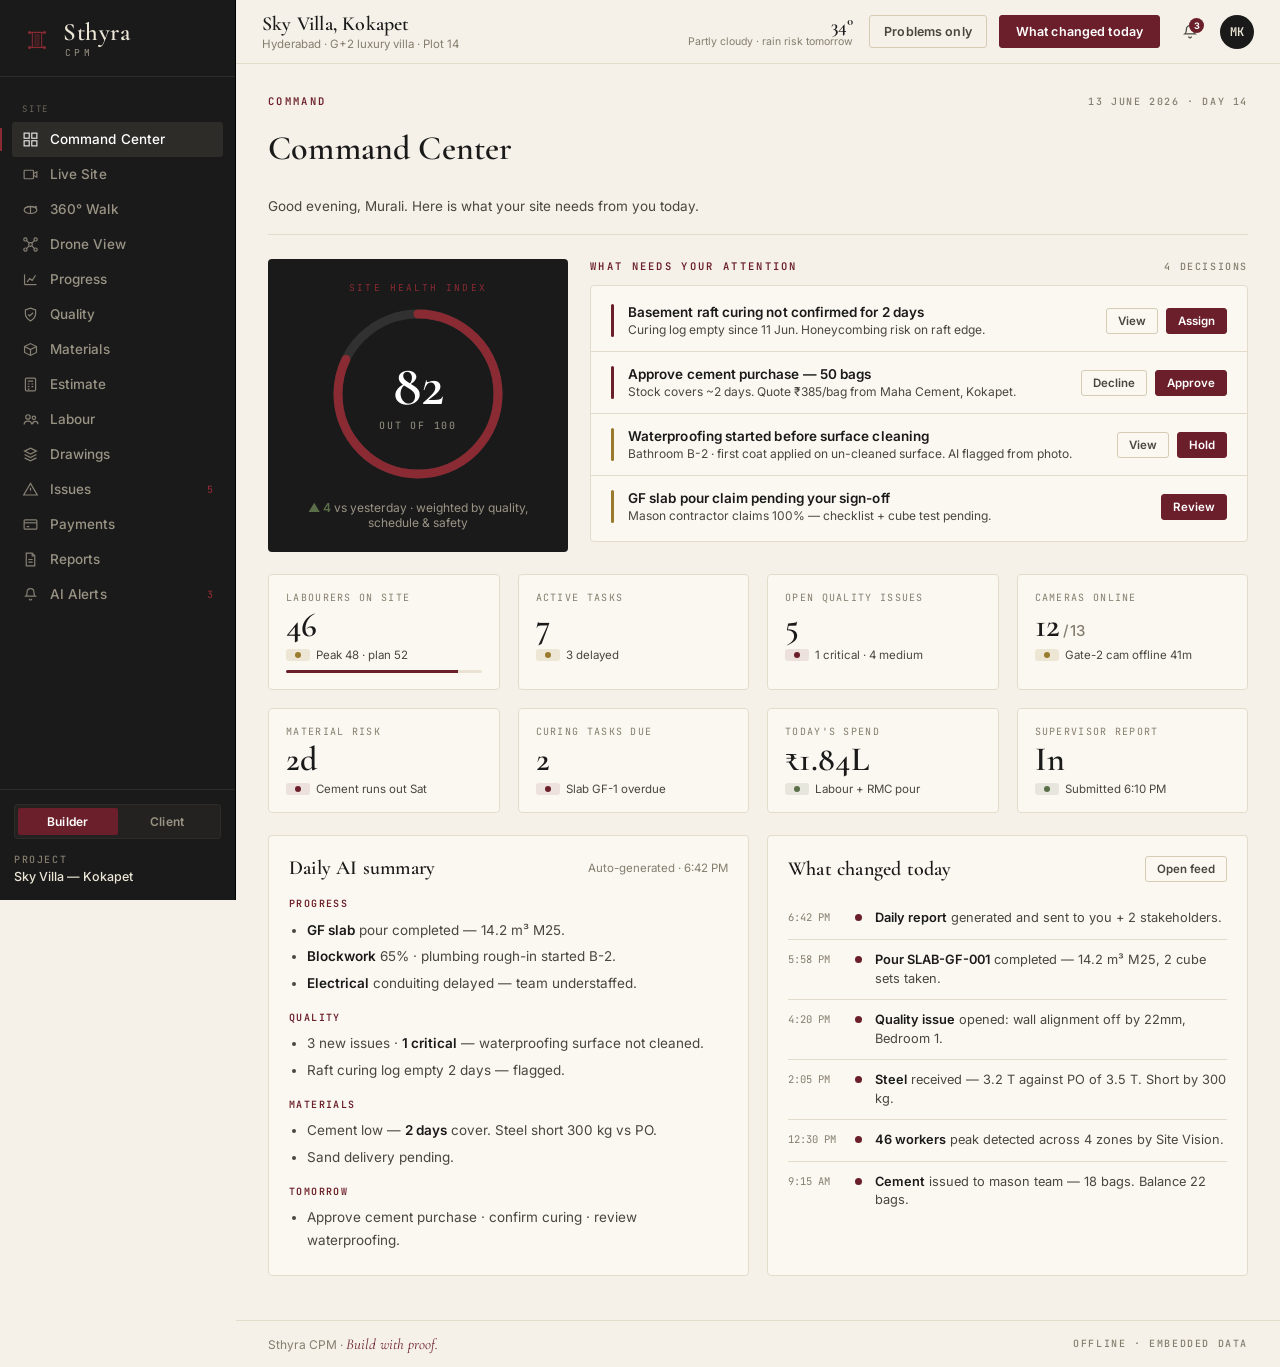
<file: index.html>
<!DOCTYPE html>
<html lang="en">
<head>
  <meta charset="UTF-8" />
  <meta name="viewport" content="width=device-width, initial-scale=1.0" />
  <title>Sthyra CPM · Construction Command Center</title>
  <link rel="preconnect" href="https://fonts.googleapis.com" />
  <link rel="preconnect" href="https://fonts.gstatic.com" crossorigin />
  <link href="https://fonts.googleapis.com/css2?family=Cormorant+Garamond:ital,wght@0,400;0,500;0,600;0,700;1,400;1,500;1,600&family=Inter:wght@400;500;600;700&family=JetBrains+Mono:wght@400;500;600&display=swap" rel="stylesheet" />
  <style>
/* ============================================================
   STHYRA CPM — Construction Command Center
   Brand: Sthyra (functional register)
   Surfaces cream/charcoal · single burgundy accent
   Cormorant (display) · Inter (UI) · JetBrains Mono (labels)
   ============================================================ */

:root{
  /* surfaces */
  --paper:#F5F1E8;        /* main canvas */
  --paper-2:#FBF8F1;      /* raised card */
  --paper-3:#EFEADB;      /* sunken track / hover */
  --paper-4:#EAE3D1;      /* deeper sunken */

  /* ink */
  --ink:#1A1A1A;
  --ink-2:#4A463E;
  --ink-3:#857E6F;        /* muted / meta */

  /* hairlines */
  --hair:#E4DCCB;
  --hair-2:#D6CCB6;

  /* accent — burgundy, single */
  --accent:#6B1F2A;
  --accent-2:#8A2A33;
  --accent-wash:rgba(107,31,42,.07);
  --accent-line:rgba(107,31,42,.22);

  /* restrained, earthy status palette */
  --ok:#5B6E4A;           --ok-wash:rgba(91,110,74,.12);
  --warn:#9A7B2E;         --warn-wash:rgba(154,123,46,.14);
  --crit:#6B1F2A;         --crit-wash:rgba(107,31,42,.10);

  /* charcoal rail */
  --char:#1A1A1A;
  --char-2:#232220;
  --char-3:#2E2C28;
  --on-dark:#ECE6D7;
  --on-dark-2:#9A9485;
  --on-dark-3:#6A655B;

  /* type */
  --f-display:'Cormorant Garamond', Georgia, 'Times New Roman', serif;
  --f-ui:'Inter', system-ui, -apple-system, sans-serif;
  --f-mono:'JetBrains Mono', ui-monospace, Menlo, monospace;

  --rail-w:236px;
  --topbar-h:64px;
}

*{box-sizing:border-box}
html,body{margin:0;height:100%}
body{
  font-family:var(--f-ui);
  background:var(--paper);
  color:var(--ink);
  -webkit-font-smoothing:antialiased;
  text-rendering:optimizeLegibility;
}
button{font-family:inherit;cursor:pointer}
::selection{background:var(--accent);color:#fff}

/* scrollbars */
*::-webkit-scrollbar{width:9px;height:9px}
*::-webkit-scrollbar-thumb{background:var(--hair-2);border-radius:0}
*::-webkit-scrollbar-track{background:transparent}

/* shared atoms ---------------------------------------------------- */
.mono-label{
  font-family:var(--f-mono);font-size:10px;letter-spacing:.16em;
  text-transform:uppercase;color:var(--ink-3);font-weight:500;
}
.eyebrow{
  font-family:var(--f-mono);font-size:10.5px;letter-spacing:.22em;
  text-transform:uppercase;color:var(--accent);font-weight:600;
}
em{font-style:italic}

/* ============================================================ APP SHELL */
.app{display:flex;min-height:100vh}

/* ── sidebar rail ───────────────────────────────────────────── */
.rail{
  width:var(--rail-w);flex:0 0 var(--rail-w);
  background:var(--char);color:var(--on-dark);
  display:flex;flex-direction:column;
  position:sticky;top:0;height:100vh;
  border-right:1px solid #000;
}
.rail__brand{
  display:flex;align-items:center;gap:11px;
  padding:20px 22px 18px;
  border-bottom:1px solid var(--char-3);
}
.brandmark{color:var(--accent-2);display:flex}
.brandmark__word{display:flex;flex-direction:column;line-height:1}
.brandmark__name{
  font-family:var(--f-display);font-size:25px;font-weight:600;
  letter-spacing:.02em;color:var(--on-dark);
}
.brandmark__sub{
  font-family:var(--f-mono);font-size:9.5px;letter-spacing:.36em;
  color:var(--on-dark-2);margin-top:3px;padding-left:2px;
}

.nav{flex:1;overflow-y:auto;padding:12px 12px 8px}
.nav__group-label{
  font-family:var(--f-mono);font-size:9px;letter-spacing:.2em;
  text-transform:uppercase;color:var(--on-dark-3);
  padding:14px 10px 7px;
}
.nav__item{
  display:flex;align-items:center;gap:11px;width:100%;
  background:none;border:0;color:var(--on-dark-2);
  padding:9px 10px;text-align:left;font-size:13.5px;font-weight:500;
  border-radius:3px;letter-spacing:.005em;position:relative;
  transition:background .12s,color .12s;
}
.nav__item svg{width:17px;height:17px;flex:0 0 17px;opacity:.85}
.nav__item:hover{background:var(--char-2);color:var(--on-dark)}
.nav__item.is-active{background:var(--char-3);color:#fff}
.nav__item.is-active::before{
  content:"";position:absolute;left:-12px;top:6px;bottom:6px;width:2px;
  background:var(--accent-2);
}
.nav__item .nav__count{
  margin-left:auto;font-family:var(--f-mono);font-size:10px;
  color:var(--on-dark-3);
}
.nav__item.is-active .nav__count{color:var(--accent-2)}
.nav__item .nav__count.is-alert{color:var(--accent-2)}

.rail__foot{padding:14px 14px 16px;border-top:1px solid var(--char-3)}
.role{display:flex;background:var(--char-2);border:1px solid var(--char-3);border-radius:3px;padding:3px}
.role__btn{
  flex:1;background:none;border:0;color:var(--on-dark-2);
  font-size:12px;font-weight:600;padding:6px 8px;border-radius:2px;
  letter-spacing:.02em;
}
.role__btn.is-active{background:var(--accent);color:#fff}
.rail__project{display:flex;flex-direction:column;gap:3px;margin-top:14px}
.rail__projname{font-size:12.5px;color:var(--on-dark);font-weight:500}

/* ── main column ────────────────────────────────────────────── */
.main{flex:1;min-width:0;display:flex;flex-direction:column}

.topbar{
  height:var(--topbar-h);flex:0 0 var(--topbar-h);
  display:flex;align-items:center;justify-content:space-between;
  gap:18px;padding:0 26px;background:var(--paper);
  border-bottom:1px solid var(--hair);
  position:sticky;top:0;z-index:30;
}
.topbar__left{display:flex;align-items:center;gap:14px;min-width:0}
.topbar__project{display:flex;flex-direction:column;min-width:0}
.topbar__projname{
  font-family:var(--f-display);font-size:20px;font-weight:600;
  letter-spacing:.01em;line-height:1.1;
}
.topbar__meta{font-size:11.5px;color:var(--ink-3);margin-top:2px;white-space:nowrap;overflow:hidden;text-overflow:ellipsis}

.topbar__right{display:flex;align-items:center;gap:12px}
.weather{display:flex;flex-direction:column;align-items:flex-end;line-height:1.15;margin-right:4px}
.weather__temp{font-family:var(--f-display);font-size:19px;font-weight:600}
.weather__desc{font-size:10.5px;color:var(--ink-3)}

.ghostbtn{
  background:none;border:1px solid var(--hair-2);color:var(--ink-2);
  font-size:12.5px;font-weight:600;padding:8px 14px;border-radius:3px;
  letter-spacing:.01em;transition:.12s;
}
.ghostbtn:hover{border-color:var(--ink-3);background:var(--paper-3)}
.ghostbtn[aria-pressed="true"]{background:var(--accent);border-color:var(--accent);color:#fff}
.solidbtn{
  background:var(--accent);border:1px solid var(--accent);color:#fff;
  font-size:12.5px;font-weight:600;padding:8px 16px;border-radius:3px;
  letter-spacing:.01em;transition:.12s;
}
.solidbtn:hover{background:var(--accent-2)}

.iconbtn{
  background:none;border:1px solid transparent;color:var(--ink-2);
  width:36px;height:36px;border-radius:3px;display:flex;align-items:center;
  justify-content:center;position:relative;transition:.12s;
}
.iconbtn:hover{background:var(--paper-3)}
.bell__dot{
  position:absolute;top:3px;right:3px;min-width:15px;height:15px;
  background:var(--accent);color:#fff;border-radius:8px;font-size:9px;
  font-weight:700;display:flex;align-items:center;justify-content:center;padding:0 3px;
}
.rail-toggle{display:none;flex-direction:column;gap:3px;width:30px;height:30px;align-items:center;justify-content:center}
.rail-toggle span{width:16px;height:1.6px;background:var(--ink-2)}
.avatar{
  width:34px;height:34px;border-radius:50%;background:var(--char);color:var(--on-dark);
  display:flex;align-items:center;justify-content:center;font-size:12px;font-weight:600;
  font-family:var(--f-mono);letter-spacing:.04em;
}

/* ── view area ──────────────────────────────────────────────── */
.view{flex:1;padding:30px 32px 44px;max-width:1320px;width:100%;margin:0 auto;animation:rise .28s ease}
@keyframes rise{from{opacity:0;transform:translateY(6px)}to{opacity:1;transform:none}}

.appfoot{
  display:flex;justify-content:space-between;align-items:center;
  padding:14px 32px;border-top:1px solid var(--hair);color:var(--ink-3);
  font-size:12px;max-width:1320px;width:100%;margin:0 auto;
}
.appfoot em{color:var(--accent);font-family:var(--f-display);font-size:15px}

/* ── page header ────────────────────────────────────────────── */
.page-head{margin-bottom:24px}
.page-head__top{display:flex;align-items:baseline;justify-content:space-between;gap:16px;flex-wrap:wrap}
.page-title{font-family:var(--f-display);font-size:34px;font-weight:600;line-height:1.05;letter-spacing:.005em}
.page-title em{color:var(--accent)}
.page-sub{font-size:13.5px;color:var(--ink-2);margin-top:7px;max-width:680px;line-height:1.5}
.page-head__rule{height:1px;background:var(--hair);margin-top:18px}

/* ── generic cards ──────────────────────────────────────────── */
.card{
  background:var(--paper-2);border:1px solid var(--hair);
  border-radius:4px;padding:20px;
}
.card--flush{padding:0;overflow:hidden}
.card__head{display:flex;align-items:center;justify-content:space-between;gap:12px;margin-bottom:16px}
.card__title{font-family:var(--f-display);font-size:20px;font-weight:600;letter-spacing:.01em}
.card__hint{font-size:11.5px;color:var(--ink-3)}

.grid{display:grid;gap:18px}
.g-2{grid-template-columns:repeat(2,1fr)}
.g-3{grid-template-columns:repeat(3,1fr)}
.g-4{grid-template-columns:repeat(4,1fr)}
.col-span-2{grid-column:span 2}
.col-span-3{grid-column:span 3}

/* ── KPI cells ──────────────────────────────────────────────── */
.kpi{
  background:var(--paper-2);border:1px solid var(--hair);border-radius:4px;
  padding:16px 17px;display:flex;flex-direction:column;gap:5px;position:relative;
}
.kpi__label{font-family:var(--f-mono);font-size:10px;letter-spacing:.13em;text-transform:uppercase;color:var(--ink-3)}
.kpi__val{font-family:var(--f-display);font-size:34px;font-weight:600;line-height:1;letter-spacing:.01em}
.kpi__val .unit{font-size:15px;color:var(--ink-3);font-family:var(--f-ui);font-weight:500;margin-left:3px}
.kpi__foot{font-size:11.5px;color:var(--ink-2);display:flex;align-items:center;gap:6px}
.kpi__bar{height:3px;background:var(--paper-4);border-radius:2px;overflow:hidden;margin-top:3px}
.kpi__bar > i{display:block;height:100%;background:var(--accent)}
.kpi--accent{background:var(--char);border-color:var(--char)}
.kpi--accent .kpi__label{color:var(--on-dark-2)}
.kpi--accent .kpi__val{color:#fff}
.kpi--accent .kpi__foot{color:var(--on-dark-2)}
.kpi--click{cursor:pointer;transition:border-color .12s,background .12s,box-shadow .12s,transform .05s}
.kpi--click:hover{border-color:var(--accent-line);background:var(--paper);box-shadow:0 1px 0 var(--accent-line)}
.kpi--click:active{transform:translateY(1px)}
.kpi--click:focus-visible{outline:2px solid var(--accent);outline-offset:2px}
.kpi__more{position:absolute;top:14px;right:15px;font-family:var(--f-mono);font-size:9.5px;letter-spacing:.08em;text-transform:uppercase;color:var(--accent);opacity:0;transition:opacity .12s}
.kpi--click:hover .kpi__more{opacity:1}

/* ── pills / tags ───────────────────────────────────────────── */
.pill{
  display:inline-flex;align-items:center;gap:5px;font-size:11px;font-weight:600;
  padding:3px 9px;border-radius:3px;letter-spacing:.02em;
  font-family:var(--f-mono);text-transform:uppercase;line-height:1.4;
}
.pill .dot{width:6px;height:6px;border-radius:50%;background:currentColor}
.pill--ok{color:var(--ok);background:var(--ok-wash)}
.pill--warn{color:var(--warn);background:var(--warn-wash)}
.pill--crit{color:var(--crit);background:var(--crit-wash)}
.pill--neutral{color:var(--ink-2);background:var(--paper-3)}
.pill--ghost{color:var(--ink-3);background:transparent;border:1px solid var(--hair-2)}

/* ── progress bars ──────────────────────────────────────────── */
.bar{height:6px;background:var(--paper-4);border-radius:3px;overflow:hidden}
.bar > i{display:block;height:100%;background:var(--accent);border-radius:3px}
.bar--ok > i{background:var(--ok)}
.bar--warn > i{background:var(--warn)}

/* ── tables ─────────────────────────────────────────────────── */
.tbl{width:100%;border-collapse:collapse;font-size:13px}
.tbl thead th{
  font-family:var(--f-mono);font-size:9.5px;letter-spacing:.13em;text-transform:uppercase;
  color:var(--ink-3);text-align:left;font-weight:500;padding:11px 16px;
  border-bottom:1px solid var(--hair-2);background:var(--paper-3);
}
.tbl tbody td{padding:13px 16px;border-bottom:1px solid var(--hair);vertical-align:middle}
.tbl tbody tr:last-child td{border-bottom:0}
.tbl tbody tr{transition:background .1s}
.tbl tbody tr.clickable:hover{background:var(--paper-3);cursor:pointer}
.tbl .num{font-family:var(--f-mono);font-size:12.5px}
.tbl .strong{font-weight:600}
.t-r{text-align:right}

/* ── buttons inline ─────────────────────────────────────────── */
.minibtn{
  background:none;border:1px solid var(--hair-2);color:var(--ink-2);
  font-size:11.5px;font-weight:600;padding:5px 11px;border-radius:3px;transition:.12s;
}
.minibtn:hover{background:var(--paper-3);border-color:var(--ink-3)}
.minibtn--accent{background:var(--accent);border-color:var(--accent);color:#fff}
.minibtn--accent:hover{background:var(--accent-2)}

/* ============================================================ COMMAND CENTER */
.cc-hero{display:grid;grid-template-columns:300px 1fr;gap:22px;margin-bottom:22px}
.health{
  background:var(--char);color:var(--on-dark);border-radius:4px;padding:22px;
  display:flex;flex-direction:column;align-items:center;text-align:center;
}
.health__gauge{position:relative;width:184px;height:184px;margin:6px 0 4px}
.health__score{position:absolute;inset:0;display:flex;flex-direction:column;align-items:center;justify-content:center}
.health__num{font-family:var(--f-display);font-size:58px;font-weight:600;line-height:1;color:#fff}
.health__den{font-family:var(--f-mono);font-size:10px;letter-spacing:.18em;color:var(--on-dark-2);margin-top:4px}
.health__cap{font-family:var(--f-mono);font-size:9.5px;letter-spacing:.22em;text-transform:uppercase;color:var(--accent-2);margin-bottom:2px}
.health__delta{font-size:12px;color:var(--on-dark-2);margin-top:10px}
.health__delta b{color:var(--ok);font-weight:600}

.attention{background:var(--paper-2);border:1px solid var(--hair);border-radius:4px;padding:4px 0;overflow:hidden}
.attn-row{
  display:flex;align-items:center;gap:14px;padding:14px 20px;
  border-bottom:1px solid var(--hair);transition:background .1s;
}
.attn-row:last-child{border-bottom:0}
.attn-row:hover{background:var(--paper-3)}
.attn-row__mark{width:3px;align-self:stretch;border-radius:2px;flex:0 0 3px}
.attn-row__body{flex:1;min-width:0}
.attn-row__t{font-size:13.5px;font-weight:600;letter-spacing:.005em}
.attn-row__d{font-size:12px;color:var(--ink-2);margin-top:2px}
.attn-row__actions{display:flex;gap:8px;flex-shrink:0}

.summary{line-height:1.65;font-size:13.5px;color:var(--ink-2)}
.summary h4{font-family:var(--f-mono);font-size:10px;letter-spacing:.14em;text-transform:uppercase;color:var(--accent);margin:16px 0 6px;font-weight:600}
.summary h4:first-child{margin-top:0}
.summary ul{margin:0;padding-left:18px}
.summary li{margin-bottom:4px}
.summary li b{color:var(--ink);font-weight:600}

/* feed */
.feed{display:flex;flex-direction:column}
.feed__row{display:flex;gap:13px;padding:11px 0;border-bottom:1px solid var(--hair)}
.feed__row:last-child{border-bottom:0}
.feed__time{font-family:var(--f-mono);font-size:10.5px;color:var(--ink-3);width:54px;flex-shrink:0;padding-top:1px}
.feed__dot{width:7px;height:7px;border-radius:50%;background:var(--accent);margin-top:5px;flex-shrink:0}
.feed__txt{font-size:12.8px;color:var(--ink-2);line-height:1.45}
.feed__txt b{color:var(--ink);font-weight:600}

/* ============================================================ LIVE SITE */
.cam-grid{display:grid;grid-template-columns:repeat(3,1fr);gap:16px}
.cam{
  background:var(--char);border:1px solid var(--char-3);border-radius:4px;overflow:hidden;
  aspect-ratio:16/10;position:relative;color:var(--on-dark);
}
.cam__feed{position:absolute;inset:0;
  background:
    repeating-linear-gradient(115deg,rgba(255,255,255,.018) 0 2px,transparent 2px 9px),
    linear-gradient(160deg,#2b2926,#171513 70%);
}
.cam__feed::after{content:"";position:absolute;inset:0;background:radial-gradient(120% 80% at 30% 20%,rgba(255,255,255,.06),transparent 60%)}
.cam__scan{position:absolute;left:0;right:0;height:42px;background:linear-gradient(180deg,transparent,rgba(138,42,51,.12),transparent);animation:scan 5.5s linear infinite}
@keyframes scan{0%{top:-42px}100%{top:100%}}
.cam__top{position:absolute;top:0;left:0;right:0;display:flex;justify-content:space-between;align-items:center;padding:9px 11px;z-index:2}
.cam__live{display:inline-flex;align-items:center;gap:5px;font-family:var(--f-mono);font-size:9px;letter-spacing:.12em;font-weight:600}
.cam__live .dot{width:6px;height:6px;border-radius:50%;background:#d8454f;box-shadow:0 0 0 0 rgba(216,69,79,.6);animation:pulse 1.8s infinite}
@keyframes pulse{0%{box-shadow:0 0 0 0 rgba(216,69,79,.6)}70%{box-shadow:0 0 0 7px rgba(216,69,79,0)}100%{box-shadow:0 0 0 0 rgba(216,69,79,0)}}
.cam__time{font-family:var(--f-mono);font-size:9.5px;color:var(--on-dark-2)}
.cam__bottom{position:absolute;bottom:0;left:0;right:0;padding:10px 11px;z-index:2;display:flex;justify-content:space-between;align-items:flex-end;background:linear-gradient(0deg,rgba(0,0,0,.55),transparent)}
.cam__zone{font-size:12.5px;font-weight:600;color:#fff}
.cam__people{font-family:var(--f-mono);font-size:10px;color:var(--on-dark);background:rgba(0,0,0,.35);padding:3px 7px;border-radius:3px}
.cam__bbox{position:absolute;border:1px solid rgba(138,42,51,.85);border-radius:1px;z-index:2}
.cam__bbox span{position:absolute;top:-14px;left:-1px;font-family:var(--f-mono);font-size:8px;background:var(--accent-2);color:#fff;padding:0 3px;letter-spacing:.04em}
.cam--off .cam__feed{background:linear-gradient(160deg,#211f1d,#141210)}
.cam--off .cam__offline{position:absolute;inset:0;display:flex;flex-direction:column;align-items:center;justify-content:center;gap:6px;color:var(--on-dark-3);z-index:2}
.cam--off .cam__offline b{font-size:13px;color:var(--on-dark-2)}

/* site plan */
.siteplan{position:relative;width:100%;aspect-ratio:16/9;background:var(--paper-3);border:1px solid var(--hair);border-radius:4px;overflow:hidden}
.zone{
  position:absolute;border:1px solid var(--hair-2);background:var(--paper-2);
  display:flex;flex-direction:column;justify-content:space-between;padding:9px 10px;
  transition:.15s;cursor:pointer;border-radius:2px;
}
.zone:hover,.zone.is-active{border-color:var(--accent);background:var(--accent-wash)}
.zone__name{font-size:11.5px;font-weight:600}
.zone__count{font-family:var(--f-display);font-size:23px;font-weight:600;line-height:1}
.zone__count .lbl{font-family:var(--f-mono);font-size:9px;color:var(--ink-3);font-weight:500;display:block;letter-spacing:.1em}

/* ============================================================ PROGRESS / TIMELINE */
.wp-row{display:flex;align-items:center;gap:16px;padding:14px 0;border-bottom:1px solid var(--hair)}
.wp-row:last-child{border-bottom:0}
.wp-row__name{flex:0 0 220px;font-size:13.5px;font-weight:600}
.wp-row__name small{display:block;font-weight:400;color:var(--ink-3);font-size:11px;margin-top:2px;font-family:var(--f-mono)}
.wp-row__bar{flex:1}
.wp-row__pct{flex:0 0 48px;text-align:right;font-family:var(--f-mono);font-size:13px;font-weight:600}
.wp-row__status{flex:0 0 110px;text-align:right}

.scrubber{padding:22px 24px}
.scrub-track{position:relative;height:46px;margin:18px 4px 8px}
.scrub-line{position:absolute;top:50%;left:0;right:0;height:2px;background:var(--hair-2);transform:translateY(-50%)}
.scrub-line__fill{position:absolute;top:0;left:0;height:100%;background:var(--accent)}
.scrub-tick{position:absolute;top:50%;width:9px;height:9px;border-radius:50%;background:var(--paper);border:2px solid var(--hair-2);transform:translate(-50%,-50%);transition:.12s}
.scrub-tick.done{border-color:var(--accent);background:var(--accent)}
.scrub-tick.is-active{width:15px;height:15px;border-color:var(--accent);background:var(--paper);box-shadow:0 0 0 4px var(--accent-wash)}
.scrub-tick__lbl{position:absolute;top:18px;left:50%;transform:translateX(-50%);font-family:var(--f-mono);font-size:9px;color:var(--ink-3);white-space:nowrap}
.scrub-input{width:100%;-webkit-appearance:none;appearance:none;background:transparent;height:30px;cursor:pointer;position:relative;z-index:3;margin:0}
.scrub-input::-webkit-slider-thumb{-webkit-appearance:none;width:24px;height:24px;border-radius:50%;background:var(--accent);border:3px solid var(--paper);box-shadow:0 1px 4px rgba(0,0,0,.25)}
.scrub-input::-moz-range-thumb{width:24px;height:24px;border-radius:50%;background:var(--accent);border:3px solid var(--paper)}

.daycard{display:grid;grid-template-columns:240px 1fr;gap:22px;margin-top:8px}
.dayview{background:var(--char);border-radius:4px;aspect-ratio:4/3;position:relative;overflow:hidden;color:var(--on-dark)}
.dayview__img{position:absolute;inset:0;background:
  repeating-linear-gradient(120deg,rgba(255,255,255,.02) 0 3px,transparent 3px 11px),
  linear-gradient(155deg,#322f2b,#181614);}
.dayview__tag{position:absolute;top:10px;left:10px;font-family:var(--f-mono);font-size:9px;letter-spacing:.12em;background:rgba(0,0,0,.4);padding:4px 8px;border-radius:3px;color:var(--on-dark)}
.dayview__date{position:absolute;bottom:12px;left:12px;font-family:var(--f-display);font-size:26px;font-weight:600;color:#fff}
.daystat{display:grid;grid-template-columns:repeat(2,1fr);gap:1px;background:var(--hair);border:1px solid var(--hair);border-radius:4px;overflow:hidden}
.daystat__cell{background:var(--paper-2);padding:15px 16px}
.daystat__lbl{font-family:var(--f-mono);font-size:9.5px;letter-spacing:.12em;text-transform:uppercase;color:var(--ink-3)}
.daystat__val{font-family:var(--f-display);font-size:25px;font-weight:600;margin-top:4px;line-height:1}
.daystat__note{font-size:11.5px;color:var(--ink-2);margin-top:3px}

/* ============================================================ SUB-TABS */
.subtabs{display:flex;gap:2px;border-bottom:1px solid var(--hair);margin-bottom:22px;overflow-x:auto}
.subtab{
  background:none;border:0;border-bottom:2px solid transparent;color:var(--ink-3);
  font-size:13px;font-weight:600;padding:10px 15px;white-space:nowrap;letter-spacing:.01em;transition:.12s;
}
.subtab:hover{color:var(--ink-2)}
.subtab.is-active{color:var(--accent);border-bottom-color:var(--accent)}

/* checklist */
.chk{display:flex;flex-direction:column}
.chk__group{font-family:var(--f-mono);font-size:10px;letter-spacing:.14em;text-transform:uppercase;color:var(--accent);font-weight:600;margin:18px 0 4px}
.chk__group:first-child{margin-top:0}
.chk__item{display:flex;align-items:center;gap:12px;padding:10px 2px;border-bottom:1px solid var(--hair)}
.chk__box{width:18px;height:18px;border:1.5px solid var(--hair-2);border-radius:3px;flex-shrink:0;display:flex;align-items:center;justify-content:center;transition:.12s}
.chk__box.done{background:var(--ok);border-color:var(--ok)}
.chk__box.done svg{stroke:#fff}
.chk__box.pending{border-color:var(--warn);border-style:dashed}
.chk__label{font-size:13px;flex:1}
.chk__item.is-done .chk__label{color:var(--ink-3)}
.chk__meta{font-family:var(--f-mono);font-size:10px;color:var(--ink-3)}

/* QR cards */
.qr-grid{display:grid;grid-template-columns:repeat(4,1fr);gap:14px}
.qrcard{background:var(--paper-2);border:1px solid var(--hair);border-radius:4px;padding:16px;display:flex;flex-direction:column;gap:10px;cursor:pointer;transition:.12s}
.qrcard:hover{border-color:var(--accent-line);background:var(--paper-3)}
.qrcard__top{display:flex;justify-content:space-between;align-items:flex-start}
.qrcode{width:46px;height:46px;border:1px solid var(--hair-2);padding:4px;background:#fff;border-radius:2px}
.qrcard__id{font-family:var(--f-mono);font-size:10px;color:var(--ink-3);letter-spacing:.06em}
.qrcard__name{font-size:14px;font-weight:600}
.qrcard__foot{display:flex;justify-content:space-between;align-items:center;font-size:11px;color:var(--ink-2);border-top:1px solid var(--hair);padding-top:9px}

/* photo proof */
.proof-set{display:grid;grid-template-columns:repeat(3,1fr);gap:14px;margin-top:6px}
.photo{position:relative;aspect-ratio:4/3;border-radius:4px;overflow:hidden;border:1px solid var(--hair);background:var(--char)}
.photo__img{position:absolute;inset:0;background:linear-gradient(155deg,#34302b,#1a1714)}
.photo__img--clean{background:linear-gradient(155deg,#3a4030,#1f2218)}
.photo__stage{position:absolute;top:9px;left:9px;font-family:var(--f-mono);font-size:9px;letter-spacing:.1em;background:rgba(0,0,0,.45);color:var(--on-dark);padding:3px 7px;border-radius:3px}
.photo__flag{position:absolute;bottom:9px;left:9px;right:9px;display:flex;align-items:center;gap:6px;font-size:10.5px;font-weight:600;background:rgba(0,0,0,.5);color:#fff;padding:5px 8px;border-radius:3px}
.photo__flag .dot{width:6px;height:6px;border-radius:50%}
.photo__empty{position:absolute;inset:0;display:flex;align-items:center;justify-content:center;color:var(--on-dark-3);font-size:11px;font-family:var(--f-mono);letter-spacing:.08em}

/* defect rows */
.defect{display:flex;align-items:center;gap:16px;padding:14px 0;border-bottom:1px solid var(--hair)}
.defect:last-child{border-bottom:0}
.defect__thumb{width:64px;height:48px;border-radius:3px;flex-shrink:0;background:linear-gradient(155deg,#34302b,#1a1714);position:relative;overflow:hidden}
.defect__thumb i{position:absolute;border:1.5px solid var(--accent-2);border-radius:1px}
.defect__body{flex:1;min-width:0}
.defect__t{font-size:13.5px;font-weight:600}
.defect__d{font-size:11.5px;color:var(--ink-2);margin-top:2px}
.conf{display:flex;align-items:center;gap:8px;flex:0 0 130px}
.conf__bar{flex:1;height:4px;background:var(--paper-4);border-radius:2px;overflow:hidden}
.conf__bar i{display:block;height:100%;background:var(--warn)}
.conf__num{font-family:var(--f-mono);font-size:11px;font-weight:600;width:34px;text-align:right}

/* stage-gate quality system */
.qg-row{display:flex;align-items:center;gap:14px;padding:13px 2px;border-bottom:1px solid var(--hair);transition:background .1s}
.qg-row:last-child{border-bottom:0}
.qg-row[data-stage]{cursor:pointer}
.qg-row[data-stage]:hover{background:var(--paper-3)}
.qg-row.is-locked{opacity:.72}
.qg-dot{width:9px;height:9px;border-radius:50%;flex-shrink:0}
.qg-body{flex:1;min-width:0}
.qg-name{font-size:13.5px;font-weight:600;display:flex;align-items:center;gap:8px}
.qg-hold{font-family:var(--f-mono);font-size:8px;letter-spacing:.1em;color:var(--accent);background:var(--accent-wash);border:1px solid var(--accent-line);padding:1px 5px;border-radius:3px}
.qg-sub{font-size:11.5px;color:var(--ink-3);margin-top:2px}
.qg-locktag{font-family:var(--f-mono);font-size:10px;color:var(--ink-3);border:1px solid var(--hair-2);padding:5px 10px;border-radius:3px}
.qc-back{background:none;border:0;color:var(--ink-2);font-size:12.5px;font-weight:600;padding:4px 0;margin-bottom:12px;cursor:pointer}
.qc-back:hover{color:var(--accent)}
.qc-insp-head{display:flex;align-items:flex-start;justify-content:space-between;gap:16px;margin-bottom:16px}
.qc-insp-title{font-family:var(--f-display);font-size:28px;font-weight:600;line-height:1.05;margin-top:4px}
.qc-insp-meta{display:flex;align-items:center;gap:12px;flex-shrink:0}
.qc-scorebig{font-family:var(--f-display);font-size:34px;font-weight:600;line-height:1}
.qc-scorebig small{font-size:14px;color:var(--ink-3)}
.qc-holdbanner{background:var(--crit-wash);border:1px solid var(--accent-line);color:var(--accent);font-size:12.5px;font-weight:500;padding:11px 14px;border-radius:4px;margin-bottom:14px;line-height:1.45}
.qi-row{display:flex;align-items:center;gap:12px;padding:10px 0;border-bottom:1px solid var(--hair)}
.qi-row:last-child{border-bottom:0}
.qi-dot{width:7px;height:7px;border-radius:50%;flex-shrink:0}
.qi-body{flex:1;min-width:0}
.qi-name{font-size:13px;font-weight:500}
.qi-meta{display:flex;gap:6px;flex-wrap:wrap;margin-top:3px}
.qi-tag{font-family:var(--f-mono);font-size:9px;letter-spacing:.04em;color:var(--ink-3);background:var(--paper-3);padding:2px 6px;border-radius:3px}
.qi-tag--photo{color:var(--accent)}
.qi-sev{font-family:var(--f-mono);font-size:8px;letter-spacing:.08em;text-transform:uppercase;padding:2px 6px;border-radius:3px}
.qi-sev--critical{color:var(--crit);background:var(--crit-wash)}
.qi-sev--major{color:var(--warn);background:var(--warn-wash)}
.qi-sev--minor{color:var(--ink-3);background:var(--paper-3)}
.qc-meas{width:78px;flex-shrink:0;border:1px solid var(--hair-2);border-radius:3px;padding:6px 8px;font-family:var(--f-mono);font-size:11px;background:var(--paper-2);color:var(--ink)}
.qc-meas:focus{outline:none;border-color:var(--accent)}
.qi-opts{display:flex;gap:3px;flex-shrink:0}
.qi-opt{background:var(--paper-2);border:1px solid var(--hair-2);color:var(--ink-3);font-size:10.5px;font-weight:600;padding:5px 8px;border-radius:3px;transition:.1s}
.qi-opt:hover{background:var(--paper-3)}
.qi-opt--pass.is-sel{background:var(--ok);border-color:var(--ok);color:#fff}
.qi-opt--fail.is-sel{background:var(--crit);border-color:var(--crit);color:#fff}
.qi-opt--na.is-sel{background:var(--ink-3);border-color:var(--ink-3);color:#fff}
.qc-actionbar{display:flex;gap:8px;flex-wrap:wrap;padding:16px 0 4px;position:sticky;bottom:0;background:linear-gradient(0deg,var(--paper) 70%,transparent)}
.qc-act{background:var(--paper-2);border:1px solid var(--hair-2);color:var(--ink-2);font-size:12px;font-weight:600;padding:9px 14px;border-radius:3px;transition:.12s}
.qc-act:hover{background:var(--paper-3);border-color:var(--ink-3)}
.qc-act--ok{background:var(--accent);border-color:var(--accent);color:#fff}
.qc-act--ok:hover{background:var(--accent-2)}
.qc-act--warn{border-color:var(--warn);color:var(--warn)}
.qc-act--crit{border-color:var(--crit);color:var(--crit)}

/* process quality checks */
.qc-row{display:flex;align-items:center;gap:14px;padding:13px 2px;border-bottom:1px solid var(--hair)}
.qc-row:last-child{border-bottom:0}
.qc-row{cursor:pointer;transition:background .1s}
.qc-row:hover{background:var(--paper-3)}
.qc-row__dot{width:8px;height:8px;border-radius:50%;flex-shrink:0}
.qc-row__body{flex:1;min-width:0}
.qc-row__name{font-size:13.5px;font-weight:600}
.qc-row__name small{font-family:var(--f-mono);font-size:10px;color:var(--ink-3);font-weight:400;letter-spacing:.04em}
.qc-row__fb{font-size:11.5px;color:var(--ink-2);margin-top:2px;overflow:hidden;text-overflow:ellipsis;white-space:nowrap;max-width:46ch}
.qc-stars{font-size:12px;letter-spacing:1px;color:var(--hair-2);flex-shrink:0;white-space:nowrap}
.qc-stars span.on{color:var(--warn)}
.qc-stars--input{font-size:24px;letter-spacing:3px;cursor:pointer;display:block;margin:2px 0}
.qc-stars--input span{cursor:pointer;color:var(--hair-2);transition:color .1s}
.qc-stars--input span.on{color:var(--warn)}
.qc-opts{display:flex;gap:8px;margin:2px 0 4px}
.qc-opt{flex:1;background:var(--paper-2);border:1px solid var(--hair-2);color:var(--ink-2);font-size:12.5px;font-weight:600;padding:9px 8px;border-radius:3px;transition:.12s}
.qc-opt:hover{background:var(--paper-3)}
.qc-opt.is-sel{background:var(--accent);border-color:var(--accent);color:#fff}
.qc-textarea{width:100%;min-height:96px;border:1px solid var(--hair-2);border-radius:4px;background:var(--paper-2);padding:11px 12px;font-family:var(--f-ui);font-size:13px;color:var(--ink);line-height:1.5;resize:vertical}
.qc-textarea:focus{outline:none;border-color:var(--accent)}

/* concrete pour record */
.pour-grid{display:grid;grid-template-columns:repeat(4,1fr);gap:1px;background:var(--hair);border:1px solid var(--hair);border-radius:4px;overflow:hidden}
.pour-cell{background:var(--paper-2);padding:13px 15px}
.pour-cell__lbl{font-family:var(--f-mono);font-size:9px;letter-spacing:.1em;text-transform:uppercase;color:var(--ink-3)}
.pour-cell__val{font-size:14px;font-weight:600;margin-top:5px}

/* ============================================================ MATERIALS */
.flow{display:flex;align-items:center;gap:0;overflow-x:auto;padding:6px 0}
.flow__step{display:flex;flex-direction:column;align-items:center;gap:7px;min-width:96px;flex-shrink:0}
.flow__node{width:34px;height:34px;border-radius:50%;border:1.5px solid var(--hair-2);display:flex;align-items:center;justify-content:center;font-family:var(--f-mono);font-size:11px;font-weight:600;color:var(--ink-3);background:var(--paper-2)}
.flow__step.done .flow__node{background:var(--accent);border-color:var(--accent);color:#fff}
.flow__step.current .flow__node{border-color:var(--accent);color:var(--accent);box-shadow:0 0 0 4px var(--accent-wash)}
.flow__lbl{font-size:10.5px;color:var(--ink-2);text-align:center;line-height:1.3}
.flow__link{flex:1;height:1.5px;background:var(--hair-2);min-width:18px;margin-top:-22px}
.flow__link.done{background:var(--accent)}

/* alert list (materials & ai) */
.alert{display:flex;gap:14px;padding:14px 18px;border:1px solid var(--hair);border-radius:4px;background:var(--paper-2);align-items:flex-start}
.alert + .alert{margin-top:10px}
.alert__mark{width:3px;align-self:stretch;border-radius:2px;flex:0 0 3px}
.alert__body{flex:1}
.alert__t{font-size:13.5px;font-weight:600}
.alert__d{font-size:12px;color:var(--ink-2);margin-top:3px;line-height:1.45}
.alert__meta{font-family:var(--f-mono);font-size:10px;color:var(--ink-3);margin-top:6px;display:flex;gap:12px;flex-wrap:wrap}
.alert__act{flex-shrink:0;display:flex;flex-direction:column;gap:7px;align-items:flex-end}

/* ============================================================ LABOR / SCORECARDS */
.hbar-row{display:flex;align-items:center;gap:14px;padding:9px 0}
.hbar-row__lbl{flex:0 0 130px;font-size:12.5px;font-weight:500}
.hbar{flex:1;height:22px;background:var(--paper-3);border-radius:3px;overflow:hidden;position:relative}
.hbar > i{display:block;height:100%;background:var(--accent);border-radius:3px}
.hbar-row__n{flex:0 0 36px;text-align:right;font-family:var(--f-mono);font-size:12.5px;font-weight:600}

.score-grid{display:grid;grid-template-columns:repeat(2,1fr);gap:18px}
.scorecard{background:var(--paper-2);border:1px solid var(--hair);border-radius:4px;padding:20px}
.scorecard__head{display:flex;justify-content:space-between;align-items:flex-start;margin-bottom:16px}
.scorecard__name{font-size:15px;font-weight:600}
.scorecard__trade{font-family:var(--f-mono);font-size:10px;color:var(--ink-3);letter-spacing:.08em;text-transform:uppercase;margin-top:3px}
.scorecard__score{font-family:var(--f-display);font-size:44px;font-weight:600;line-height:.9}
.scorecard__score small{font-size:17px;color:var(--ink-3)}
.scorecard__metrics{display:grid;grid-template-columns:repeat(2,1fr);gap:11px}
.smetric{display:flex;flex-direction:column;gap:2px}
.smetric__l{font-size:10.5px;color:var(--ink-3);font-family:var(--f-mono);letter-spacing:.06em}
.smetric__v{font-size:13.5px;font-weight:600}

/* ============================================================ DRAWINGS */
.cmp{display:grid;grid-template-columns:1fr 1fr;gap:1px;background:var(--hair);border:1px solid var(--hair);border-radius:4px;overflow:hidden;margin-bottom:18px}
.cmp__pane{background:var(--paper-2);position:relative;aspect-ratio:4/3}
.cmp__tag{position:absolute;top:10px;left:10px;font-family:var(--f-mono);font-size:9px;letter-spacing:.12em;text-transform:uppercase;background:rgba(26,26,26,.06);color:var(--ink-2);padding:4px 8px;border-radius:3px;z-index:2}
.cmp__draw{position:absolute;inset:0;background-image:
  linear-gradient(var(--hair) 1px,transparent 1px),
  linear-gradient(90deg,var(--hair) 1px,transparent 1px);
  background-size:22px 22px;}
.cmp__site{position:absolute;inset:0;background:linear-gradient(155deg,#34302b,#1c1916)}
.cmp__mismatch{position:absolute;border:1.5px dashed var(--accent-2);border-radius:1px;z-index:3}

/* ============================================================ PAYMENTS */
.pay-card{background:var(--paper-2);border:1px solid var(--hair);border-radius:4px;overflow:hidden}
.pay-card__head{display:flex;justify-content:space-between;align-items:center;padding:16px 20px;border-bottom:1px solid var(--hair)}
.pay-card__claim{font-size:14px;font-weight:600}
.pay-card__claim small{display:block;color:var(--ink-3);font-weight:400;font-size:11.5px;margin-top:2px;font-family:var(--f-mono)}
.pay-checks{display:grid;grid-template-columns:repeat(4,1fr);gap:1px;background:var(--hair)}
.pay-check{background:var(--paper-2);padding:13px 15px;display:flex;flex-direction:column;gap:6px}
.pay-check__l{font-size:11px;color:var(--ink-2)}
.pay-check__s{display:flex;align-items:center;gap:6px;font-size:11.5px;font-weight:600}
.pay-card__foot{display:flex;justify-content:space-between;align-items:center;padding:16px 20px;background:var(--paper-3)}
.pay-card__release{font-size:12px;color:var(--ink-2)}
.pay-card__release b{font-family:var(--f-display);font-size:20px;color:var(--ink);font-weight:600}
.pay-card__held b{color:var(--warn)}

/* ============================================================ REPORTS / VOICE */
.report{background:var(--paper-2);border:1px solid var(--hair);border-radius:4px;padding:30px 34px;max-width:760px}
.report__date{font-family:var(--f-mono);font-size:10px;letter-spacing:.16em;text-transform:uppercase;color:var(--accent);font-weight:600}
.report__title{font-family:var(--f-display);font-size:28px;font-weight:600;margin:6px 0 4px}
.report__rule{height:1px;background:var(--hair);margin:16px 0 20px}
.report h4{font-family:var(--f-mono);font-size:10px;letter-spacing:.14em;text-transform:uppercase;color:var(--ink-3);margin:20px 0 8px;font-weight:600}
.report p,.report li{font-size:13.5px;line-height:1.65;color:var(--ink-2)}
.report ul{margin:0;padding-left:18px}
.report li b{color:var(--ink);font-weight:600}

.voice{display:grid;grid-template-columns:1fr 1fr;gap:22px;align-items:start}
.voicenote{background:var(--char);color:var(--on-dark);border-radius:4px;padding:20px}
.voicenote__head{display:flex;align-items:center;gap:11px;margin-bottom:16px}
.voicenote__play{width:38px;height:38px;border-radius:50%;background:var(--accent);display:flex;align-items:center;justify-content:center;flex-shrink:0}
.voicenote__who{font-size:13px;font-weight:600;color:#fff}
.voicenote__when{font-family:var(--f-mono);font-size:10px;color:var(--on-dark-2);margin-top:2px}
.waveform{display:flex;align-items:center;gap:2px;height:34px;margin:6px 0 14px}
.waveform i{flex:1;background:var(--on-dark-3);border-radius:1px;min-height:3px}
.voicenote__quote{font-family:var(--f-display);font-size:16.5px;font-style:italic;line-height:1.5;color:var(--on-dark)}
.parsed h4{font-family:var(--f-mono);font-size:9.5px;letter-spacing:.14em;text-transform:uppercase;color:var(--accent);margin:0 0 8px;font-weight:600}

/* ============================================================ AI AGENTS */
.agent-grid{display:grid;grid-template-columns:repeat(2,1fr);gap:14px}
.agentcard{background:var(--paper-2);border:1px solid var(--hair);border-radius:4px;padding:16px 18px;display:flex;gap:14px;align-items:flex-start}
.agentcard__icon{width:38px;height:38px;border-radius:4px;background:var(--char);color:var(--accent-2);display:flex;align-items:center;justify-content:center;flex-shrink:0}
.agentcard__icon svg{width:20px;height:20px}
.agentcard__body{flex:1;min-width:0}
.agentcard__name{font-size:13.5px;font-weight:600;display:flex;align-items:center;gap:8px}
.agentcard__job{font-size:11.5px;color:var(--ink-3);margin-top:2px}
.agentcard__last{font-size:12px;color:var(--ink-2);margin-top:9px;line-height:1.45;border-top:1px solid var(--hair);padding-top:9px}
.statusdot{width:7px;height:7px;border-radius:50%;flex-shrink:0}
.statusdot.live{background:var(--ok);box-shadow:0 0 0 0 var(--ok);animation:pulse-ok 2s infinite}
.statusdot.idle{background:var(--hair-2)}
@keyframes pulse-ok{0%{box-shadow:0 0 0 0 rgba(91,110,74,.5)}70%{box-shadow:0 0 0 6px rgba(91,110,74,0)}100%{box-shadow:0 0 0 0 rgba(91,110,74,0)}}

/* alert columns */
.alert-cols{display:grid;grid-template-columns:repeat(3,1fr);gap:18px;align-items:start}
.alert-col__head{display:flex;align-items:center;gap:9px;margin-bottom:13px}
.alert-col__head h3{font-family:var(--f-mono);font-size:11px;letter-spacing:.12em;text-transform:uppercase;font-weight:600}
.alert-col__head .count{font-family:var(--f-mono);font-size:10px;color:var(--ink-3);margin-left:auto}

/* ============================================================ DRAWER */
/* hidden must win over .drawer{display:flex} / .drawer-scrim positioning */
.drawer[hidden],.drawer-scrim[hidden]{display:none !important}
.drawer-scrim{position:fixed;inset:0;background:rgba(26,26,26,.42);z-index:60;animation:fade .2s}
@keyframes fade{from{opacity:0}to{opacity:1}}
.drawer{
  position:fixed;top:0;right:0;bottom:0;width:460px;max-width:92vw;z-index:70;
  background:var(--paper);border-left:1px solid var(--hair-2);
  display:flex;flex-direction:column;animation:slidein .26s cubic-bezier(.2,.7,.3,1);
  box-shadow:-18px 0 50px rgba(26,26,26,.12);
}
@keyframes slidein{from{transform:translateX(100%)}to{transform:none}}
.drawer__head{display:flex;align-items:flex-start;justify-content:space-between;gap:12px;padding:22px 24px 18px;border-bottom:1px solid var(--hair)}
.drawer__eyebrow{font-family:var(--f-mono);font-size:10px;letter-spacing:.16em;text-transform:uppercase;color:var(--accent);font-weight:600}
.drawer__title{font-family:var(--f-display);font-size:23px;font-weight:600;line-height:1.15;margin-top:5px}
.drawer__close{background:none;border:1px solid var(--hair-2);width:32px;height:32px;border-radius:3px;color:var(--ink-2);font-size:17px;flex-shrink:0;display:flex;align-items:center;justify-content:center}
.drawer__close:hover{background:var(--paper-3)}
.drawer__body{flex:1;overflow-y:auto;padding:22px 24px}
.drawer__foot{padding:16px 24px;border-top:1px solid var(--hair);display:flex;gap:10px}
.drawer__foot .solidbtn,.drawer__foot .ghostbtn{flex:1;text-align:center;justify-content:center}

.drawer-photo{aspect-ratio:16/10;border-radius:4px;background:linear-gradient(155deg,#34302b,#1a1714);position:relative;overflow:hidden;margin-bottom:18px}
.drawer-photo i{position:absolute;border:1.5px solid var(--accent-2);border-radius:1px}
.drawer-photo .cam__live{position:absolute;top:10px;left:10px;color:var(--on-dark)}

.kv{display:flex;flex-direction:column;gap:0;margin:6px 0 18px}
.kv__row{display:flex;justify-content:space-between;gap:14px;padding:10px 0;border-bottom:1px solid var(--hair);font-size:13px}
.kv__row:last-child{border-bottom:0}
.kv__k{color:var(--ink-3);font-family:var(--f-mono);font-size:11px;letter-spacing:.04em;text-transform:uppercase}
.kv__v{font-weight:500;text-align:right}

.thread{display:flex;flex-direction:column;gap:14px;margin-top:8px}
.thread__msg{font-size:12.8px;line-height:1.5}
.thread__who{font-weight:600;font-size:11px}
.thread__who small{color:var(--ink-3);font-weight:400;font-family:var(--f-mono);margin-left:7px}
.thread__txt{color:var(--ink-2);margin-top:2px}

.call-row{display:flex;gap:10px;margin-top:8px}
.call-btn{flex:1;display:flex;align-items:center;justify-content:center;gap:8px;padding:11px;border-radius:3px;font-size:12.5px;font-weight:600;border:1px solid var(--hair-2);background:var(--paper-2);color:var(--ink-2)}
.call-btn:hover{background:var(--paper-3)}
.call-btn.wa{color:var(--ok);border-color:var(--ok)}

/* section subhead inside body */
.subhead{font-family:var(--f-mono);font-size:10px;letter-spacing:.14em;text-transform:uppercase;color:var(--ink-3);font-weight:600;margin:22px 0 10px}
.subhead:first-child{margin-top:0}

/* utility */
.stack-12{display:flex;flex-direction:column;gap:12px}
.row-between{display:flex;align-items:center;justify-content:space-between;gap:12px}
.muted{color:var(--ink-3)}
.mt-18{margin-top:18px}.mt-24{margin-top:24px}
.client-banner{background:var(--accent-wash);border:1px solid var(--accent-line);border-radius:4px;padding:11px 16px;font-size:12.5px;color:var(--accent);margin-bottom:22px;display:flex;align-items:center;gap:9px}

/* ============================================================ 360 WALK */
.walk-grid{display:grid;gap:18px;grid-template-columns:minmax(0,1.62fr) minmax(0,340px);align-items:start}
.walk-grid > *{min-width:0}
.walk-stage{position:relative;border-radius:4px;overflow:hidden;border:1px solid var(--char-3);background:#100e0c;aspect-ratio:16/9;cursor:grab;user-select:none}
.walk-stage.grabbing{cursor:grabbing}
/* A-Frame 360 video/photo sphere mounted inside the stage */
.walk-aframe{position:absolute;inset:0;width:100%;height:100%;z-index:1}
/* hide A-Frame's injected VR/AR/fullscreen chrome — we use our own controls */
.a-enter-vr,.a-enter-ar,.a-enter-vr-button,.a-enter-ar-button,.a-orientation-modal{display:none!important}
.walk-stage .a-canvas{position:absolute;top:0;left:0;width:100%!important;height:100%!important}
.walk-stage.is-media .walk-compass{display:none}
.walk-stage.is-media .walk-top,.walk-stage.is-media .walk-hud,.walk-stage.is-media .walk-hint{pointer-events:none}
.walk-stage.is-media .walk-badge .dot{background:#d8454f}
/* fullscreen viewer */
.walk-stage:fullscreen{aspect-ratio:auto;width:100vw;height:100vh;border:0;border-radius:0}
.walk-stage:-webkit-full-screen{aspect-ratio:auto;width:100vw;height:100vh;border:0;border-radius:0}
.walk-stage:fullscreen .a-canvas,.walk-stage:-webkit-full-screen .a-canvas{width:100%!important;height:100%!important}
.walk-stage:fullscreen .walk-hud__name{font-size:30px}
.walk-stage:fullscreen .walk-hud{left:28px;bottom:26px}
.walk-stage:fullscreen .walk-ctrl{right:26px;bottom:26px}

/* ── split-screen compare ── */
.walk-stage--split{display:flex;align-items:stretch}
.cmp-pane{position:relative;flex:1 1 0;min-width:0;height:100%;overflow:hidden;isolation:isolate}
.cmp-pane .pano{position:absolute;inset:0}
.cmp-divider{flex:0 0 3px;background:linear-gradient(180deg,var(--accent-2),var(--accent));z-index:5}
/* each pane is an independent three.js sphere viewer on its own canvas */
.cmp-canvas{position:absolute;inset:0;width:100%;height:100%;display:block;background:#100e0c;z-index:1}
.cmp-pane__top{position:absolute;top:11px;left:12px;z-index:3;display:flex;align-items:center;gap:8px;pointer-events:none}
.cmp-pane__side{font-family:var(--f-mono);font-size:10px;font-weight:700;color:#fff;background:var(--accent);width:19px;height:19px;border-radius:50%;display:inline-flex;align-items:center;justify-content:center;flex-shrink:0}
.cmp-pane__date{font-family:var(--f-mono);font-size:10px;color:#fff;background:rgba(0,0,0,.5);padding:4px 8px;border-radius:3px;white-space:nowrap}
.cmp-pane__dates{position:absolute;bottom:11px;left:10px;right:10px;z-index:3;display:flex;gap:4px;flex-wrap:wrap;justify-content:center}
.cmp-pane__dates .walk-date{font-size:9.5px;padding:4px 7px;background:rgba(0,0,0,.42);color:#fff;border-color:rgba(255,255,255,.22)}
.cmp-pane__dates .walk-date:hover{background:rgba(0,0,0,.6)}
.cmp-pane__dates .walk-date.is-active{background:var(--accent);border-color:var(--accent)}
.walk-cmp-ctrl{position:absolute;top:12px;right:14px;z-index:6;display:flex;gap:8px;align-items:center}
.cmp-iconbtn{width:34px;height:34px;border-radius:50%;background:rgba(0,0,0,.45);border:1px solid rgba(255,255,255,.2);color:#fff;display:flex;align-items:center;justify-content:center;transition:.12s}
.cmp-iconbtn:hover{background:var(--accent);border-color:var(--accent)}
.cmp-exit{background:rgba(0,0,0,.5);border:1px solid rgba(255,255,255,.22);color:#fff;font-size:11.5px;font-weight:600;padding:8px 12px;border-radius:3px;transition:.12s}
.cmp-exit:hover{background:var(--accent);border-color:var(--accent)}
.cmp-summary{display:flex;flex-direction:column;gap:8px;font-size:12.5px;color:var(--ink-2)}
.cmp-summary > div{display:flex;align-items:center;gap:8px}
.cmp-summary .cmp-pane__side{width:18px;height:18px;font-size:9px}
.pano{position:absolute;inset:0;overflow:hidden}
.pano__layer{position:absolute;top:0;left:0;height:100%;width:240%;touch-action:none;will-change:transform}
.pano__bg{position:absolute;inset:0;background:linear-gradient(180deg,#0b0a08 0%,#1c1813 40%,#231e18 54%,#120f0b 100%)}
.pano__bg[data-floor="Basement"]{box-shadow:inset 0 0 220px rgba(40,60,92,.28)}
.pano__bg[data-floor="First Floor"]{box-shadow:inset 0 0 220px rgba(120,92,42,.22)}
.pano__bg[data-floor="Core"]{box-shadow:inset 0 0 220px rgba(72,72,78,.2)}
.pano__bays{position:absolute;inset:0;background-image:repeating-linear-gradient(90deg,transparent 0 9%,rgba(0,0,0,.5) 9% 10.4%,rgba(255,255,255,.035) 10.4% 11%,transparent 11% 20%)}
.pano__bays::after{content:"";position:absolute;left:0;right:0;top:15%;height:2px;background:rgba(255,255,255,.05)}
.pano__floor{position:absolute;left:0;right:0;bottom:0;height:42%;background:linear-gradient(180deg,rgba(40,34,26,0),#0d0a07)}
.pano__floor::before{content:"";position:absolute;inset:0;background-image:repeating-linear-gradient(90deg,rgba(255,255,255,.04) 0 1px,transparent 1px 7%);-webkit-mask:linear-gradient(180deg,transparent,#000);mask:linear-gradient(180deg,transparent,#000)}
.pano__sheen{position:absolute;top:0;bottom:0;left:-34%;width:34%;background:linear-gradient(90deg,transparent,rgba(255,240,210,.05),transparent);animation:walksheen 11s linear infinite}
@keyframes walksheen{0%{left:-34%}100%{left:140%}}
.pano__vignette{position:absolute;inset:0;background:radial-gradient(120% 80% at 50% 45%,transparent 48%,rgba(0,0,0,.55));pointer-events:none}

.pano__hot{position:absolute;transform:translate(-50%,-50%);z-index:4;background:none;border:0;padding:0;display:flex;flex-direction:column;align-items:center;gap:7px;cursor:pointer}
.pano__hot .ring{width:32px;height:32px;border-radius:50%;background:var(--accent);border:2px solid #fff;display:flex;align-items:center;justify-content:center;box-shadow:0 0 0 5px rgba(138,42,51,.3);animation:walkpulse 2.2s infinite;transition:transform .12s}
.pano__hot:hover .ring{transform:scale(1.12)}
@keyframes walkpulse{0%{box-shadow:0 0 0 0 rgba(138,42,51,.5)}70%{box-shadow:0 0 0 12px rgba(138,42,51,0)}100%{box-shadow:0 0 0 0 rgba(138,42,51,0)}}
.pano__hot .lbl{font-size:11px;font-weight:600;color:#fff;background:rgba(0,0,0,.55);padding:3px 9px;border-radius:3px;white-space:nowrap;opacity:.92}

.walk-top{position:absolute;top:0;left:0;right:0;display:flex;justify-content:space-between;align-items:center;padding:12px 15px;z-index:5;background:linear-gradient(180deg,rgba(0,0,0,.55),transparent)}
.walk-badge{display:inline-flex;align-items:center;gap:6px;font-family:var(--f-mono);font-size:9.5px;letter-spacing:.14em;font-weight:600;color:#fff}
.walk-badge .dot{width:6px;height:6px;border-radius:50%;background:var(--accent-2);animation:pulse 1.8s infinite}
.walk-cap{font-family:var(--f-mono);font-size:10px;color:var(--on-dark-2)}
.walk-compass{position:absolute;top:48px;left:50%;transform:translateX(-50%);z-index:6;display:flex;flex-direction:column;align-items:center;gap:5px}
.walk-compass__dial{width:42px;height:42px;border-radius:50%;border:1px solid rgba(255,255,255,.22);background:rgba(0,0,0,.32);position:relative}
.walk-compass__dial::after{content:"N";position:absolute;top:2px;left:50%;transform:translateX(-50%);font-family:var(--f-mono);font-size:7px;color:var(--on-dark-2)}
.walk-compass__needle{position:absolute;left:50%;top:50%;width:0;height:0;border-left:3px solid transparent;border-right:3px solid transparent;border-bottom:14px solid var(--accent-2);transform-origin:50% 100%;transform:translate(-50%,-100%) rotate(0deg)}
.walk-compass__lbl{font-family:var(--f-mono);font-size:9.5px;color:#fff;background:rgba(0,0,0,.4);padding:2px 7px;border-radius:3px}
.walk-hud{position:absolute;left:16px;bottom:15px;z-index:5;max-width:62%}
.walk-hud__floor{font-family:var(--f-mono);font-size:9.5px;letter-spacing:.16em;text-transform:uppercase;color:var(--accent-2);font-weight:600}
.walk-hud__name{font-family:var(--f-display);font-size:23px;font-weight:600;color:#fff;line-height:1.1;margin-top:2px}
.walk-hud__note{font-size:12px;color:var(--on-dark-2);margin-top:3px}
.walk-hint{position:absolute;left:50%;bottom:17px;transform:translateX(-50%);z-index:5;font-family:var(--f-mono);font-size:9px;letter-spacing:.12em;text-transform:uppercase;color:var(--on-dark-2);background:rgba(0,0,0,.3);padding:5px 11px;border-radius:20px;pointer-events:none;animation:walkhint 5s ease forwards 2.5s}
@keyframes walkhint{to{opacity:0}}
.walk-ctrl{position:absolute;right:15px;bottom:15px;z-index:6;display:flex;gap:8px}
.walk-ctrl button{width:36px;height:36px;border-radius:50%;background:rgba(0,0,0,.45);border:1px solid rgba(255,255,255,.2);color:#fff;font-size:15px;display:flex;align-items:center;justify-content:center;line-height:1;transition:.12s}
.walk-ctrl button:hover,.walk-ctrl button.is-on{background:var(--accent);border-color:var(--accent)}

.walk-rail{display:flex;gap:12px;overflow-x:auto;padding:14px 2px 4px}
.walk-thumb{flex:0 0 150px;border:1px solid var(--hair);border-radius:4px;overflow:hidden;cursor:pointer;background:var(--paper-2);text-align:left;padding:0;transition:.12s}
.walk-thumb:hover{border-color:var(--hair-2)}
.walk-thumb.is-active{border-color:var(--accent);box-shadow:inset 0 0 0 1px var(--accent)}
.walk-thumb__img{position:relative;aspect-ratio:16/10;background:linear-gradient(155deg,#34302b,#171411)}
.walk-thumb__img::after{content:"";position:absolute;inset:0;background:repeating-linear-gradient(90deg,transparent 0 15%,rgba(0,0,0,.4) 15% 17%)}
.walk-thumb__tag{position:absolute;top:7px;left:7px;z-index:2;font-family:var(--f-mono);font-size:8px;letter-spacing:.1em;color:var(--on-dark);background:rgba(0,0,0,.45);padding:2px 6px;border-radius:3px}
.walk-thumb__dot{position:absolute;top:8px;right:8px;z-index:2;width:8px;height:8px;border-radius:50%}
.walk-thumb__meta{padding:9px 11px}
.walk-thumb__name{font-size:12px;font-weight:600;line-height:1.2}
.walk-thumb__floor{font-family:var(--f-mono);font-size:9px;color:var(--ink-3);margin-top:3px;letter-spacing:.06em}

.walk-dates{display:flex;gap:6px;flex-wrap:wrap}
.walk-date{font-family:var(--f-mono);font-size:11px;font-weight:600;padding:6px 10px;border-radius:3px;border:1px solid var(--hair-2);background:var(--paper-2);color:var(--ink-2);transition:.12s}
.walk-date:hover{background:var(--paper-3)}
.walk-date.is-active{background:var(--accent);border-color:var(--accent);color:#fff}
.walk-map{position:relative;aspect-ratio:4/3;background:var(--paper-3);border:1px solid var(--hair);border-radius:4px;overflow:hidden}
.walk-map__grid{position:absolute;inset:0;background-image:linear-gradient(var(--hair) 1px,transparent 1px),linear-gradient(90deg,var(--hair) 1px,transparent 1px);background-size:18px 18px;opacity:.55}
.walk-map__dot{position:absolute;width:9px;height:9px;border-radius:50%;background:var(--ink-3);transform:translate(-50%,-50%);border:1.5px solid var(--paper-2);z-index:2}
.walk-map__dot.is-here{background:var(--accent);width:13px;height:13px;box-shadow:0 0 0 4px var(--accent-wash);z-index:3}

/* ============================================================ ESTIMATE / TAKE-OFF */
.est-src{display:flex;align-items:center;gap:14px;background:var(--paper-2);border:1px solid var(--hair);border-left:3px solid var(--accent);border-radius:4px;padding:14px 16px;margin-bottom:22px}
.est-src__dot{width:9px;height:9px;border-radius:50%;background:var(--accent);flex-shrink:0;box-shadow:0 0 0 4px var(--accent-wash)}
.est-src__body{flex:1;min-width:0}
.est-src__t{font-weight:600;font-size:13.5px}
.est-src__d{font-size:12px;color:var(--ink-2);margin-top:2px;line-height:1.45}
.est-src__btn{flex-shrink:0}
.flow--est .flow__step{min-width:104px}
.est-roll{display:grid;grid-template-columns:repeat(6,1fr);gap:12px}
.est-roll .kpi__val small{font-size:14px;color:var(--ink-3);font-family:var(--f-ui);font-weight:500;margin-left:2px}
.est-stage{margin-bottom:16px}
.est-stage__head{display:flex;align-items:center;justify-content:space-between;gap:12px;margin-bottom:4px}
.est-stage__name{font-family:var(--f-display);font-size:19px;font-weight:600;letter-spacing:.01em}
.est-stage__note{margin-bottom:12px}
.est-gatehint{font-family:var(--f-mono);font-size:10px;letter-spacing:.08em;text-transform:uppercase}
.est-gatehint--ok{color:var(--ok)}
.est-gatehint--hold{color:var(--warn)}
.est-fam{display:inline-block;width:8px;height:8px;border-radius:2px;margin-right:8px;vertical-align:middle}
.est-tbl{margin-top:2px}
.est-tbl td{vertical-align:middle}
.est-bim-steps{display:flex;flex-direction:column;gap:0;border-top:1px solid var(--hair)}
.est-bim-step{padding:13px 0;border-bottom:1px solid var(--hair);position:relative;padding-left:30px}
.est-bim-step::before{counter-increment:bimstep;content:counter(bimstep);position:absolute;left:0;top:13px;width:20px;height:20px;border-radius:50%;background:var(--accent-wash);color:var(--accent);font-family:var(--f-mono);font-size:10px;font-weight:600;display:flex;align-items:center;justify-content:center}
.est-bim-steps{counter-reset:bimstep}
.est-bim-step__t{font-weight:600;font-size:13px}
.est-bim-step__d{font-size:12px;color:var(--ink-2);margin-top:3px;line-height:1.5}

/* ============================================================ RESPONSIVE */
@media(max-width:1080px){
  .est-roll{grid-template-columns:repeat(3,1fr)}
  .g-4{grid-template-columns:repeat(2,1fr)}
  .cc-hero{grid-template-columns:1fr}
  .cam-grid,.qr-grid,.proof-set,.alert-cols,.pour-grid,.pay-checks{grid-template-columns:repeat(2,1fr)}
  .voice,.daycard,.cmp,.daystat{grid-template-columns:1fr}
  .score-grid,.agent-grid,.walk-grid{grid-template-columns:1fr}
}
@media(max-width:760px){
  .rail{position:fixed;z-index:80;transform:translateX(-100%);transition:transform .24s}
  .app.rail-open .rail{transform:none}
  .rail-toggle{display:flex}
  .g-3,.g-4,.cam-grid,.qr-grid,.proof-set,.alert-cols,.pour-grid,.pay-checks{grid-template-columns:1fr}
  .est-roll{grid-template-columns:repeat(2,1fr)}
  .est-src{flex-wrap:wrap}
  .col-span-2,.col-span-3{grid-column:span 1}
  .view{padding:22px 18px 36px}
  .topbar{padding:0 16px}
  .weather,.ghostbtn{display:none}
  .page-title{font-size:27px}
  .wp-row__name{flex-basis:140px}
}


/* ---- transient persistence-failure notice (additive; only shown on save error) ---- */
.cpm-toasts{position:fixed;right:18px;bottom:18px;z-index:9999;display:flex;flex-direction:column;gap:8px;max-width:340px}
.cpm-toast{font-family:var(--f-ui,inherit);font-size:13px;line-height:1.4;color:#fff;background:var(--char,#1A1A1A);border-left:3px solid var(--warn,#9A7B2E);border-radius:4px;padding:10px 13px;box-shadow:0 6px 24px rgba(0,0,0,.22);transition:opacity .3s,transform .3s}
.cpm-toast--crit{border-left-color:var(--crit,#8A2A33)}
.cpm-toast--warn{border-left-color:var(--warn,#9A7B2E)}
.cpm-toast.is-out{opacity:0;transform:translateY(8px)}


/* ---- auth (sign-in drawer + signed-in avatar ring) ---- */
.auth-input{width:100%;box-sizing:border-box;font-family:var(--f-ui);font-size:14px;padding:10px 12px;border:1px solid var(--hair-2);border-radius:4px;background:var(--paper-2);color:var(--ink);margin-bottom:4px}
.auth-input:focus{outline:none;border-color:var(--accent)}
.avatar.is-authed{box-shadow:0 0 0 2px var(--ok),0 0 0 4px var(--paper)}
.cpm-toast--ok{border-left-color:var(--ok,#5a7a5a)}

  </style>
</head>
<body>
  <div class="app" id="app">

    <aside class="rail" id="rail">
      <div class="rail__brand">
        <span class="brandmark" aria-hidden="true">
          <svg viewBox="0 0 32 32" width="30" height="30" fill="none">
            <rect x="11" y="9" width="10" height="16" stroke="currentColor" stroke-width="1.1"/>
            <line x1="14" y1="10.5" x2="14" y2="23.5" stroke="currentColor" stroke-width="0.7"/>
            <line x1="16" y1="10.5" x2="16" y2="23.5" stroke="currentColor" stroke-width="0.7"/>
            <line x1="18" y1="10.5" x2="18" y2="23.5" stroke="currentColor" stroke-width="0.7"/>
            <line x1="8" y1="9" x2="24" y2="9" stroke="currentColor" stroke-width="1.3"/>
            <line x1="8" y1="25" x2="24" y2="25" stroke="currentColor" stroke-width="1.3"/>
            <circle cx="8" cy="9" r="1.6" fill="currentColor"/>
            <circle cx="24" cy="9" r="1.6" fill="currentColor"/>
            <circle cx="8" cy="25" r="1.6" fill="currentColor"/>
            <circle cx="24" cy="25" r="1.6" fill="currentColor"/>
          </svg>
        </span>
        <span class="brandmark__word">
          <span class="brandmark__name">Sthyra</span>
          <span class="brandmark__sub">CPM</span>
        </span>
      </div>

      <nav class="nav" id="nav" aria-label="Primary"></nav>

      <div class="rail__foot">
        <div class="role" id="roleToggle" role="group" aria-label="View as">
          <button class="role__btn is-active" data-role="builder">Builder</button>
          <button class="role__btn" data-role="client">Client</button>
        </div>
        <div class="rail__project">
          <span class="mono-label">Project</span>
          <span class="rail__projname">Sky Villa — Kokapet</span>
        </div>
      </div>
    </aside>

    <div class="main">
      <header class="topbar" id="topbar">
        <div class="topbar__left">
          <button class="iconbtn rail-toggle" id="railToggle" aria-label="Toggle navigation">
            <span></span><span></span><span></span>
          </button>
          <div class="topbar__project">
            <span class="topbar__projname" id="projName">Sky Villa, Kokapet</span>
            <span class="topbar__meta" id="projMeta">Hyderabad · G+2 luxury villa · Plot 14</span>
          </div>
        </div>

        <div class="topbar__right">
          <div class="weather" title="Site weather">
            <span class="weather__temp">34°</span>
            <span class="weather__desc">Partly cloudy · rain risk tomorrow</span>
          </div>
          <button class="ghostbtn" id="problemsToggle" aria-pressed="false">Problems only</button>
          <button class="solidbtn" id="changedBtn">What changed today</button>
          <button class="iconbtn bell" id="bell" aria-label="Alerts">
            <svg viewBox="0 0 20 20" width="18" height="18" fill="none" stroke="currentColor" stroke-width="1.4">
              <path d="M10 3a4 4 0 0 0-4 4c0 4-1.5 5-1.5 5h11S14 11 14 7a4 4 0 0 0-4-4Z"/>
              <path d="M8.5 15a1.5 1.5 0 0 0 3 0"/>
            </svg>
            <span class="bell__dot" id="bellDot">3</span>
          </button>
          <div class="avatar" title="Murali Krishna">MK</div>
        </div>
      </header>

      <main class="view" id="view"><!-- rendered by app.js --></main>

      <footer class="appfoot">
        <span>Sthyra CPM · <em>Build with proof.</em></span>
        <span class="mono-label" id="footStamp"></span>
      </footer>
    </div>
  </div>

  <div class="drawer-scrim" id="scrim" hidden></div>
  <aside class="drawer" id="drawer" hidden aria-modal="true" role="dialog"></aside>

  <script>
/* Sthyra CPM — single source of backend identity (ARCH-3 / DUP-1 / SEC-4 / MAINT-3).
   Inlined FIRST by build.mjs and supervisor.build.mjs, so app.js and supervisor.js
   both read window.__SthyraConfig instead of each hardcoding the URL + keys.
   The key is a Supabase publishable/anon key — RLS is the real security boundary
   (see supabase/migrations/0001_harden_rls.sql). Rotating it is now a one-file edit. */
window.__SthyraConfig = {
  base:    "https://rajvfosoxgkyanwmdphq.supabase.co",
  url:     "https://rajvfosoxgkyanwmdphq.supabase.co/rest/v1",
  key:     "sb_publishable_u3pa8Z9iEZE8A7GSZnGXOQ_dAsjUbOp",
  anonKey: "eyJhbGciOiJIUzI1NiIsInR5cCI6IkpXVCJ9.eyJpc3MiOiJzdXBhYmFzZSIsInJlZiI6InJhanZmb3NveGdreWFud21kcGhxIiwicm9sZSI6ImFub24iLCJpYXQiOjE3ODAxMDg3MDgsImV4cCI6MjA5NTY4NDcwOH0.MejkaPs8AFleMTTGDqk_v1TJcb_3y9-E1ptj_adIgOI"
};

  </script>
  <script>
/* ============================================================
   STHYRA CPM — app logic, mock data, views, interactions
   Single-file, zero-build. All data is illustrative.
   ============================================================ */
(function () {
  "use strict";

  /* ---------------------------------------------------------- ICONS */
  const I = {
    command:'<svg viewBox="0 0 20 20" fill="none" stroke="currentColor" stroke-width="1.4"><rect x="2.5" y="2.5" width="6" height="6"/><rect x="11.5" y="2.5" width="6" height="6"/><rect x="2.5" y="11.5" width="6" height="6"/><rect x="11.5" y="11.5" width="6" height="6"/></svg>',
    live:'<svg viewBox="0 0 20 20" fill="none" stroke="currentColor" stroke-width="1.4"><rect x="2.5" y="5" width="11" height="10" rx="1"/><path d="M13.5 9l4-2.2v6.4L13.5 11"/></svg>',
    progress:'<svg viewBox="0 0 20 20" fill="none" stroke="currentColor" stroke-width="1.4"><path d="M3 16V4"/><path d="M3 16h14"/><path d="M6 13l3-4 3 2 4-6"/></svg>',
    quality:'<svg viewBox="0 0 20 20" fill="none" stroke="currentColor" stroke-width="1.4"><path d="M10 2.5l6 2.2v4.5c0 4-2.6 6.4-6 8.3-3.4-1.9-6-4.3-6-8.3V4.7z"/><path d="M7.3 10l1.8 1.8L13 8"/></svg>',
    materials:'<svg viewBox="0 0 20 20" fill="none" stroke="currentColor" stroke-width="1.4"><path d="M3 6.5L10 3l7 3.5v7L10 17 3 13.5z"/><path d="M3 6.5L10 10l7-3.5M10 10v7"/></svg>',
    estimate:'<svg viewBox="0 0 20 20" fill="none" stroke="currentColor" stroke-width="1.4"><rect x="4" y="2.5" width="12" height="15" rx="1.3"/><path d="M6.8 6h6.4M6.8 9.4h2M11.2 9.4h2M6.8 12.6h2M11.2 12.6h2M6.8 15.4h2"/></svg>',
    labor:'<svg viewBox="0 0 20 20" fill="none" stroke="currentColor" stroke-width="1.4"><circle cx="7" cy="7" r="2.6"/><circle cx="14" cy="8" r="2"/><path d="M2.5 16c0-2.6 2-4.2 4.5-4.2S11.5 13.4 11.5 16M12.5 15.5c.1-2 1.4-3.2 3.2-3.2 1.7 0 3 1.1 3 3.2"/></svg>',
    drawings:'<svg viewBox="0 0 20 20" fill="none" stroke="currentColor" stroke-width="1.4"><path d="M10 2.5L17 6l-7 3.5L3 6z"/><path d="M3 10l7 3.5L17 10M3 14l7 3.5L17 14"/></svg>',
    issues:'<svg viewBox="0 0 20 20" fill="none" stroke="currentColor" stroke-width="1.4"><path d="M10 2.8L18 16.5H2z"/><path d="M10 8v3.5M10 13.6v.1"/></svg>',
    payments:'<svg viewBox="0 0 20 20" fill="none" stroke="currentColor" stroke-width="1.4"><rect x="2.5" y="4.5" width="15" height="11" rx="1.2"/><path d="M2.5 8h15"/><path d="M5.5 12.5h3"/></svg>',
    reports:'<svg viewBox="0 0 20 20" fill="none" stroke="currentColor" stroke-width="1.4"><path d="M5 2.5h7l3 3v12H5z"/><path d="M12 2.5v3.2h3M7.5 10h5M7.5 13h5"/></svg>',
    alerts:'<svg viewBox="0 0 20 20" fill="none" stroke="currentColor" stroke-width="1.4"><path d="M10 3a4 4 0 0 0-4 4c0 4-1.5 5-1.5 5h11S14 11 14 7a4 4 0 0 0-4-4Z"/><path d="M8.5 15a1.5 1.5 0 0 0 3 0"/></svg>',
    gallery:'<svg viewBox="0 0 20 20" fill="none" stroke="currentColor" stroke-width="1.4"><rect x="2.5" y="3.5" width="15" height="13" rx="1.2"/><circle cx="7" cy="8" r="1.4"/><path d="M3 14l4-3.2 3.4 2.6L13 9l4 3.4"/></svg>',
    vision:'<svg viewBox="0 0 20 20" fill="none" stroke="currentColor" stroke-width="1.4"><path d="M2 10s3-5 8-5 8 5 8 5-3 5-8 5-8-5-8-5Z"/><circle cx="10" cy="10" r="2.2"/></svg>',
    decision:'<svg viewBox="0 0 20 20" fill="none" stroke="currentColor" stroke-width="1.4"><path d="M10 2v3M10 15v3M2 10h3M15 10h3"/><circle cx="10" cy="10" r="3.2"/></svg>',
    voice:'<svg viewBox="0 0 20 20" fill="none" stroke="currentColor" stroke-width="1.4"><rect x="7.5" y="2.5" width="5" height="9" rx="2.5"/><path d="M5 9.5a5 5 0 0 0 10 0M10 14.5V17"/></svg>',
    check:'<svg viewBox="0 0 20 20" fill="none" stroke="currentColor" stroke-width="2"><path d="M4 10.5l4 4 8-9"/></svg>',
    play:'<svg viewBox="0 0 20 20" fill="#fff"><path d="M6 4l11 6-11 6z"/></svg>',
    drone:'<svg viewBox="0 0 20 20" fill="none" stroke="currentColor" stroke-width="1.4"><circle cx="10" cy="10" r="2.1"/><circle cx="4" cy="4" r="1.9"/><circle cx="16" cy="4" r="1.9"/><circle cx="4" cy="16" r="1.9"/><circle cx="16" cy="16" r="1.9"/><path d="M5.5 5.5l2.9 2.9M14.5 5.5l-2.9 2.9M5.5 14.5l2.9-2.9M14.5 14.5l-2.9-2.9"/></svg>',
    walk:'<svg viewBox="0 0 20 20" fill="none" stroke="currentColor" stroke-width="1.4"><ellipse cx="10" cy="10.5" rx="7.5" ry="4.2"/><path d="M3.2 8.4a8 4 0 0 1 13.6 0"/><path d="M10 6.3v8.4"/><path d="M15.3 6.2l1.5.5-.4 1.5"/></svg>',
    warrow:'<svg viewBox="0 0 16 16" width="12" height="12" fill="none" stroke="#fff" stroke-width="2"><path d="M5.5 3l5 5-5 5"/></svg>',
    expand:'<svg viewBox="0 0 16 16" width="14" height="14" fill="none" stroke="currentColor" stroke-width="1.6"><path d="M2 6V2h4M14 6V2h-4M2 10v4h4M14 10v4h-4"/></svg>',
    phone:'<svg viewBox="0 0 20 20" fill="none" stroke="currentColor" stroke-width="1.4"><path d="M4 3.5h3l1.2 3.2-1.8 1.4a9 9 0 0 0 4 4l1.4-1.8 3.2 1.2v3c0 .8-.7 1.4-1.5 1.3C9.6 15.2 4.8 10.4 3.7 5 3.6 4.2 4.2 3.5 5 3.5Z"/></svg>',
    wa:'<svg viewBox="0 0 20 20" fill="none" stroke="currentColor" stroke-width="1.4"><path d="M3 17l1.3-3.5A6.8 6.8 0 1 1 7 16.2z"/><path d="M7.3 7.5c.2 2.4 2.8 4.9 5.2 5.1.7.1 1.3-.6 1.1-1.3l-1.6-.7-.9.8c-.9-.4-1.7-1.2-2.1-2.1l.8-.9-.7-1.6c-.7-.2-1.5.3-1.1 1"/></svg>',
  };

  /* ---------------------------------------------------------- MOCK DATA */
  const PROJECT = {
    name: "Sky Villa, Kokapet",
    meta: "Hyderabad · G+2 luxury villa · Plot 14, Sri Aditya Athena",
    health: 82, healthDelta: +4,
  };

  const KPIS = [
    { label:"Labourers on site", val:"46", foot:"Peak 48 · plan 52", bar:0.88, tone:"warn" },
    { label:"Active tasks", val:"7", foot:"3 delayed", tone:"warn" },
    { label:"Open quality issues", val:"5", foot:"1 critical · 4 medium", tone:"crit" },
    { label:"Cameras online", val:'12<span class="unit">/13</span>', foot:"Gate-2 cam offline 41m", tone:"warn" },
    { label:"Material risk", val:"2d", foot:"Cement runs out Sat", tone:"crit" },
    { label:"Curing tasks due", val:"2", foot:"Slab GF-1 overdue", tone:"crit" },
    { label:"Today's spend", val:"₹1.84L", foot:"Labour + RMC pour", tone:"ok" },
    { label:"Supervisor report", val:"In", foot:"Submitted 6:10 PM", tone:"ok" },
  ];

  const ATTENTION = [
    { tone:"crit", t:"Basement raft curing not confirmed for 2 days", d:"Curing log empty since 11 Jun. Honeycombing risk on raft edge.", actions:[["View",""],["Assign","accent"]] },
    { tone:"crit", t:"Approve cement purchase — 50 bags", d:"Stock covers ~2 days. Quote ₹385/bag from Maha Cement, Kokapet.", actions:[["Decline",""],["Approve","accent"]] },
    { tone:"warn", t:"Waterproofing started before surface cleaning", d:"Bathroom B-2 · first coat applied on un-cleaned surface. AI flagged from photo.", actions:[["View",""],["Hold","accent"]] },
    { tone:"warn", t:"GF slab pour claim pending your sign-off", d:"Mason contractor claims 100% — checklist + cube test pending.", actions:[["Review","accent"]] },
  ];

  const FEED = [
    { t:"6:42 PM", txt:"<b>Daily report</b> generated and sent to you + 2 stakeholders." },
    { t:"5:58 PM", txt:"<b>Pour SLAB-GF-001</b> completed — 14.2 m³ M25, 2 cube sets taken." },
    { t:"4:20 PM", txt:"<b>Quality issue</b> opened: wall alignment off by 22mm, Bedroom 1." },
    { t:"2:05 PM", txt:"<b>Steel</b> received — 3.2 T against PO of 3.5 T. Short by 300 kg." },
    { t:"12:30 PM", txt:"<b>46 workers</b> peak detected across 4 zones by Site Vision." },
    { t:"9:15 AM", txt:"<b>Cement</b> issued to mason team — 18 bags. Balance 22 bags." },
  ];

  const CAMERAS = [
    { zone:"Ground Floor — Hall", people:11, time:"18:44:02", bbox:[[14,42,18,30],[40,50,15,26]] },
    { zone:"First Floor — Slab", people:9, time:"18:44:01", bbox:[[28,38,16,30],[55,46,14,28],[72,40,13,30]] },
    { zone:"Basement — Raft", people:8, time:"18:43:59", bbox:[[20,45,17,30]] },
    { zone:"Material Yard", people:6, time:"18:44:03", bbox:[[44,40,16,32]] },
    { zone:"Entry Gate-1", people:3, time:"18:44:00", bbox:[[50,44,14,30]] },
    { zone:"Entry Gate-2", off:true },
  ];

  const ZONES = [
    { id:"base", name:"Basement", count:8, x:4, y:55, w:30, h:40 },
    { id:"gf",   name:"Ground Floor", count:14, x:36, y:30, w:34, h:42, active:true },
    { id:"ff",   name:"First Floor", count:11, x:36, y:4, w:34, h:24 },
    { id:"yard", name:"Material Yard", count:6, x:72, y:30, w:24, h:32 },
    { id:"gate", name:"Entry Gate", count:3, x:4, y:4, w:30, h:24 },
  ];

  // Genuine construction-site interior 360° captures — equirectangular, CC0
  // (Poly Haven, mirrored on Wikimedia Commons; CORS-enabled, ~2:1)
  const PANO = {
    interior:  "https://upload.wikimedia.org/wikipedia/commons/thumb/e/ea/Interior_construction_%E2%80%93_Panorama_%28Sergej_Majboroda_via_Poly_Haven%29.jpg/3840px-Interior_construction_%E2%80%93_Panorama_%28Sergej_Majboroda_via_Poly_Haven%29.jpg",
    abandoned: "https://upload.wikimedia.org/wikipedia/commons/thumb/0/08/Abandoned_construction_-_Panorama_%28Poly_Haven%29.jpg/3840px-Abandoned_construction_-_Panorama_%28Poly_Haven%29.jpg",
    yard:      "https://upload.wikimedia.org/wikipedia/commons/thumb/7/75/Construction_yard_%E2%80%93_Panorama_%28Sergej_Majboroda_via_Poly_Haven%29.jpg/3840px-Construction_yard_%E2%80%93_Panorama_%28Sergej_Majboroda_via_Poly_Haven%29.jpg",
    parking:   "https://upload.wikimedia.org/wikipedia/commons/thumb/0/0c/Future_parking_%E2%80%93_Panorama_%28Sergej_Majboroda_via_Poly_Haven%29.jpg/3840px-Future_parking_%E2%80%93_Panorama_%28Sergej_Majboroda_via_Poly_Haven%29.jpg",
    garage:    "https://upload.wikimedia.org/wikipedia/commons/thumb/3/3f/Parking_garage_%E2%80%93_Panorama_%28Greg_Zaal_and_Rico_Cilliers_via_Poly_Haven%29.jpg/3840px-Parking_garage_%E2%80%93_Panorama_%28Greg_Zaal_and_Rico_Cilliers_via_Poly_Haven%29.jpg",
    workshop:  "https://upload.wikimedia.org/wikipedia/commons/thumb/f/fa/Small_workshop_-_Panorama_%28Poly_haven%29.jpg/3840px-Small_workshop_-_Panorama_%28Poly_haven%29.jpg",
  };
  // construction stages ordered earliest → latest; rewinding the day walks each scene back
  const STAGES = [PANO.yard, PANO.parking, PANO.abandoned, PANO.interior, PANO.garage, PANO.workshop];
  const WALK_SCENES = [
    { name:"Ground Floor — Hall", floor:"Ground Floor", note:"Blockwork in progress · 65%", draw:"A-02", mx:50, my:52, stage:3 },
    { name:"Bedroom 1", floor:"Ground Floor", note:"Wall alignment issue logged", draw:"A-04", flag:"warn", mx:30, my:44, stage:2 },
    { name:"Bathroom B-2", floor:"Ground Floor", note:"Waterproofing — surface flagged", draw:"P-03", flag:"crit", mx:66, my:40, stage:5 },
    { name:"Kitchen", floor:"Ground Floor", note:"Plumbing sleeves set", draw:"P-02", mx:72, my:62, stage:4 },
    { name:"Staircase core", floor:"Core", note:"Shuttering erected", draw:"S-06", mx:50, my:34, stage:3 },
    { name:"First Floor — Slab", floor:"First Floor", note:"Poured today · curing", draw:"S-04", flag:"warn", mx:55, my:22, stage:1 },
    { name:"Basement — Raft", floor:"Basement", note:"Curing pending 2 days", draw:"S-02", flag:"crit", mx:42, my:76, stage:2 },
  ];
  // which capture to show for a scene on a given day index (earlier day → rawer stage)
  function captureFor(scene, dateIdx){
    var i = scene.stage - ((TIMELINE.length - 1) - dateIdx);
    if(i < 0) i = 0; if(i > STAGES.length - 1) i = STAGES.length - 1;
    return STAGES[i];
  }
  var stageLabels = ["Excavation / yard","Substructure deck","Structural shell","Walls & blockwork","Services & enclosure","Fit-out"];
  function stageLabel(scene, dateIdx){
    var i = scene.stage - ((TIMELINE.length - 1) - dateIdx);
    if(i < 0) i = 0; if(i > STAGES.length - 1) i = STAGES.length - 1;
    return stageLabels[i];
  }

  // ── Drone view: weekly 360° aerial captures (CC0 Poly Haven, equirectangular) ──
  const AER = "https://upload.wikimedia.org/wikipedia/commons/thumb/";
  const DRONE_STAGES = [
    AER+"1/11/Dirt_bike_track_01_%E2%80%93_Panorama_%28Sergej_Majboroda_via_Poly_Haven%29.jpg/3840px-Dirt_bike_track_01_%E2%80%93_Panorama_%28Sergej_Majboroda_via_Poly_Haven%29.jpg",
    AER+"c/ce/Derelict_airfield_01_%E2%80%93_Panorama_%28Alexander_Scholten_via_Poly_Haven%29.jpg/3840px-Derelict_airfield_01_%E2%80%93_Panorama_%28Alexander_Scholten_via_Poly_Haven%29.jpg",
    AER+"7/75/Construction_yard_%E2%80%93_Panorama_%28Sergej_Majboroda_via_Poly_Haven%29.jpg/3840px-Construction_yard_%E2%80%93_Panorama_%28Sergej_Majboroda_via_Poly_Haven%29.jpg",
    AER+"6/6d/Blaubeuren_outskirts_%E2%80%93_Panorama_%28Andreas_Mischok_via_Poly_Haven%29.jpg/3840px-Blaubeuren_outskirts_%E2%80%93_Panorama_%28Andreas_Mischok_via_Poly_Haven%29.jpg",
    AER+"3/3e/Cambridge_%E2%80%93_Panorama_%28Andreas_Mischok_via_Poly_Haven%29.jpg/3840px-Cambridge_%E2%80%93_Panorama_%28Andreas_Mischok_via_Poly_Haven%29.jpg",
    AER+"8/8c/Canary_wharf_%E2%80%93_Panorama_%28Andreas_Mischok_via_Poly_Haven%29.jpg/3840px-Canary_wharf_%E2%80%93_Panorama_%28Andreas_Mischok_via_Poly_Haven%29.jpg"
  ];
  const DRONE_LABELS = ["Site cleared","Earthworks","Foundations & laydown","Superstructure","Topping out","Facade & finishes"];
  const DRONE_SCENES = [
    { name:"Whole site — overview", note:"Topping out · structure 65%", stage:5, mx:50, my:50 },
    { name:"North block", note:"Slab cast, columns up", stage:4, flag:"warn", mx:48, my:26 },
    { name:"South block & yard", note:"Foundations · raft curing", stage:2, flag:"crit", mx:40, my:74 },
    { name:"Entrance & laydown", note:"Material staging area", stage:3, mx:74, my:58 }
  ];
  function droneCapture(scene, dateIdx){
    var i = scene.stage - ((TIMELINE.length - 1) - dateIdx);
    if(i < 0) i = 0; if(i > DRONE_STAGES.length - 1) i = DRONE_STAGES.length - 1;
    return DRONE_STAGES[i];
  }
  function droneStageLabel(scene, dateIdx){
    var i = scene.stage - ((TIMELINE.length - 1) - dateIdx);
    if(i < 0) i = 0; if(i > DRONE_LABELS.length - 1) i = DRONE_LABELS.length - 1;
    return DRONE_LABELS[i];
  }

  const WORKPKGS = [
    { name:"Foundation & raft", code:"WP-01", pct:100, status:"ok", lbl:"Complete" },
    { name:"Basement RCC", code:"WP-02", pct:100, status:"ok", lbl:"Complete" },
    { name:"Ground floor columns", code:"WP-03", pct:100, status:"ok", lbl:"Complete" },
    { name:"Ground floor slab", code:"WP-04", pct:92, status:"warn", lbl:"Curing" },
    { name:"GF blockwork", code:"WP-05", pct:65, status:"accent", lbl:"In progress" },
    { name:"Plumbing rough-in", code:"WP-06", pct:38, status:"accent", lbl:"In progress" },
    { name:"Electrical rough-in", code:"WP-07", pct:24, status:"warn", lbl:"Delayed" },
    { name:"Waterproofing — wet areas", code:"WP-08", pct:15, status:"warn", lbl:"Started" },
    { name:"First floor columns", code:"WP-09", pct:0, status:"neutral", lbl:"Not started" },
  ];

  const TIMELINE = [
    { date:"01 Jun", tag:"Excavation", labor:32, mat:"Diesel 180L", work:"Excavation to founding level", issues:0 },
    { date:"05 Jun", tag:"Footing steel", labor:38, mat:"Steel 2.1 T", work:"Footing reinforcement tied", issues:1 },
    { date:"08 Jun", tag:"Raft concrete", labor:44, mat:"M25 22 m³", work:"Raft pour completed", issues:0 },
    { date:"11 Jun", tag:"Column starter", labor:40, mat:"Cement 30 bags", work:"GF column starters cast", issues:1 },
    { date:"12 Jun", tag:"GF columns", labor:45, mat:"Steel 1.8 T", work:"GF columns 80% cast", issues:2 },
    { date:"13 Jun", tag:"GF slab", labor:46, mat:"M25 14.2 m³", work:"GF slab pour completed", issues:3 },
  ];

  const CHECKLIST = [
    { group:"Before pour", items:[
      ["Rebar checked", "done", "Eng. Ramesh"],["Shuttering alignment", "done", "Ramesh"],
      ["Cover blocks placed", "done", "—"],["Electrical conduits", "done", "Suresh"],
      ["Plumbing sleeves", "pending", "Awaiting"],["Formwork oil applied", "done", "—"],
      ["Concrete grade confirmed — M25", "done", "RMC"],["Slump test done", "pending", "On arrival"],
    ]},
    { group:"During pour", items:[
      ["Concrete batch recorded", "done", "ULTRATECH"],["Pour start 13:05", "done", "—"],
      ["Pour end 15:50", "done", "—"],["Vibration completed", "done", "—"],["Cube samples taken — 2 sets", "done", "Lab"],
    ]},
    { group:"After pour", items:[
      ["Curing started", "todo", "—"],["Shuttering removal date set", "todo", "—"],
      ["Honeycombing inspection", "todo", "—"],["Final engineer approval", "todo", "Pending"],
    ]},
  ];

  const QRLOCS = [
    { id:"QR-C1",  name:"Column C1", type:"Structural", pending:0, last:"12 Jun" },
    { id:"QR-S1",  name:"Slab GF-1", type:"Structural", pending:2, last:"Today" },
    { id:"QR-B2",  name:"Bathroom B-2", type:"Waterproofing", pending:1, last:"Today" },
    { id:"QR-W3",  name:"Bedroom Wall W3", type:"Blockwork", pending:1, last:"Today" },
    { id:"QR-K1",  name:"Kitchen Plumbing", type:"MEP", pending:0, last:"11 Jun" },
    { id:"QR-DB1", name:"Electrical DB", type:"MEP", pending:0, last:"10 Jun" },
    { id:"QR-WP1", name:"Sump Waterproofing", type:"Waterproofing", pending:0, last:"09 Jun" },
    { id:"QR-C5",  name:"Column C5", type:"Structural", pending:0, last:"12 Jun" },
  ];

  const PROOF = [
    { stage:"Surface cleaning", state:"flag", note:"Reused photo suspected", tone:"warn" },
    { stage:"First coat", state:"ok", note:"Verified · location match", tone:"ok", clean:true },
    { stage:"Mesh / treatment", state:"empty" },
    { stage:"Second coat", state:"empty" },
    { stage:"Ponding test", state:"empty" },
    { stage:"Final approval", state:"empty" },
  ];

  const DEFECTS = [
    { t:"Honeycombing on column edge", d:"Column C5, south face · near construction joint", conf:81, box:[20,30,40,45] },
    { t:"Wall alignment deviation", d:"Bedroom 1 · ~22mm out of plumb vs drawing", conf:74, box:[35,20,30,55] },
    { t:"Surface not cleaned before coat", d:"Bathroom B-2 · waterproofing first coat", conf:88, box:[15,35,55,40] },
    { t:"Debris accumulation", d:"First floor slab · obstructs curing", conf:69, box:[40,50,45,35] },
  ];

  // Process quality checks — every construction stage, reviewed & fed back (synced to Supabase)
  const QC = [
    { id:1,  sort:1,  name:"Site cleaning", phase:"Substructure", status:"Pass", rating:5, feedback:"Site cleared, debris removed, access roads OK.", inspector:"Eng. Ramesh", checked_at:"02 Jun" },
    { id:2,  sort:2,  name:"Survey", phase:"Substructure", status:"Pass", rating:5, feedback:"Setting-out verified against drawing. Benchmarks OK.", inspector:"Eng. Ramesh", checked_at:"03 Jun" },
    { id:3,  sort:3,  name:"Earth work", phase:"Substructure", status:"Pass", rating:4, feedback:"Excavation to founding level. Soil bearing confirmed.", inspector:"Eng. Ramesh", checked_at:"05 Jun" },
    { id:4,  sort:4,  name:"Footings", phase:"Substructure", status:"Pass", rating:4, feedback:"Footing reinforcement & cover verified before pour.", inspector:"Eng. Ramesh", checked_at:"06 Jun" },
    { id:5,  sort:5,  name:"Columns", phase:"Superstructure", status:"Pass", rating:4, feedback:"GF columns plumb within tolerance. C5 honeycomb patched.", inspector:"Eng. Ramesh", checked_at:"12 Jun" },
    { id:6,  sort:6,  name:"Slab", phase:"Superstructure", status:"Rework", rating:2, feedback:"GF slab — curing log incomplete; cube test pending; honeycomb at edge. Rework + retest.", inspector:"Eng. Ramesh", checked_at:"13 Jun" },
    { id:7,  sort:7,  name:"Brick work", phase:"Superstructure", status:"Pending", rating:null, feedback:"Bedroom 1 wall 22mm out of plumb — awaiting correction before sign-off.", inspector:"", checked_at:"13 Jun" },
    { id:8,  sort:8,  name:"Electrical / plumbing work", phase:"MEP rough-in", status:"Pending", rating:null, feedback:"Conduiting delayed; bathroom B-2 sleeve missing. Recheck before slab close-up.", inspector:"", checked_at:"13 Jun" },
    { id:9,  sort:9,  name:"Plastering", phase:"Finishing", status:"Not started", rating:null, feedback:"", inspector:"", checked_at:"" },
    { id:10, sort:10, name:"Painting", phase:"Finishing", status:"Not started", rating:null, feedback:"", inspector:"", checked_at:"" },
    { id:11, sort:11, name:"Tiles", phase:"Finishing", status:"Not started", rating:null, feedback:"", inspector:"", checked_at:"" },
    { id:12, sort:12, name:"Door & windows", phase:"Finishing", status:"Not started", rating:null, feedback:"", inspector:"", checked_at:"" },
    { id:13, sort:13, name:"Electrical wiring / switches", phase:"MEP final", status:"Not started", rating:null, feedback:"", inspector:"", checked_at:"" },
    { id:14, sort:14, name:"Plumbing", phase:"MEP final", status:"Not started", rating:null, feedback:"", inspector:"", checked_at:"" },
    { id:15, sort:15, name:"Washroom / kitchen fitting", phase:"Fit-out", status:"Not started", rating:null, feedback:"", inspector:"", checked_at:"" },
    { id:16, sort:16, name:"Granite laying", phase:"Fit-out", status:"Not started", rating:null, feedback:"", inspector:"", checked_at:"" },
  ];
  const QC_STATUS_TONE = { "Pass":"ok", "Rework":"crit", "Pending":"warn", "Not started":"neutral" };

  // Stage-gate quality system: gates (with hold points) + grouped inspection items (loaded from Supabase)
  const QSTAGES = [
    {id:1,sort:1,name:"Site cleaning",phase:"Substructure",is_hold_point:false,status:"Closed",score:94},
    {id:2,sort:2,name:"Survey",phase:"Substructure",is_hold_point:false,status:"Closed",score:96},
    {id:3,sort:3,name:"Earth work",phase:"Substructure",is_hold_point:false,status:"Approved",score:90},
    {id:4,sort:4,name:"Footings",phase:"Substructure",is_hold_point:true,status:"Approved",score:92},
    {id:5,sort:5,name:"Columns",phase:"Superstructure",is_hold_point:true,status:"Approved",score:88},
    {id:6,sort:6,name:"Slab",phase:"Superstructure",is_hold_point:true,status:"Approved with Observation",score:78},
    {id:7,sort:7,name:"Brick work",phase:"Superstructure",is_hold_point:false,status:"Inspection Pending",score:75},
    {id:8,sort:8,name:"Electrical / plumbing rough-in",phase:"MEP rough-in",is_hold_point:true,status:"Ready for Inspection",score:72},
    {id:9,sort:9,name:"Plastering",phase:"Finishing",is_hold_point:false,status:"Not Started",score:0},
    {id:10,sort:10,name:"Painting",phase:"Finishing",is_hold_point:false,status:"Not Started",score:0},
    {id:11,sort:11,name:"Tiles",phase:"Finishing",is_hold_point:true,status:"Not Started",score:0},
    {id:12,sort:12,name:"Door & windows",phase:"Finishing",is_hold_point:false,status:"Not Started",score:0},
    {id:13,sort:13,name:"Electrical wiring / switches",phase:"MEP final",is_hold_point:true,status:"Not Started",score:0},
    {id:14,sort:14,name:"Plumbing",phase:"MEP final",is_hold_point:true,status:"Not Started",score:0},
    {id:15,sort:15,name:"Washroom / kitchen fitting",phase:"Fit-out",is_hold_point:false,status:"Not Started",score:0},
    {id:16,sort:16,name:"Granite laying",phase:"Fit-out",is_hold_point:false,status:"Not Started",score:0},
  ];
  let QITEMS = [];
  const QSTATUS_TONE = { "Closed":"ok","Approved":"ok","Approved with Observation":"warn","Inspection Pending":"warn","Ready for Inspection":"warn","Rework Required":"crit","Rejected":"crit","Rework Completed":"warn","Not Started":"neutral" };
  const QITEM_TONE = { "pass":"ok","fail":"crit","na":"neutral","pending":"warn" };
  const QC_APPROVED = ["Approved","Approved with Observation","Closed"];

  /* ---- Stage-wise material take-off (quantity take-off → recipe → wastage → BOQ). Mirrors cpm_estimate.
     `stage` matches QSTAGES.name so each estimate ties back to its quality gate. */
  const EST_FAM = {
    concrete:["Concrete","#6B6257"], steel:["Steel","#8A2A33"], cement:["Cement","#8C8579"],
    sand:["Sand","#B8A24A"], blocks:["Masonry","#6B7A5A"], mesh:["Reinforcement","#8A2A33"],
    tiles:["Tiles","#6B7A5A"], paint:["Paint / finish","#6B1F2A"], conduit:["Electrical","#B8860B"],
    pipe:["Plumbing","#4A6B7A"], fittings:["Fittings","#4A6B7A"], hardware:["Joinery","#6B6257"],
    earth:["Earthwork","#8C8579"], other:["General","#8C8579"]
  };
  const CONF_TONE = { high:"ok", medium:"warn", low:"crit" };
  // [stage, family, material, base, unit, wastage%, source, confidence]
  const ESTR = [
   ["Earth work","earth","Excavation",145,"m³",0,"Footing layout","high"],
   ["Earth work","earth","Backfilling",92,"m³",0,"Computed","medium"],
   ["Earth work","other","Anti-termite treatment",180,"m²",0,"Area","medium"],
   ["Footings","concrete","PCC (M10)",8.4,"m³",3,"Recipe","high"],
   ["Footings","concrete","RCC footing concrete (M25)",42.8,"m³",3,"BIM volume","high"],
   ["Footings","steel","Reinforcement (Fe500D)",4650,"kg",5,"BBS","high"],
   ["Footings","other","Cover blocks",1800,"nos",5,"Recipe","medium"],
   ["Footings","other","Shuttering",95,"m²",5,"Recipe","medium"],
   ["Columns","concrete","Column concrete (M25)",18.6,"m³",3,"BIM volume","high"],
   ["Columns","steel","Reinforcement (Fe500D)",2950,"kg",5,"BBS","high"],
   ["Columns","other","Column shuttering",240,"m²",5,"Recipe","medium"],
   ["Columns","other","Cover blocks",900,"nos",5,"Recipe","medium"],
   ["Slab","concrete","Slab concrete (M25)",32.5,"m³",3,"BIM volume","high"],
   ["Slab","concrete","Beam concrete (M25)",14.2,"m³",3,"BIM volume","high"],
   ["Slab","steel","Reinforcement (Fe500D)",5200,"kg",5,"BBS","high"],
   ["Slab","other","Shuttering / centering",520,"m²",5,"Recipe","medium"],
   ["Slab","conduit","Electrical conduit 25mm",420,"m",8,"MEP drawing","medium"],
   ["Slab","pipe","Plumbing sleeves",18,"nos",5,"MEP drawing","medium"],
   ["Brick work","blocks","AAC blocks 200×200×400",15800,"nos",5,"Wall area","high"],
   ["Brick work","cement","Cement (mortar 1:6)",185,"bags",3,"Recipe","medium"],
   ["Brick work","sand","River sand",32,"m³",5,"Recipe","medium"],
   ["Brick work","mesh","Chicken mesh at joints",420,"m",5,"Recipe","medium"],
   ["Electrical / plumbing rough-in","conduit","PVC conduit 25mm",620,"m",8,"MEP drawing","medium"],
   ["Electrical / plumbing rough-in","conduit","PVC conduit 20mm",380,"m",8,"MEP drawing","medium"],
   ["Electrical / plumbing rough-in","fittings","Switch / junction boxes",86,"nos",5,"MEP drawing","medium"],
   ["Electrical / plumbing rough-in","pipe","CPVC 20mm",140,"m",8,"MEP drawing","medium"],
   ["Electrical / plumbing rough-in","pipe","UPVC 110mm drainage",95,"m",8,"MEP drawing","medium"],
   ["Plastering","other","Internal plaster area",2400,"m²",0,"BIM area","high"],
   ["Plastering","other","External plaster area",850,"m²",0,"BIM area","high"],
   ["Plastering","cement","Cement (1:4 / 1:6)",520,"bags",3,"Recipe","medium"],
   ["Plastering","sand","River sand",90,"m³",5,"Recipe","medium"],
   ["Painting","other","Paintable area",3100,"m²",0,"BIM area","high"],
   ["Painting","other","Wall putty",1250,"kg",5,"Recipe","medium"],
   ["Painting","paint","Primer",310,"L",5,"Recipe","medium"],
   ["Painting","paint","Interior emulsion",620,"L",8,"Recipe","medium"],
   ["Painting","paint","Exterior emulsion",180,"L",8,"Recipe","medium"],
   ["Tiles","tiles","Floor tiles (vitrified)",1850,"sqft",7,"Room area","high"],
   ["Tiles","tiles","Wall tiles (wet areas)",980,"sqft",10,"Recipe","medium"],
   ["Tiles","other","Tile adhesive",95,"bags",5,"Recipe","medium"],
   ["Tiles","other","Grout",48,"kg",5,"Recipe","medium"],
   ["Door & windows","hardware","Door sets (frame + shutter)",12,"nos",0,"Schedule","high"],
   ["Door & windows","hardware","Windows (frame + glass)",14,"nos",0,"Schedule","high"],
   ["Door & windows","hardware","Hardware sets (lock/hinge/handle)",26,"nos",0,"Schedule","high"],
   ["Electrical wiring / switches","other","Wire 1.5 sqmm",1200,"m",10,"Route est.","medium"],
   ["Electrical wiring / switches","other","Wire 2.5 sqmm",850,"m",10,"Route est.","medium"],
   ["Electrical wiring / switches","fittings","Switches & sockets",150,"nos",5,"Point schedule","high"],
   ["Electrical wiring / switches","fittings","MCB / RCCB",18,"nos",0,"DB schedule","high"],
   ["Plumbing","pipe","CPVC 20mm",180,"m",8,"MEP drawing","medium"],
   ["Plumbing","pipe","UPVC 110mm",95,"m",8,"MEP drawing","medium"],
   ["Plumbing","fittings","Fittings (elbows / tees / valves)",262,"nos",8,"MEP drawing","medium"],
   ["Plumbing","fittings","Floor / nahani traps",8,"nos",0,"Schedule","high"],
   ["Washroom / kitchen fitting","fittings","WC",3,"nos",0,"Sanitary schedule","high"],
   ["Washroom / kitchen fitting","fittings","Wash basin",4,"nos",0,"Sanitary schedule","high"],
   ["Washroom / kitchen fitting","fittings","Kitchen sink",1,"nos",0,"Sanitary schedule","high"],
   ["Washroom / kitchen fitting","fittings","Mixers / faucets",10,"nos",0,"Sanitary schedule","high"],
   ["Granite laying","other","Kitchen countertop granite",62,"sqft",12,"Schedule","medium"],
   ["Granite laying","other","Window sill granite",44,"sqft",12,"Schedule","medium"],
   ["Granite laying","other","Staircase tread granite",180,"sqft",15,"Schedule","medium"],
  ];
  const estRound = (n,u) => u==="nos" ? Math.round(n) : Math.round(n*10)/10;
  const EST = ESTR.map((r,i)=>{ const [stage,family,material,base,unit,w,source,confidence]=r;
    return { id:i+1, sort:i+1, stage, family, material, base, unit, wastage:w, total:estRound(base*(1+w/100),unit), source, confidence }; });

  const POUR = {
    id:"SLAB-GF-001", grade:"M25", rmc:"UltraTech RMC, Gandipet", trucks:"3 (TS09 UB 4412, 4418, 4420)",
    batch:"12:40", arrival:"13:00", start:"13:05", end:"15:50", slump:"110 mm — pass",
    cubes:"2 sets (6 cubes)", vol:"14.2 m³", weather:"34°C, dry", labor:"22", curing:"Not started",
    approval:"Pending", reminders:[
      ["crit","Curing not confirmed for Slab GF-1"],
      ["warn","Cube test result due 20 Jun (7-day)"],
      ["warn","Shuttering removal due tomorrow"],
    ],
  };

  const MATERIALS = [
    { name:"Cement (OPC 53)", unit:"bags", stock:22, days:2, rate:"3/day", status:"crit", po:"On order" },
    { name:"Steel (Fe500D)", unit:"T", stock:3.2, days:9, rate:"0.35/day", status:"warn", po:"Short 300kg" },
    { name:"River sand", unit:"cft", stock:0, days:0, rate:"—", status:"crit", po:"Delivery pending" },
    { name:"20mm aggregate", unit:"cft", stock:640, days:14, rate:"45/day", status:"ok", po:"OK" },
    { name:"AAC blocks", unit:"nos", stock:1850, days:11, rate:"170/day", status:"ok", po:"OK" },
    { name:"Waterproof compound", unit:"kg", stock:90, days:7, rate:"13/day", status:"ok", po:"OK" },
  ];

  const MAT_FLOW = ["Ordered","Delivered","Gate entry","Invoice","Verified","Stored","Issued","Balance"];

  const MAT_ALERTS = [
    { tone:"crit", t:"Cement will finish in ~2 days", d:"3 bags/day consumption vs 22 in stock. Next pour needs 30+.", meta:["Material agent","Confidence 0.93"], act:"Raise PO" },
    { tone:"warn", t:"Steel received less than PO", d:"3.2 T delivered against 3.5 T ordered — 300 kg short. Gate photo + invoice mismatch.", meta:["Gate entry 2:05 PM"], act:"Flag vendor" },
    { tone:"warn", t:"Consumption above estimate — cement", d:"Actual 1.18× BOQ for GF columns. Possible wastage or over-design.", meta:["7-day trend"], act:"Review" },
  ];

  const LABOR_TEAMS = [
    ["Mason", 14],["Helper / mazdoor", 12],["Bar bender", 6],["Electrical", 5],["Plumbing", 4],["Waterproofing", 3],["Carpenter / shuttering", 2],
  ];

  const SCORECARDS = [
    { name:"Sri Sai Constructions", trade:"Civil / Mason", score:78, m:[["Delay rate","12%"],["Rework","5 items"],["Quality","82%"],["Safety","2 issues"]] },
    { name:"Venkat Electricals", trade:"Electrical", score:91, m:[["Delay rate","3%"],["Rework","1 item"],["Quality","94%"],["Safety","0 issues"]] },
    { name:"AquaSeal Waterproofing", trade:"Waterproofing", score:64, m:[["Delay rate","18%"],["Rework","7 items"],["Quality","71%"],["Safety","1 issue"]] },
    { name:"Reddy Plumbing", trade:"Plumbing", score:85, m:[["Delay rate","6%"],["Rework","2 items"],["Quality","88%"],["Safety","0 issues"]] },
  ];

  const DRAW_MISMATCH = [
    { t:"Wall built 120mm off drawing position", d:"Bedroom 1 partition vs Arch A-04", sev:"crit" },
    { t:"Door opening width mismatch", d:"Master bath — 750mm built vs 800mm spec", sev:"warn" },
    { t:"Plumbing sleeve missing in slab", d:"Bathroom B-2 — sleeve not cast before pour", sev:"crit" },
    { t:"Window sill height deviation", d:"Living — 600mm vs 750mm on elevation", sev:"warn" },
  ];

  const DRAW_SETS = [
    ["Architectural", "A-01 … A-12", "ok"],["Structural", "S-01 … S-08", "ok"],
    ["Electrical", "E-01 … E-05", "warn"],["Plumbing", "P-01 … P-04", "ok"],
  ];

  const ISSUES = [
    { id:"ISS-118", t:"Surface not cleaned before waterproofing", loc:"Bathroom B-2", sev:"crit", who:"AquaSeal", status:"Open", age:"2h", resp:"AquaSeal Waterproofing", drawing:"P-03" },
    { id:"ISS-117", t:"Wall alignment off by 22mm", loc:"Bedroom 1", sev:"warn", who:"Sri Sai", status:"Open", age:"5h", resp:"Sri Sai Constructions", drawing:"A-04" },
    { id:"ISS-116", t:"Raft curing log empty 2 days", loc:"Basement raft", sev:"crit", who:"Site team", status:"Open", age:"1d", resp:"Eng. Ramesh", drawing:"S-02" },
    { id:"ISS-115", t:"Debris on first floor slab", loc:"First floor", sev:"low", who:"Helpers", status:"Open", age:"6h", resp:"Sri Sai Constructions", drawing:"—" },
    { id:"ISS-114", t:"Steel short by 300kg vs PO", loc:"Material yard", sev:"warn", who:"Procurement", status:"In review", age:"4h", resp:"Procurement", drawing:"—" },
    { id:"ISS-110", t:"Honeycombing on column C5", loc:"GF Column C5", sev:"warn", who:"Sri Sai", status:"Closed", age:"2d", resp:"Sri Sai Constructions", drawing:"S-05" },
  ];

  const PAYMENTS = [
    { contractor:"Sri Sai Constructions", milestone:"GF blockwork", claim:"100% complete",
      checks:[["Work photos","ok"],["Location QR","ok"],["Supervisor approval","ok"],["Quality checklist","warn"]],
      release:"70%", held:"30%", amount:"₹2,40,000", note:"30% held until 2 quality issues closed." },
    { contractor:"Venkat Electricals", milestone:"GF conduiting", claim:"60% complete",
      checks:[["Work photos","ok"],["Location QR","ok"],["Supervisor approval","ok"],["Quality checklist","ok"]],
      release:"60%", held:"0%", amount:"₹1,05,000", note:"All checks passed. Eligible for full milestone release." },
    { contractor:"AquaSeal Waterproofing", milestone:"Bathroom B-2 wet area", claim:"40% complete",
      checks:[["Work photos","ok"],["Location QR","ok"],["Supervisor approval","warn"],["Quality checklist","crit"]],
      release:"0%", held:"100%", amount:"₹0", note:"Blocked — surface prep defect open. No release." },
  ];

  const AGENTS = [
    { icon:"vision", name:"Site Vision", job:"People · PPE · machinery · safety", live:true, last:"Counted 46 workers across 4 zones · flagged 1 no-helmet at gate." },
    { icon:"quality", name:"Quality", job:"Checklists · photos · defects", live:true, last:"Verified 18 photos · 4 defect candidates queued for review." },
    { icon:"progress", name:"Progress", job:"Planned vs actual", live:true, last:"GF blockwork at 65% — 2 days behind baseline." },
    { icon:"materials", name:"Material", job:"Stock · usage · shortage", live:true, last:"Cement → 2 days left. Raised purchase suggestion." },
    { icon:"labor", name:"Labour", job:"Headcount · labour-hours", live:true, last:"Peak 48 at 12:30 · est. 312 labour-hours today." },
    { icon:"drawings", name:"Drawing", job:"Site-vs-design mismatch", live:false, last:"4 mismatches pending review. Idle — awaiting new captures." },
    { icon:"reports", name:"Report", job:"Daily / weekly summaries", live:true, last:"Daily report compiled and dispatched at 6:42 PM." },
    { icon:"alerts", name:"Alert", job:"Prioritise what matters", live:true, last:"Surfaced 3 critical, 4 medium · suppressed 11 low-noise." },
    { icon:"voice", name:"Voice", job:"Voice notes → structured", live:false, last:"Last note parsed 6:05 PM — 1 material request created." },
    { icon:"decision", name:"Decision", job:"Suggests next actions", live:true, last:"Recommends approving 50 cement bags before Saturday." },
  ];

  const ALERTS = {
    crit:[
      ["Basement raft curing missed 2 days","Honeycombing & strength risk. Curing log empty since 11 Jun.","Quality agent"],
      ["Plumbing sleeve missing before pour","Bathroom B-2 slab cast without sleeve — breakout needed.","Drawing agent"],
      ["Cement shortage in 2 days","Next pour blocked without restock.","Material agent"],
    ],
    warn:[
      ["GF blockwork 2 days behind","Mason team below planned strength.","Progress agent"],
      ["Steel short 300kg vs PO","Delivery / invoice mismatch.","Material agent"],
      ["Gate-2 camera offline 41m","Blind spot at secondary entry.","Site Vision"],
      ["Waterproofing checklist incomplete","Photo proof missing for 4 stages.","Quality agent"],
    ],
    low:[
      ["Daily report ready","Compiled at 6:42 PM.","Report agent"],
      ["Visitor pending checkout","Client representative since 5:10 PM.","Site Vision"],
      ["Rain risk tomorrow","Plan curing & cover accordingly.","Decision agent"],
    ],
  };

  /* ---------------------------------------------------------- NAV CONFIG */
  const NAV = [
    { id:"command", label:"Command Center", icon:"command", roles:["builder","client"] },
    { id:"live", label:"Live Site", icon:"live", roles:["builder"] },
    { id:"walk", label:"360° Walk", icon:"walk", roles:["builder","client"] },
    { id:"drone", label:"Drone View", icon:"drone", roles:["builder","client"] },
    { id:"progress", label:"Progress", icon:"progress", roles:["builder","client"] },
    { id:"quality", label:"Quality", icon:"quality", roles:["builder"] },
    { id:"materials", label:"Materials", icon:"materials", roles:["builder"] },
    { id:"estimate", label:"Estimate", icon:"estimate", roles:["builder"] },
    { id:"labor", label:"Labour", icon:"labor", roles:["builder"] },
    { id:"drawings", label:"Drawings", icon:"drawings", roles:["builder"] },
    { id:"issues", label:"Issues", icon:"issues", count:"5", alert:true, roles:["builder"] },
    { id:"payments", label:"Payments", icon:"payments", roles:["builder","client"] },
    { id:"gallery", label:"Approved Photos", icon:"gallery", roles:["client"] },
    { id:"reports", label:"Reports", icon:"reports", roles:["builder","client"] },
    { id:"alerts", label:"AI Alerts", icon:"alerts", count:"3", alert:true, roles:["builder"] },
  ];

  /* ---------------------------------------------------------- STATE */
  const state = { view:"command", role:"builder", problemsOnly:false, qualityTab:"process", tl:5, zone:"gf", walkScene:0, walkDate:5, walkCompare:false, walkDateA:1, walkDateB:5,
    droneScene:0, droneDate:5, droneCompare:false, droneDateA:1, droneDateB:5, qcStage:null };
  let walkRaf = null, walkYaw = 0;

  /* ---------------------------------------------------------- HELPERS */
  const $ = (s, r=document) => r.querySelector(s);
  const $$ = (s, r=document) => Array.from(r.querySelectorAll(s));
  // HTML-escape any backend/user-supplied value before concatenating into innerHTML.
  // App-authored markup (e.g. KPI vals carrying <span class="unit">) is NOT passed through this.
  const esc = s => String(s==null?"":s).replace(/[&<>"']/g, c => ({ "&":"&amp;","<":"&lt;",">":"&gt;",'"':"&quot;","'":"&#39;" }[c]));
  // Transient, non-blocking notice — additive UI that only appears when a persistence call fails.
  function notify(msg, tone){
    let host = $("#cpmToasts");
    if(!host){ host = document.createElement("div"); host.id = "cpmToasts"; host.className = "cpm-toasts"; document.body.appendChild(host); }
    const el = document.createElement("div");
    el.className = "cpm-toast cpm-toast--" + (tone || "warn");
    el.textContent = msg;
    host.appendChild(el);
    setTimeout(() => { el.classList.add("is-out"); setTimeout(() => el.remove(), 300); }, 4000);
  }
  const toneClass = t => ({crit:"pill--crit",warn:"pill--warn",ok:"pill--ok",accent:"pill--neutral",neutral:"pill--ghost",low:"pill--neutral"}[t] || "pill--neutral");
  const toneColor = t => ({crit:"var(--crit)",warn:"var(--warn)",ok:"var(--ok)",accent:"var(--accent)",low:"var(--ink-3)",neutral:"var(--ink-3)"}[t] || "var(--ink-3)");

  function gauge(v){
    const r=80, c=2*Math.PI*r, off=c*(1-v/100);
    return '<svg viewBox="0 0 184 184" style="width:184px;height:184px;transform:rotate(-90deg)">'+
      '<circle cx="92" cy="92" r="'+r+'" fill="none" stroke="rgba(255,255,255,.10)" stroke-width="9"/>'+
      '<circle cx="92" cy="92" r="'+r+'" fill="none" stroke="var(--accent-2)" stroke-width="9" stroke-linecap="round" stroke-dasharray="'+c.toFixed(1)+'" stroke-dashoffset="'+off.toFixed(1)+'"/>'+
      '</svg>';
  }

  function ring(v, color){
    const r=22, c=2*Math.PI*r, off=c*(1-v/100);
    return '<svg viewBox="0 0 52 52" width="52" height="52" style="transform:rotate(-90deg)">'+
      '<circle cx="26" cy="26" r="'+r+'" fill="none" stroke="var(--paper-4)" stroke-width="5"/>'+
      '<circle cx="26" cy="26" r="'+r+'" fill="none" stroke="'+color+'" stroke-width="5" stroke-linecap="round" stroke-dasharray="'+c.toFixed(1)+'" stroke-dashoffset="'+off.toFixed(1)+'"/>'+
      '</svg>';
  }

  function progressChart(){
    const planned=[0,8,22,40,58,74,88,100], actual=[0,7,20,35,52,66,78,null];
    const labels=["W1","W2","W3","W4","W5","W6","W7","W8"];
    const W=680,H=230,pad=34;
    const n=planned.length;
    const X=i=>pad+(W-pad-14)*(i/(n-1));
    const Y=v=>H-pad-(H-pad-16)*(v/100);
    const line=(arr)=>arr.map((v,i)=>v==null?null:(i?"L":"M")+X(i).toFixed(1)+" "+Y(v).toFixed(1)).filter(Boolean).join(" ");
    const aPts=actual.filter(v=>v!=null);
    const area="M"+X(0)+" "+Y(0)+" "+actual.map((v,i)=>v==null?"":"L"+X(i).toFixed(1)+" "+Y(v).toFixed(1)+" ").join("")+"L"+X(aPts.length-1)+" "+Y(0)+" Z";
    let grid="";
    [0,25,50,75,100].forEach(g=>{ const y=Y(g); grid+='<line x1="'+pad+'" y1="'+y.toFixed(1)+'" x2="'+(W-14)+'" y2="'+y.toFixed(1)+'" stroke="var(--hair)" stroke-width="1"/><text x="'+(pad-8)+'" y="'+(y+3).toFixed(1)+'" text-anchor="end" font-family="var(--f-mono)" font-size="9" fill="var(--ink-3)">'+g+'</text>'; });
    let xl=""; labels.forEach((l,i)=>{ xl+='<text x="'+X(i).toFixed(1)+'" y="'+(H-12)+'" text-anchor="middle" font-family="var(--f-mono)" font-size="9" fill="var(--ink-3)">'+l+'</text>'; });
    const dots=actual.map((v,i)=>v==null?"":'<circle cx="'+X(i).toFixed(1)+'" cy="'+Y(v).toFixed(1)+'" r="3" fill="var(--accent)"/>').join("");
    return '<svg viewBox="0 0 '+W+' '+H+'" style="width:100%;height:auto">'+
      grid+xl+
      '<path d="'+area+'" fill="var(--accent-wash)"/>'+
      '<path d="'+line(planned)+'" fill="none" stroke="var(--ink-3)" stroke-width="1.4" stroke-dasharray="4 4"/>'+
      '<path d="'+line(actual)+'" fill="none" stroke="var(--accent)" stroke-width="2"/>'+
      dots+'</svg>';
  }

  const camFeed = (c, idx) => {
    if(c.off) return '<div class="cam cam--off"><div class="cam__feed"></div>'+
      '<div class="cam__offline"><b>Signal lost</b><span class="mono-label">Offline · 41 min</span></div>'+
      '<div class="cam__bottom"><span class="cam__zone">'+c.zone+'</span></div></div>';
    const boxes=(c.bbox||[]).map(b=>'<span class="cam__bbox" style="left:'+b[0]+'%;top:'+b[1]+'%;width:'+b[2]+'%;height:'+b[3]+'%"><span>person</span></span>').join("");
    return '<div class="cam"><div class="cam__feed"></div><div class="cam__scan"></div>'+
      '<div class="cam__top"><span class="cam__live"><span class="dot"></span>LIVE</span><span class="cam__time">'+c.time+'</span></div>'+
      boxes+
      '<div class="cam__bottom"><span class="cam__zone">'+c.zone+'</span><span class="cam__people">'+c.people+' detected</span></div></div>';
  };

  /* ---------------------------------------------------------- VIEWS */
  const VIEWS = {};

  // ---- Command Center (builder)
  VIEWS.command = () => {
    if(state.role==="client") return clientOverview();
    if(state.problemsOnly) return commandProblems();
    const kpis = KPIS.map((k,i)=>
      '<div class="kpi kpi--click" data-kpi="'+i+'" role="button" tabindex="0">'+
        '<span class="kpi__more">Details ›</span>'+
        '<span class="kpi__label">'+k.label+'</span>'+
        '<span class="kpi__val">'+k.val+'</span>'+
        '<span class="kpi__foot"><span class="pill '+toneClass(k.tone)+'"><span class="dot"></span></span>'+k.foot+'</span>'+
        (k.bar!=null?'<div class="kpi__bar"><i style="width:'+(k.bar*100)+'%"></i></div>':"")+
      '</div>').join("");
    return ''+
    pageHead("Command Center","Good evening, Murali. Here is what your site needs from you today.","13 June 2026 · Day 14")+
    '<div class="cc-hero">'+
      '<div class="health">'+
        '<span class="health__cap">Site Health Index</span>'+
        '<div class="health__gauge">'+gauge(PROJECT.health)+
          '<div class="health__score"><span class="health__num">'+PROJECT.health+'</span><span class="health__den">OUT OF 100</span></div>'+
        '</div>'+
        '<div class="health__delta"><b>▲ '+PROJECT.healthDelta+'</b> vs yesterday · weighted by quality, schedule & safety</div>'+
      '</div>'+
      '<div>'+
        '<div class="row-between" style="margin-bottom:12px">'+
          '<span class="eyebrow">What needs your attention</span>'+
          '<span class="mono-label">'+ATTENTION.length+' decisions</span>'+
        '</div>'+
        '<div class="attention">'+
          ATTENTION.map(a=>
            '<div class="attn-row">'+
              '<span class="attn-row__mark" style="background:'+toneColor(a.tone)+'"></span>'+
              '<div class="attn-row__body">'+
                '<div class="attn-row__t">'+a.t+'</div>'+
                '<div class="attn-row__d">'+a.d+'</div>'+
              '</div>'+
              '<div class="attn-row__actions">'+
                a.actions.map(pair=>'<button class="minibtn '+(pair[1]==="accent"?"minibtn--accent":"")+'">'+pair[0]+'</button>').join("")+
              '</div>'+
            '</div>').join("")+
        '</div>'+
      '</div>'+
    '</div>'+

    '<div class="grid g-4" style="margin-bottom:22px">'+kpis+'</div>'+

    '<div class="grid g-2">'+
      '<div class="card">'+
        '<div class="card__head"><span class="card__title">Daily AI summary</span><span class="card__hint">Auto-generated · 6:42 PM</span></div>'+
        '<div class="summary">'+
          '<h4>Progress</h4>'+
          '<ul><li><b>GF slab</b> pour completed — 14.2 m³ M25.</li><li><b>Blockwork</b> 65% · plumbing rough-in started B-2.</li><li><b>Electrical</b> conduiting delayed — team understaffed.</li></ul>'+
          '<h4>Quality</h4>'+
          '<ul><li>3 new issues · <b>1 critical</b> — waterproofing surface not cleaned.</li><li>Raft curing log empty 2 days — flagged.</li></ul>'+
          '<h4>Materials</h4>'+
          '<ul><li>Cement low — <b>2 days</b> cover. Steel short 300 kg vs PO.</li><li>Sand delivery pending.</li></ul>'+
          '<h4>Tomorrow</h4>'+
          '<ul><li>Approve cement purchase · confirm curing · review waterproofing.</li></ul>'+
        '</div>'+
      '</div>'+
      '<div class="card">'+
        '<div class="card__head"><span class="card__title">What changed today</span><button class="minibtn" data-act="changed">Open feed</button></div>'+
        '<div class="feed">'+
          FEED.map(f=>'<div class="feed__row"><span class="feed__time">'+f.t+'</span><span class="feed__dot"></span><span class="feed__txt">'+f.txt+'</span></div>').join("")+
        '</div>'+
      '</div>'+
    '</div>';
  };

  function commandProblems(){
    const probs=[].concat(
      ATTENTION.map(a=>({tone:a.tone,t:a.t,d:a.d,src:"Decision"})),
      ALERTS.crit.map(a=>({tone:"crit",t:a[0],d:a[1],src:a[2]})),
      ALERTS.warn.map(a=>({tone:"warn",t:a[0],d:a[1],src:a[2]})));
    return pageHead("Problems only","Filtered to delays, quality failures, shortages, safety and approvals. Everything healthy is hidden.","13 June 2026")+
    '<div class="stack-12">'+
      probs.map(p=>'<div class="alert"><span class="alert__mark" style="background:'+toneColor(p.tone)+'"></span>'+
        '<div class="alert__body"><div class="alert__t">'+p.t+'</div><div class="alert__d">'+p.d+'</div>'+
        '<div class="alert__meta"><span>'+p.src+' agent</span><span class="pill '+toneClass(p.tone)+'"><span class="dot"></span>'+(p.tone==="crit"?"Critical":"Medium")+'</span></div></div>'+
        '<div class="alert__act"><button class="minibtn minibtn--accent">Resolve</button></div></div>').join("")+
    '</div>';
  }

  // ---- Live Site
  VIEWS.live = () => {
    const zones = ZONES.map(z=>
      '<div class="zone '+(z.id===state.zone?"is-active":"")+'" data-zone="'+z.id+'" style="left:'+z.x+'%;top:'+z.y+'%;width:'+z.w+'%;height:'+z.h+'%">'+
        '<span class="zone__name">'+z.name+'</span>'+
        '<span class="zone__count">'+z.count+'<span class="lbl">ON SITE</span></span>'+
      '</div>').join("");
    return pageHead("Live Site","Thirteen cameras with on-device people detection. Click a zone to focus the feed.","12 of 13 online")+
    '<div class="grid g-2" style="grid-template-columns:1.5fr 1fr;align-items:start">'+
      '<div><div class="cam-grid">'+CAMERAS.map(camFeed).join("")+'</div></div>'+
      '<div class="card card--flush" style="padding:18px">'+
        '<div class="card__head" style="margin-bottom:14px"><span class="card__title">Site map · live zones</span><span class="pill pill--ok"><span class="dot"></span>42 on site</span></div>'+
        '<div class="siteplan">'+zones+'</div>'+
        '<div style="margin-top:16px" class="stack-12">'+
          '<div class="row-between"><span class="mono-label">Active task in zone</span><span style="font-size:12.5px;font-weight:600">GF blockwork · bedroom 1–2</span></div>'+
          '<div class="row-between"><span class="mono-label">Subcontractor</span><span style="font-size:12.5px;font-weight:600">Sri Sai Constructions</span></div>'+
          '<div class="row-between"><span class="mono-label">Open issues here</span><span class="pill pill--warn"><span class="dot"></span>2 medium</span></div>'+
        '</div>'+
      '</div>'+
    '</div>';
  };

  // ---- Progress + timeline
  VIEWS.progress = () => {
    const day = TIMELINE[state.tl];
    return pageHead("Progress","Work-package completion and a scrubable visual record of the build — your <em>site timeline</em>.","Day 14 of 210")+
    '<div class="grid g-2" style="grid-template-columns:1.35fr 1fr;align-items:start;margin-bottom:22px">'+
      '<div class="card">'+
        '<div class="card__head"><span class="card__title">Planned vs actual</span><span class="card__hint"><span style="color:var(--accent)">━</span> Actual &nbsp; <span style="color:var(--ink-3)">┄</span> Planned</span></div>'+
        progressChart()+
      '</div>'+
      '<div class="card">'+
        '<div class="card__head"><span class="card__title">Phase mix</span><span class="card__hint">9 work packages</span></div>'+
        '<div class="stack-12" style="gap:8px">'+
          [["Complete",3,"ok"],["In progress",3,"accent"],["Delayed / risk",2,"warn"],["Not started",1,"neutral"]].map(row=>
            '<div class="hbar-row"><span class="hbar-row__lbl">'+row[0]+'</span><div class="hbar"><i style="width:'+(row[1]/9*100)+'%;background:'+toneColor(row[2])+'"></i></div><span class="hbar-row__n">'+row[1]+'</span></div>').join("")+
        '</div>'+
      '</div>'+
    '</div>'+

    '<div class="card" style="margin-bottom:22px">'+
      '<div class="card__head"><span class="card__title">Work packages</span><span class="card__hint">Tap a package to open its checklist</span></div>'+
      WORKPKGS.map(w=>
        '<div class="wp-row">'+
          '<div class="wp-row__name">'+w.name+'<small>'+w.code+'</small></div>'+
          '<div class="wp-row__bar"><div class="bar '+(w.status==="ok"?"bar--ok":w.status==="warn"?"bar--warn":"")+'"><i style="width:'+w.pct+'%"></i></div></div>'+
          '<div class="wp-row__pct">'+w.pct+'%</div>'+
          '<div class="wp-row__status"><span class="pill '+toneClass(w.status)+'"><span class="dot"></span>'+w.lbl+'</span></div>'+
        '</div>').join("")+
    '</div>'+

    '<div class="card card--flush">'+
      '<div class="scrubber">'+
        '<div class="card__head"><span class="card__title">Site timeline</span><span class="card__hint">Drag to travel through the build · camera, drone & 360° per day</span></div>'+
        '<div class="scrub-track" id="scrubTrack">'+
          '<div class="scrub-line"><div class="scrub-line__fill" style="width:'+(state.tl/(TIMELINE.length-1)*100)+'%"></div></div>'+
          TIMELINE.map((d,i)=>'<div class="scrub-tick '+(i<=state.tl?"done":"")+' '+(i===state.tl?"is-active":"")+'" style="left:'+(i/(TIMELINE.length-1)*100)+'%"><span class="scrub-tick__lbl">'+d.date+'</span></div>').join("")+
        '</div>'+
        '<input type="range" class="scrub-input" id="scrub" min="0" max="'+(TIMELINE.length-1)+'" value="'+state.tl+'" />'+
      '</div>'+
      '<div style="padding:0 24px 24px" id="dayCard">'+dayCard(day)+'</div>'+
    '</div>';
  };
  function dayCard(day){
    return '<div class="daycard">'+
      '<div class="dayview"><div class="dayview__img"></div><span class="dayview__tag">360° · DRONE · CCTV</span><span class="dayview__date">'+day.date+'</span></div>'+
      '<div class="daystat">'+
        '<div class="daystat__cell"><div class="daystat__lbl">Work completed</div><div class="daystat__val" style="font-size:17px;line-height:1.3">'+day.tag+'</div><div class="daystat__note">'+day.work+'</div></div>'+
        '<div class="daystat__cell"><div class="daystat__lbl">Labour count</div><div class="daystat__val">'+day.labor+'</div><div class="daystat__note">peak on site</div></div>'+
        '<div class="daystat__cell"><div class="daystat__lbl">Material used</div><div class="daystat__val" style="font-size:18px">'+day.mat+'</div><div class="daystat__note">key consumption</div></div>'+
        '<div class="daystat__cell"><div class="daystat__lbl">Quality issues</div><div class="daystat__val">'+day.issues+'</div><div class="daystat__note">'+(day.issues===0?"clean day":"logged")+'</div></div>'+
      '</div>'+
    '</div>';
  }

  // ---- Quality (sub-tabs)
  VIEWS.quality = () => {
    const tabs=[["process","Process QC"],["checklists","Stage checklists"],["qr","QR locations"],["proof","Photo proof"],["defects","AI defects"],["pour","Concrete pour"]];
    const body={
      process: () => state.qcStage ? inspectionView(state.qcStage) : stageBoard(),
      checklists: ()=>
        '<div class="grid g-2" style="grid-template-columns:1.4fr 1fr;align-items:start">'+
          '<div class="card"><div class="card__head"><span class="card__title">Column concreting — GF C5</span><span class="pill pill--warn"><span class="dot"></span>2 pending</span></div>'+
            '<div class="chk">'+CHECKLIST.map(g=>'<div class="chk__group">'+g.group+'</div>'+g.items.map(it=>chkItem(it)).join("")).join("")+'</div>'+
          '</div>'+
          '<div class="card"><div class="card__head"><span class="card__title">Stage gates</span></div>'+
            '<div class="stack-12">'+
              [["Before pour","done","8/8 except 2 awaiting"],["During pour","done","5/5 recorded"],["After pour","todo","0/4 — start curing"]].map(row=>
                '<div class="row-between" style="padding:11px 0;border-bottom:1px solid var(--hair)"><div><div style="font-weight:600;font-size:13px">'+row[0]+'</div><div class="muted" style="font-size:11.5px;margin-top:2px">'+row[2]+'</div></div><span class="pill '+(row[1]==="done"?"pill--ok":"pill--warn")+'"><span class="dot"></span>'+(row[1]==="done"?"Cleared":"Open")+'</span></div>').join("")+
            '</div>'+
            '<div class="alert" style="margin-top:16px"><span class="alert__mark" style="background:var(--warn)"></span><div class="alert__body"><div class="alert__t">Slump test pending</div><div class="alert__d">Required on RMC arrival before pour sign-off.</div></div></div>'+
          '</div>'+
        '</div>',
      qr: ()=>
        '<div class="card" style="margin-bottom:18px;display:flex;gap:16px;align-items:center">'+
          '<div class="qrcode" style="width:60px;height:60px">'+qrSvg()+'</div>'+
          '<div><div style="font-weight:600;font-size:14px">Scan a location QR to open the right checklist</div><div class="muted" style="font-size:12.5px;margin-top:3px">Each report is bound to location · timestamp · user · photo · GPS — no fake updates.</div></div>'+
          '<button class="solidbtn" style="margin-left:auto" data-qr="QR-B2">Simulate scan · B-2</button>'+
        '</div>'+
        '<div class="qr-grid">'+QRLOCS.map(q=>
          '<div class="qrcard" data-qr="'+q.id+'">'+
            '<div class="qrcard__top"><div class="qrcode">'+qrSvg()+'</div><span class="qrcard__id">'+q.id+'</span></div>'+
            '<div class="qrcard__name">'+q.name+'</div>'+
            '<div class="qrcard__foot"><span class="mono-label">'+q.type+'</span>'+(q.pending?'<span class="pill pill--warn"><span class="dot"></span>'+q.pending+'</span>':'<span class="pill pill--ok"><span class="dot"></span>OK</span>')+'</div>'+
          '</div>').join("")+'</div>',
      proof: ()=>
        '<div class="card"><div class="card__head"><span class="card__title">Waterproofing — Bathroom B-2</span><span class="card__hint">Before · during · after, every stage</span></div>'+
          '<div class="proof-set">'+PROOF.map(p=>photoTile(p)).join("")+'</div>'+
          '<div class="alert" style="margin-top:18px"><span class="alert__mark" style="background:var(--warn)"></span><div class="alert__body"><div class="alert__t">AI photo check — reuse suspected</div><div class="alert__d">"Surface cleaning" photo matches an image from 09 Jun (different location). Re-capture required before approval.</div><div class="alert__meta"><span>Quality agent</span><span>Confidence 0.86</span></div></div><div class="alert__act"><button class="minibtn minibtn--accent">Request re-capture</button></div></div>'+
        '</div>',
      defects: ()=>
        '<div class="card"><div class="card__head"><span class="card__title">AI-assisted defect detection</span><span class="card__hint">Suggestions, not verdicts — every item routes to a human</span></div>'+
          DEFECTS.map((d,i)=>
            '<div class="defect">'+
              '<div class="defect__thumb"><i style="left:'+d.box[0]+'%;top:'+d.box[1]+'%;width:'+d.box[2]+'%;height:'+d.box[3]+'%"></i></div>'+
              '<div class="defect__body"><div class="defect__t">'+d.t+'</div><div class="defect__d">'+d.d+'</div></div>'+
              '<div class="conf"><div class="conf__bar"><i style="width:'+d.conf+'%;background:'+(d.conf>80?"var(--crit)":"var(--warn)")+'"></i></div><span class="conf__num">'+d.conf+'%</span></div>'+
              '<button class="minibtn" data-defect="'+i+'">Review</button>'+
            '</div>').join("")+
        '</div>',
      pour: ()=>pourView(),
    };
    return pageHead("Quality","Quality is checked stage by stage, not at the end. Each step is bound to proof.","5 open issues")+
      '<div class="subtabs">'+tabs.map(pair=>'<button class="subtab '+(state.qualityTab===pair[0]?"is-active":"")+'" data-subtab="quality" data-tab="'+pair[0]+'">'+pair[1]+'</button>').join("")+'</div>'+
      (body[state.qualityTab]||body.checklists)();
  };
  function chkItem(it){
    const label=it[0], st=it[1], meta=it[2];
    const box = st==="done"?'<span class="chk__box done">'+I.check+'</span>':st==="pending"?'<span class="chk__box pending"></span>':'<span class="chk__box"></span>';
    return '<div class="chk__item '+(st==="done"?"is-done":"")+'">'+box+'<span class="chk__label">'+label+'</span><span class="chk__meta">'+meta+'</span></div>';
  }
  function qcStars(rating, cls){
    return '<span class="qc-stars '+(cls||"")+'">'+[1,2,3,4,5].map(n=>'<span class="'+(rating&&n<=rating?"on":"")+'"'+(cls==="qc-stars--input"?' data-qc-star="'+n+'"':"")+'>★</span>').join("")+'</span>';
  }
  function qcRow(q){
    const tone = QC_STATUS_TONE[q.status] || "neutral";
    const fb = q.feedback ? q.feedback : '<span class="muted">No check recorded yet — tap Review to inspect & give feedback.</span>';
    return '<div class="qc-row" data-qc="'+q.id+'">'+
      '<span class="qc-row__dot" style="background:'+toneColor(tone)+'"></span>'+
      '<div class="qc-row__body"><div class="qc-row__name">'+q.name+(q.checked_at?' <small>'+q.checked_at+(q.inspector?' · '+q.inspector:"")+'</small>':"")+'</div><div class="qc-row__fb">'+fb+'</div></div>'+
      (q.rating?qcStars(q.rating):"")+
      '<span class="pill '+toneClass(tone)+'"><span class="dot"></span>'+q.status+'</span>'+
      '<button class="minibtn">Review</button>'+
    '</div>';
  }

  /* ---- Stage-gate quality system ---- */
  // a stage is locked until every earlier HOLD-POINT gate is approved/closed
  function qcLocked(stage){
    const blocker = QSTAGES.filter(s=>s.sort<stage.sort && s.is_hold_point && QC_APPROVED.indexOf(s.status)===-1)[0];
    return blocker ? blocker.name : null;
  }
  function qcScore(stageId){
    const items = QITEMS.filter(x=>x.stage_id===stageId);
    const appl = items.filter(x=>x.status!=="na");
    if(!appl.length) return 0;
    const pass = appl.filter(x=>x.status==="pass").length;
    const fail = appl.filter(x=>x.status==="fail").length;
    return Math.max(0, Math.round((pass - fail*0.5) / appl.length * 100));
  }
  function stageBoard(){
    const cleared = QSTAGES.filter(s=>QC_APPROVED.indexOf(s.status)!==-1).length;
    const review = QSTAGES.filter(s=>["Inspection Pending","Ready for Inspection","Rework Required","Rework Completed","Rejected"].indexOf(s.status)!==-1).length;
    const started = QSTAGES.filter(s=>s.status!=="Not Started");
    const health = started.length ? Math.round(started.reduce((a,s)=>a+(s.score||0),0)/started.length) : 0;
    const summary='<div class="card" style="margin-bottom:18px"><div class="card__head"><span class="card__title">Stage-gate quality</span><span class="card__hint">'+cleared+' approved · '+review+' in review · gate health '+health+'/100</span></div>'+
      '<div class="bar bar--ok" style="margin-bottom:6px"><i style="width:'+(cleared/QSTAGES.length*100)+'%"></i></div>'+
      '<div class="muted" style="font-size:11.5px">Each gate has before / during / after inspections, evidence, drawing & code refs and an approval. <b style="color:var(--accent)">Hold-point</b> gates lock the next stage until approved.</div></div>';
    const order=["Substructure","Superstructure","MEP rough-in","Finishing","MEP final","Fit-out"];
    const cards=order.filter(ph=>QSTAGES.some(s=>s.phase===ph)).map(ph=>{
      const rows=QSTAGES.filter(s=>s.phase===ph).map(s=>{
        const locked=qcLocked(s), tone=QSTATUS_TONE[s.status]||"neutral";
        return '<div class="qg-row'+(locked?" is-locked":"")+'"'+(locked?"":' data-stage="'+s.id+'"')+'>'+
          '<span class="qg-dot" style="background:'+toneColor(tone)+'"></span>'+
          '<div class="qg-body"><div class="qg-name">'+s.name+(s.is_hold_point?'<span class="qg-hold">HOLD POINT</span>':"")+'</div>'+
            '<div class="qg-sub">'+(locked?('<span style="color:var(--warn)">🔒 Locked — awaiting '+locked+' approval</span>'):(s.phase+(s.score?' · score '+s.score:"")))+'</div></div>'+
          '<span class="pill '+toneClass(tone)+'"><span class="dot"></span>'+s.status+'</span>'+
          (locked?'<span class="qg-locktag">Locked</span>':'<button class="minibtn">Inspect →</button>')+
        '</div>';
      }).join("");
      return '<div class="card" style="margin-bottom:16px"><div class="card__head"><span class="card__title" style="font-size:17px">'+ph+'</span></div>'+rows+'</div>';
    }).join("");
    return summary+cards;
  }
  function qcItemRow(x){
    const tone=QITEM_TONE[x.status]||"warn";
    const meta=[]; if(x.severity) meta.push('<span class="qi-sev qi-sev--'+x.severity+'">'+x.severity+'</span>');
    if(x.target) meta.push('<span class="qi-tag">'+x.target+(x.unit?" "+x.unit:"")+'</span>'); else if(x.unit) meta.push('<span class="qi-tag">'+x.unit+'</span>');
    if(x.photo) meta.push('<span class="qi-tag qi-tag--photo">photo</span>');
    if(x.type==="test") meta.push('<span class="qi-tag">test</span>');
    const opts=["pass","fail","na"];
    return '<div class="qi-row">'+
      '<span class="qi-dot" style="background:'+toneColor(tone)+'"></span>'+
      '<div class="qi-body"><div class="qi-name">'+x.name+'</div><div class="qi-meta">'+meta.join("")+'</div></div>'+
      (x.type==="measure"?'<input class="qc-meas" data-qc-meas="'+x.id+'" value="'+(x.value||"")+'" placeholder="'+(x.target||"value")+'">':"")+
      '<div class="qi-opts">'+opts.map(o=>'<button class="qi-opt qi-opt--'+o+(x.status===o?" is-sel":"")+'" data-qc-item="'+x.id+'" data-st="'+o+'">'+(o==="na"?"N/A":o[0].toUpperCase()+o.slice(1))+'</button>').join("")+'</div>'+
    '</div>';
  }
  function inspectionView(stageId){
    const s=QSTAGES.filter(x=>x.id===stageId)[0]; if(!s) return stageBoard();
    const locked=qcLocked(s), tone=QSTATUS_TONE[s.status]||"neutral", score=qcScore(stageId)||s.score||0;
    const items=QITEMS.filter(x=>x.stage_id===stageId);
    const groups=["Before work","During work","After work","General"].filter(g=>items.some(x=>x.grp===g));
    const ref=(k,v)=> v?'<div class="kv__row"><span class="kv__k">'+k+'</span><span class="kv__v">'+v+'</span></div>':"";
    const refs='<div class="kv" style="margin:0 0 16px">'+ref("Drawing",s.drawing_ref)+ref("Material / lot",s.material_ref)+ref("Code",s.code_ref)+ref("Approval",s.approval_role)+(s.approved_by?ref("Reviewed",s.approved_by+(s.approved_at?" · "+s.approved_at:"")):"")+'</div>';
    const groupCards=groups.map(g=>{
      const gi=items.filter(x=>x.grp===g);
      const done=gi.filter(x=>x.status!=="pending").length;
      return '<div class="card" style="margin-bottom:14px"><div class="card__head"><span class="card__title" style="font-size:15px">'+g+'</span><span class="card__hint">'+done+'/'+gi.length+' checked</span></div>'+gi.map(qcItemRow).join("")+'</div>';
    }).join("");
    if(!items.length && groupCards==="") { /* offline: no items */ }
    const evidence='<div class="card" style="margin-bottom:14px"><div class="card__head"><span class="card__title" style="font-size:15px">Evidence</span><span class="card__hint">photo / video / test reports</span></div>'+
      '<div class="proof-set">'+["Before","During","After","Test report"].map(l=>'<div class="photo"><div class="photo__img"></div><span class="photo__stage">'+l+'</span><div class="photo__empty">+ ADD</div></div>').join("")+'</div></div>';
    const actions='<div class="qc-actionbar">'+
      [["Submit for inspection","Inspection Pending",""],["Request rework","Rework Required","crit"],["Approve w/ observation","Approved with Observation","warn"],["Approve & unlock","Approved","ok"],["Close","Closed","ok"]]
        .map(a=>'<button class="qc-act '+(a[2]?"qc-act--"+a[2]:"")+'" data-act="qc-status" data-stage="'+s.id+'" data-status="'+a[1]+'">'+a[0]+'</button>').join("")+'</div>';
    return '<button class="qc-back" data-act="qc-back">‹ All stage gates</button>'+
      '<div class="qc-insp-head"><div><div class="eyebrow">'+s.phase+(s.is_hold_point?' · HOLD POINT':"")+'</div><h2 class="qc-insp-title">'+s.name+'</h2></div>'+
        '<div class="qc-insp-meta"><span class="qc-scorebig">'+score+'<small>/100</small></span><span class="pill '+toneClass(tone)+'"><span class="dot"></span>'+s.status+'</span></div></div>'+
      (locked?'<div class="alert" style="margin-bottom:14px"><span class="alert__mark" style="background:var(--warn)"></span><div class="alert__body"><div class="alert__t">Gate locked</div><div class="alert__d">This stage cannot start until <b>'+locked+'</b> is approved. Inspection is read-only until then.</div></div></div>':"")+
      (s.is_hold_point&&s.hold_rule?'<div class="qc-holdbanner">⛔ Hold point — '+s.hold_rule+'</div>':"")+
      (s.observation?'<div class="alert" style="margin-bottom:14px"><span class="alert__mark" style="background:var(--warn)"></span><div class="alert__body"><div class="alert__t">Observation</div><div class="alert__d">'+s.observation+'</div></div></div>':"")+
      refs+
      (items.length?groupCards:'<div class="card" style="margin-bottom:14px"><div class="muted" style="font-size:13px">Inspection items load from the backend — connect to view & check items.</div></div>')+
      evidence+
      actions;
  }
  function photoTile(p){
    if(p.state==="empty") return '<div class="photo"><div class="photo__img"></div><span class="photo__stage">'+p.stage+'</span><div class="photo__empty">AWAITING UPLOAD</div></div>';
    return '<div class="photo"><div class="photo__img '+(p.clean?"photo__img--clean":"")+'"></div><span class="photo__stage">'+p.stage+'</span>'+
      '<div class="photo__flag"><span class="dot" style="background:'+toneColor(p.tone)+'"></span>'+p.note+'</div></div>';
  }
  function pourView(){
    const cells=[["Pour ID",POUR.id],["Grade",POUR.grade],["Volume",POUR.vol],["RMC supplier",POUR.rmc],
      ["Trucks",POUR.trucks],["Batch / arrival",POUR.batch+" / "+POUR.arrival],["Pour start / end",POUR.start+" – "+POUR.end],
      ["Slump test",POUR.slump],["Cube samples",POUR.cubes],["Labour",POUR.labor],["Weather",POUR.weather],["Engineer approval",POUR.approval]];
    return '<div class="grid g-2" style="grid-template-columns:1.5fr 1fr;align-items:start">'+
      '<div class="card"><div class="card__head"><span class="card__title">Pour record · '+POUR.id+'</span><span class="pill pill--warn"><span class="dot"></span>Curing pending</span></div>'+
        '<div class="pour-grid">'+cells.map(c=>'<div class="pour-cell"><div class="pour-cell__lbl">'+c[0]+'</div><div class="pour-cell__val">'+c[1]+'</div></div>').join("")+'</div>'+
      '</div>'+
      '<div class="card"><div class="card__head"><span class="card__title">AI reminders</span></div>'+
        '<div class="stack-12">'+POUR.reminders.map(r=>'<div class="alert"><span class="alert__mark" style="background:'+toneColor(r[0])+'"></span><div class="alert__body"><div class="alert__t" style="font-size:12.5px">'+r[1]+'</div></div></div>').join("")+'</div>'+
        '<button class="solidbtn" style="width:100%;margin-top:16px;justify-content:center">Confirm curing started</button>'+
      '</div>'+
    '</div>';
  }

  // ---- Materials
  VIEWS.materials = () => {
    return pageHead("Materials","Track every material from PO to balance, and catch shortage, shortfall and wastage before they cost you.","2 critical alerts")+
    '<div class="card card--flush" style="margin-bottom:22px">'+
      '<table class="tbl"><thead><tr><th>Material</th><th>In stock</th><th>Cover</th><th>Burn rate</th><th>PO status</th><th class="t-r">State</th></tr></thead>'+
        '<tbody>'+MATERIALS.map(m=>'<tr>'+
          '<td class="strong">'+m.name+'</td>'+
          '<td class="num">'+m.stock+' '+m.unit+'</td>'+
          '<td class="num">'+(m.days?m.days+" days":"—")+'</td>'+
          '<td class="num">'+m.rate+'</td>'+
          '<td>'+m.po+'</td>'+
          '<td class="t-r"><span class="pill '+toneClass(m.status)+'"><span class="dot"></span>'+(m.status==="crit"?"Critical":m.status==="warn"?"Watch":"OK")+'</span></td>'+
        '</tr>').join("")+'</tbody></table>'+
    '</div>'+

    '<div class="card" style="margin-bottom:22px"><div class="card__head"><span class="card__title">Material flow — cement</span><span class="card__hint">PO → balance, with proof at the gate</span></div>'+
      '<div class="flow">'+MAT_FLOW.map((s,i)=>{const cls=i<6?"done":i===6?"current":"";return '<div class="flow__step '+cls+'"><div class="flow__node">'+(i<6?"✓":i+1)+'</div><div class="flow__lbl">'+s+'</div></div>'+(i<MAT_FLOW.length-1?'<div class="flow__link '+(i<6?"done":"")+'"></div>':"");}).join("")+'</div>'+
    '</div>'+

    '<div class="card__head"><span class="card__title" style="font-size:18px">Material intelligence</span></div>'+
    '<div class="stack-12">'+MAT_ALERTS.map(a=>alertRow(a)).join("")+'</div>';
  };
  function alertRow(a){
    return '<div class="alert"><span class="alert__mark" style="background:'+toneColor(a.tone)+'"></span>'+
      '<div class="alert__body"><div class="alert__t">'+a.t+'</div><div class="alert__d">'+a.d+'</div>'+
      '<div class="alert__meta">'+(a.meta||[]).map(m=>'<span>'+m+'</span>').join("")+'</div></div>'+
      '<div class="alert__act"><button class="minibtn minibtn--accent">'+a.act+'</button></div></div>';
  }

  // ---- Estimate (stage-wise material take-off / BOQ)
  const estNum = n => n>=1000 ? Math.round(n).toLocaleString("en-IN") : (Math.round(n*10)/10).toString();
  const estSum = pred => EST.filter(pred).reduce((a,x)=>a+(+x.total||0),0);
  const estStageStatus = name => { const s=QSTAGES.filter(q=>q.name===name)[0]; return s?s.status:null; };

  VIEWS.estimate = () => {
    const rollups = [
      ["Concrete","m³", estSum(x=>x.family==="concrete")],
      ["Steel","t", estSum(x=>x.family==="steel")/1000],
      ["Cement","bags", estSum(x=>x.family==="cement")],
      ["AAC blocks","nos", estSum(x=>x.family==="blocks")],
      ["Tiles","sqft", estSum(x=>x.family==="tiles")],
      ["Paint + primer","L", estSum(x=>x.family==="paint" && x.unit==="L")],
    ];
    const pipe = ["2D / 3D BIM model","Extract elements","Quantity take-off","Map to stage","Recipe + wastage","Stage BOQ"];
    const stageNames = QSTAGES.map(q=>q.name).filter(n=>EST.some(x=>x.stage===n));
    return pageHead("Material Estimate","Stage-wise quantity take-off — how much of each material every stage needs, with wastage and a confidence flag, ready to turn into purchase orders.","Quantity take-off · BOQ")+

    '<div class="est-src">'+
      '<span class="est-src__dot"></span>'+
      '<div class="est-src__body"><div class="est-src__t">Computed from project drawings &amp; material recipes</div>'+
        '<div class="est-src__d">No BIM model is connected yet — connect an IFC / Revit model to read geometry from the model itself instead of the drawings.</div></div>'+
      '<button class="solidbtn est-src__btn" data-est-connect>Connect BIM model</button>'+
    '</div>'+

    '<div class="card" style="margin-bottom:22px"><div class="card__head"><span class="card__title">How the estimate is built</span><span class="card__hint">Geometry → recipe → wastage → procurement-ready BOQ</span></div>'+
      '<div class="flow flow--est">'+pipe.map((s,i)=>'<div class="flow__step done"><div class="flow__node">'+(i+1)+'</div><div class="flow__lbl">'+s+'</div></div>'+(i<pipe.length-1?'<div class="flow__link done"></div>':"")).join("")+'</div>'+
    '</div>'+

    '<div class="card__head"><span class="card__title" style="font-size:18px">Whole-project requirement</span><span class="card__hint">Base + wastage, all stages</span></div>'+
    '<div class="est-roll">'+rollups.map(r=>
      '<div class="kpi"><span class="kpi__label">'+r[0]+'</span><span class="kpi__val">'+estNum(r[2])+' <small>'+r[1]+'</small></span><span class="kpi__foot">incl. wastage</span></div>').join("")+'</div>'+

    '<div class="card__head" style="margin-top:26px"><span class="card__title" style="font-size:18px">By stage</span><span class="card__hint">'+stageNames.length+' stages · '+EST.length+' line items</span></div>'+
    stageNames.map(estStageCard).join("");
  };

  function estStageCard(stageName){
    const rows = EST.filter(x=>x.stage===stageName).sort((a,b)=>a.sort-b.sort);
    const status = estStageStatus(stageName);
    const tone = status ? (QSTATUS_TONE[status]||"neutral") : "neutral";
    const approved = status && QC_APPROVED.indexOf(status)!==-1;
    const gate = status ? '<span class="pill '+toneClass(tone)+'"><span class="dot"></span>'+status+'</span>' : "";
    const note = status ? (approved
        ? '<span class="est-gatehint est-gatehint--ok">Gate approved — cleared to issue materials</span>'
        : '<span class="est-gatehint est-gatehint--hold">Gate not approved — stage &amp; verify before issuing to site</span>') : "";
    return '<div class="card est-stage">'+
      '<div class="est-stage__head"><span class="est-stage__name">'+stageName+'</span>'+gate+'</div>'+
      (note?'<div class="est-stage__note">'+note+'</div>':"")+
      '<table class="tbl est-tbl"><thead><tr><th>Material</th><th class="t-r">Base</th><th class="t-r">Wastage</th><th class="t-r">Total</th><th>Source</th><th class="t-r">Confidence</th></tr></thead><tbody>'+
        rows.map(x=>{ const fam=EST_FAM[x.family]||EST_FAM.other, ct=CONF_TONE[x.confidence]||"neutral";
          return '<tr>'+
            '<td class="strong"><span class="est-fam" style="background:'+fam[1]+'"></span>'+x.material+'</td>'+
            '<td class="num">'+estNum(x.base)+' '+x.unit+'</td>'+
            '<td class="num">'+(x.wastage?'+'+x.wastage+'%':'—')+'</td>'+
            '<td class="num strong">'+estNum(x.total)+' '+x.unit+'</td>'+
            '<td><span class="mono-label">'+x.source+'</span></td>'+
            '<td class="t-r"><span class="pill '+toneClass(ct)+'"><span class="dot"></span>'+x.confidence+'</span></td>'+
          '</tr>'; }).join("")+
      '</tbody></table>'+
    '</div>';
  }

  function estBimDrawer(){
    openDrawer(
      '<div class="drawer__head"><div><div class="drawer__eyebrow">Estimate · Data source</div><div class="drawer__title">Connect a BIM model</div></div><button class="drawer__close" data-act="close">×</button></div>'+
      '<div class="drawer__body">'+
        '<p class="muted" style="font-size:13px;line-height:1.6;margin:0 0 16px">Today these quantities come from project drawings and standard material recipes. Connecting a model replaces the geometry source with the model itself, so volumes, areas and counts are read directly.</p>'+
        '<div class="est-bim-steps">'+[
          ["IFC / Revit / DWG","Upload architectural, structural &amp; MEP models. IFC is the open ISO-16739 format and carries quantity sets."],
          ["Parse geometry","A server-side parser (IfcOpenShell, or Autodesk APS for Revit) extracts walls, slabs, columns, doors, pipes, conduits — with length, area, volume and count."],
          ["Map to stages","Element type maps to a stage: IfcSlab → Slab, IfcWall → Brick work, IfcColumn → Columns, IfcPipeSegment → Plumbing…"],
          ["Recipe + wastage","Geometry × material recipe × wastage → the same stage BOQ shown here, but model-accurate. Steel still needs the BBS."],
        ].map(s=>'<div class="est-bim-step"><div class="est-bim-step__t">'+s[0]+'</div><div class="est-bim-step__d">'+s[1]+'</div></div>').join("")+'</div>'+
        '<div class="alert" style="margin-top:18px"><span class="alert__mark" style="background:var(--warn)"></span><div class="alert__body"><div class="alert__t">Not wired in this build</div><div class="alert__d">Model upload + parsing needs a server-side service. The estimate table (cpm_estimate) already matches the parser output, so it plugs straight in.</div></div></div>'+
      '</div>'
    );
  }

  // ---- Labour
  VIEWS.labor = () => {
    const max=Math.max.apply(null,LABOR_TEAMS.map(t=>t[1]));
    return pageHead("Labour","Headcount by team and zone from camera vision, and a standing scorecard for every subcontractor.","Peak 48 today")+
    '<div class="grid g-2" style="grid-template-columns:1fr 1fr;align-items:start;margin-bottom:24px">'+
      '<div class="card"><div class="card__head"><span class="card__title">By team — today</span><span class="card__hint">Avg 39 · peak 48</span></div>'+
        LABOR_TEAMS.map(t=>'<div class="hbar-row"><span class="hbar-row__lbl">'+t[0]+'</span><div class="hbar"><i style="width:'+(t[1]/max*100)+'%"></i></div><span class="hbar-row__n">'+t[1]+'</span></div>').join("")+
      '</div>'+
      '<div class="grid g-2" style="align-content:start">'+
        [["Peak count","48","at 12:30"],["Average","39","08:00–18:00"],["Labour-hours","312","estimated"],["vs Plan","-6","below target"]].map(k=>
          '<div class="kpi"><span class="kpi__label">'+k[0]+'</span><span class="kpi__val">'+k[1]+'</span><span class="kpi__foot">'+k[2]+'</span></div>').join("")+
      '</div>'+
    '</div>'+
    '<div class="card__head"><span class="card__title" style="font-size:18px">Subcontractor scorecards</span><span class="card__hint">Whom to rehire · whom to watch</span></div>'+
    '<div class="score-grid">'+SCORECARDS.map(scoreCard).join("")+'</div>';
  };
  function scoreCard(s){
    const col = s.score>=85?"var(--ok)":s.score>=72?"var(--warn)":"var(--crit)";
    return '<div class="scorecard"><div class="scorecard__head">'+
      '<div><div class="scorecard__name">'+s.name+'</div><div class="scorecard__trade">'+s.trade+'</div></div>'+
      '<div style="display:flex;align-items:center;gap:10px"><div class="scorecard__score" style="color:'+col+'">'+s.score+'<small>/100</small></div>'+ring(s.score,col)+'</div></div>'+
      '<div class="scorecard__metrics">'+s.m.map(m=>'<div class="smetric"><span class="smetric__l">'+m[0]+'</span><span class="smetric__v">'+m[1]+'</span></div>').join("")+'</div>'+
    '</div>';
  }

  // ---- Drawings
  VIEWS.drawings = () => {
    return pageHead("Drawings","Compare site reality against the drawing and surface mismatches early — before they're buried in concrete.","4 mismatches")+
    '<div class="grid g-2" style="grid-template-columns:1.4fr 1fr;align-items:start">'+
      '<div>'+
        '<div class="cmp">'+
          '<div class="cmp__pane"><span class="cmp__tag">Drawing · A-04</span><div class="cmp__draw"></div>'+
            '<svg viewBox="0 0 100 75" style="position:absolute;inset:0;width:100%;height:100%"><rect x="18" y="14" width="64" height="46" fill="none" stroke="var(--ink-3)" stroke-width="0.8"/><line x1="50" y1="14" x2="50" y2="60" stroke="var(--ink-3)" stroke-width="0.8"/><rect x="42" y="56" width="9" height="4" fill="none" stroke="var(--accent)" stroke-width="0.8"/></svg>'+
          '</div>'+
          '<div class="cmp__pane"><span class="cmp__tag">Site · today</span><div class="cmp__site"></div><div class="cmp__mismatch" style="left:46%;top:18%;width:14%;height:60%"></div></div>'+
        '</div>'+
        '<div class="muted" style="font-size:12px;text-align:center">Overlay shows the partition built ~120mm off the drawn line.</div>'+
      '</div>'+
      '<div class="card"><div class="card__head"><span class="card__title">Detected mismatches</span></div>'+
        '<div class="stack-12">'+DRAW_MISMATCH.map(m=>'<div class="alert"><span class="alert__mark" style="background:'+toneColor(m.sev)+'"></span><div class="alert__body"><div class="alert__t" style="font-size:13px">'+m.t+'</div><div class="alert__d">'+m.d+'</div></div></div>').join("")+'</div>'+
      '</div>'+
    '</div>'+
    '<div class="card mt-24"><div class="card__head"><span class="card__title">Drawing sets</span><span class="card__hint">Architectural · structural · MEP</span></div>'+
      '<div class="grid g-4">'+DRAW_SETS.map(d=>'<div class="kpi"><span class="kpi__label">'+d[0]+'</span><span class="kpi__val" style="font-size:16px;font-family:var(--f-mono);font-weight:600">'+d[1]+'</span><span class="kpi__foot"><span class="pill '+(d[2]==="ok"?"pill--ok":"pill--warn")+'"><span class="dot"></span>'+(d[2]==="ok"?"Current":"Update due")+'</span></span></div>').join("")+'</div>'+
    '</div>';
  };

  // ---- Issues
  VIEWS.issues = () => {
    return pageHead("Issues","Every observation is assignable, trackable and closeable — with proof, owner and a way to reach them.","5 open · 1 critical")+
    '<div class="card card--flush">'+
      '<table class="tbl"><thead><tr><th>ID</th><th>Issue</th><th>Location</th><th>Owner</th><th>Age</th><th>Severity</th><th class="t-r">Status</th></tr></thead>'+
      '<tbody>'+ISSUES.map(s=>'<tr class="clickable" data-issue="'+s.id+'">'+
        '<td class="num">'+s.id+'</td><td class="strong">'+esc(s.t)+'</td><td>'+esc(s.loc)+'</td><td>'+esc(s.who)+'</td><td class="num">'+s.age+'</td>'+
        '<td><span class="pill '+toneClass(s.sev)+'"><span class="dot"></span>'+(s.sev==="crit"?"Critical":s.sev==="warn"?"Medium":"Low")+'</span></td>'+
        '<td class="t-r"><span class="pill '+(s.status==="Closed"?"pill--ok":s.status==="In review"?"pill--neutral":"pill--ghost")+'">'+s.status+'</span></td>'+
      '</tr>').join("")+'</tbody></table>'+
    '</div>';
  };

  // ---- Payments
  VIEWS.payments = () => {
    const client = state.role==="client";
    return pageHead(client?"Milestones":"Payments","Payment follows verified progress, not verbal claims. Proof unlocks release.","Proof before payment")+
    '<div class="stack-12" style="gap:18px">'+PAYMENTS.map(p=>payCard(p,client)).join("")+'</div>';
  };
  function payCard(p,client){
    return '<div class="pay-card">'+
      '<div class="pay-card__head"><div class="pay-card__claim">'+p.contractor+'<small>'+p.milestone+' · claim '+p.claim+'</small></div><div class="pay-card__claim t-r" style="text-align:right">'+p.amount+'<small>milestone value</small></div></div>'+
      '<div class="pay-checks">'+p.checks.map(c=>'<div class="pay-check"><div class="pay-check__l">'+(c[1]==="crit"?"✕":c[1]==="warn"?"!":"✓")+' '+c[0]+'</div><div class="pay-check__s" style="color:'+toneColor(c[1]==="crit"?"crit":c[1]==="warn"?"warn":"ok")+'"><span class="statusdot '+(c[1]==="ok"?"live":"idle")+'" style="background:'+toneColor(c[1]==="crit"?"crit":c[1]==="warn"?"warn":"ok")+'"></span>'+(c[1]==="ok"?"Passed":c[1]==="warn"?"Pending":"Failed")+'</div></div>').join("")+'</div>'+
      '<div class="pay-card__foot"><div class="pay-card__release">Eligible: <b>'+p.release+'</b> &nbsp;·&nbsp; <span class="pay-card__held">held <b>'+p.held+'</b></span> &nbsp;—&nbsp; <span class="muted">'+p.note+'</span></div>'+(client?"":'<button class="solidbtn" '+(p.release==="0%"?'disabled style="opacity:.4;cursor:not-allowed"':"")+'>'+(p.release==="0%"?"Blocked":"Release "+p.release)+'</button>')+'</div>'+
    '</div>';
  }

  // ---- Reports + voice
  VIEWS.reports = () => {
    return pageHead("Reports","An automatic daily summary, and a way for supervisors to report by voice instead of forms.","Auto-generated 6:42 PM")+
    '<div class="grid g-2" style="grid-template-columns:1fr 1fr;align-items:start;margin-bottom:8px">'+
      '<div class="report">'+
        '<div class="report__date">Daily Site Summary · 13 June 2026</div>'+
        '<div class="report__title">Sky Villa, Kokapet</div>'+
        '<div class="report__rule"></div>'+
        '<h4>Progress</h4><ul><li><b>GF blockwork</b> 65% complete</li><li><b>Plumbing rough-in</b> started in bathroom 2</li><li><b>Electrical conduits</b> delayed</li></ul>'+
        '<h4>Labour</h4><ul><li>Peak <b>48</b> · average <b>39</b></li><li>Mason 14 · electrical 5 · plumbing 4</li></ul>'+
        '<h4>Quality</h4><ul><li><b>3 new issues</b> · 1 critical: waterproofing surface not cleaned</li><li>2 medium: wall alignment, debris</li></ul>'+
        '<h4>Materials</h4><ul><li>Cement low · steel sufficient · sand pending</li></ul>'+
        '<h4>Tomorrow</h4><ul><li>Approve cement · check waterproofing · confirm electrician</li></ul>'+
        '<div style="margin-top:22px;display:flex;gap:10px"><button class="ghostbtn">Download PDF</button><button class="ghostbtn">Weekly report</button><button class="solidbtn">Share with stakeholders</button></div>'+
      '</div>'+
      '<div>'+
        '<div class="row-between" style="margin-bottom:12px"><span class="eyebrow">Voice → structured report</span><span class="mono-label">Voice agent</span></div>'+
        '<div class="voice" style="grid-template-columns:1fr">'+
          '<div class="voicenote">'+
            '<div class="voicenote__head"><div class="voicenote__play">'+I.play+'</div><div><div class="voicenote__who">Ramesh · Site Supervisor</div><div class="voicenote__when">6:05 PM · 0:34 · Telugu + English</div></div></div>'+
            '<div class="waveform">'+Array.from({length:38},(_,i)=>'<i style="height:'+(20+Math.round(28*Math.abs(Math.sin(i*0.9))))+'%"></i>').join("")+'</div>'+
            '<div class="voicenote__quote">"Today we finished blockwork in bedroom 1 and 2. Plumbing team started bathroom lines. Cement stock is low, need 50 bags tomorrow."</div>'+
          '</div>'+
          '<div class="card parsed mt-18">'+
            '<h4>Work completed</h4><div style="font-size:13px;color:var(--ink-2);margin-bottom:12px">Bedroom 1 blockwork · Bedroom 2 blockwork</div>'+
            '<h4>Work started</h4><div style="font-size:13px;color:var(--ink-2);margin-bottom:12px">Bathroom 2 plumbing lines</div>'+
            '<h4>Material request</h4><div style="font-size:13px;color:var(--ink-2);margin-bottom:12px">Cement — 50 bags for tomorrow <span class="pill pill--warn" style="margin-left:6px"><span class="dot"></span>PO raised</span></div>'+
            '<h4>Issues</h4><div style="font-size:13px;color:var(--ink-2)">Cement stock low → linked to material alert</div>'+
            '<div style="margin-top:16px;display:flex;gap:8px;flex-wrap:wrap"><span class="pill pill--neutral">Daily report ✓</span><span class="pill pill--neutral">Material request ✓</span><span class="pill pill--neutral">Task update ✓</span></div>'+
          '</div>'+
        '</div>'+
      '</div>'+
    '</div>';
  };

  // ---- AI Alerts + agents
  VIEWS.alerts = () => {
    const col=(title,tone,arr)=>'<div><div class="alert-col__head"><span class="statusdot live" style="background:'+toneColor(tone)+'"></span><h3 style="color:'+toneColor(tone)+'">'+title+'</h3><span class="count">'+arr.length+'</span></div>'+
      '<div class="stack-12">'+arr.map(a=>'<div class="alert"><span class="alert__mark" style="background:'+toneColor(tone)+'"></span><div class="alert__body"><div class="alert__t" style="font-size:13px">'+a[0]+'</div><div class="alert__d">'+a[1]+'</div><div class="alert__meta"><span>'+a[2]+'</span></div></div></div>').join("")+'</div></div>';
    return pageHead("AI Alerts","A backend of specialist agents watches the site so you don't get a hundred notifications — only what needs you.","3 critical · 4 medium · 3 low")+
    '<div class="alert-cols" style="margin-bottom:28px">'+
      col("Critical","crit",ALERTS.crit)+
      col("Medium","warn",ALERTS.warn)+
      col("Low","low",ALERTS.low)+
    '</div>'+
    '<div class="card__head"><span class="card__title" style="font-size:18px">Agent fleet</span><span class="card__hint">Each agent does one job</span></div>'+
    '<div class="agent-grid">'+AGENTS.map(a=>
      '<div class="agentcard"><div class="agentcard__icon">'+(I[a.icon]||I.command)+'</div>'+
        '<div class="agentcard__body"><div class="agentcard__name">'+a.name+'<span class="statusdot '+(a.live?"live":"idle")+'"></span><span class="mono-label" style="color:'+(a.live?"var(--ok)":"var(--ink-3)")+'">'+(a.live?"Active":"Idle")+'</span></div>'+
          '<div class="agentcard__job">'+a.job+'</div><div class="agentcard__last">'+a.last+'</div></div></div>').join("")+'</div>';
  };

  // ---- Client gallery (approved photos)
  VIEWS.gallery = () => {
    const shots=[["Raft pour — complete","08 Jun","clean"],["GF columns cast","12 Jun",""],["GF slab pour","13 Jun","clean"],["Blockwork — bedroom 1","13 Jun",""],["Plumbing rough-in","13 Jun","clean"],["Site overview","13 Jun",""]];
    return pageHead("Approved photos","A curated, approved record of your home as it rises. Updated as milestones complete.","Client view")+
    '<div class="cam-grid">'+shots.map(s=>'<div class="cam" style="aspect-ratio:4/3"><div class="cam__feed"></div><div class="cam__bottom"><span class="cam__zone">'+s[0]+'</span><span class="cam__people">'+s[1]+'</span></div></div>').join("")+'</div>';
  };

  function clientOverview(){
    return pageHead("Your home, in progress","A clear, calm view of your project — milestones, approved photos and what's coming next.","Sky Villa · 39% complete")+
    '<div class="grid g-4" style="margin-bottom:22px">'+
      [["Overall progress","39%","On schedule","ok"],["Current stage","GF blockwork","65% done","accent"],["Next milestone","First floor slab","est. 02 Jul","neutral"],["Quality","A","no open client issues","ok"]].map(k=>
        '<div class="kpi"><span class="kpi__label">'+k[0]+'</span><span class="kpi__val" style="font-size:'+(k[1].length>4?"22px":"34px")+'">'+k[1]+'</span><span class="kpi__foot"><span class="pill '+toneClass(k[3])+'"><span class="dot"></span></span>'+k[2]+'</span></div>').join("")+
    '</div>'+
    '<div class="grid g-2" style="align-items:start">'+
      '<div class="card"><div class="card__head"><span class="card__title">Milestone timeline</span></div>'+
        '<div class="stack-12">'+[["Foundation & basement","Complete","ok"],["Ground floor structure","Complete","ok"],["Ground floor walls & MEP","In progress","accent"],["First floor","Upcoming","neutral"],["Finishing & handover","Upcoming","neutral"]].map(m=>
          '<div class="row-between" style="padding:11px 0;border-bottom:1px solid var(--hair)"><span style="font-weight:600;font-size:13px">'+m[0]+'</span><span class="pill '+toneClass(m[2])+'"><span class="dot"></span>'+m[1]+'</span></div>').join("")+'</div>'+
      '</div>'+
      '<div class="card"><div class="card__head"><span class="card__title">Latest from site</span><button class="minibtn" data-act="goto-gallery">View all photos</button></div>'+
        '<div class="proof-set" style="grid-template-columns:1fr 1fr">'+[["GF slab","13 Jun"],["Blockwork","13 Jun"]].map(s=>'<div class="photo"><div class="photo__img"></div><span class="photo__stage">'+s[0]+' · '+s[1]+'</span></div>').join("")+'</div>'+
        '<div class="alert" style="margin-top:16px"><span class="alert__mark" style="background:var(--accent)"></span><div class="alert__body"><div class="alert__t" style="font-size:13px">A decision needs you</div><div class="alert__d">Bathroom tile selection due by 20 Jun to keep finishing on schedule.</div></div></div>'+
      '</div>'+
    '</div>';
  }

  // ---- 360° Walkthrough
  VIEWS.walk = () => {
    const n = WALK_SCENES.length;
    const sc = WALK_SCENES[state.walkScene] || WALK_SCENES[0];
    const date = TIMELINE[state.walkDate] || TIMELINE[TIMELINE.length-1];
    const media = { type:"image", src: captureFor(sc, state.walkDate) };
    const rail = WALK_SCENES.map((s,i)=>
      '<button class="walk-thumb '+(i===state.walkScene?"is-active":"")+'" data-walk-scene="'+i+'">'+
        '<div class="walk-thumb__img" data-floor="'+s.floor+'" style="background-image:url('+captureFor(s,state.walkDate).replace("/3840px-","/480px-")+');background-size:cover;background-position:center"><span class="walk-thumb__tag">360°</span>'+(s.flag?'<span class="walk-thumb__dot" style="background:'+toneColor(s.flag)+'"></span>':"")+'</div>'+
        '<div class="walk-thumb__meta"><div class="walk-thumb__name">'+s.name+'</div><div class="walk-thumb__floor">'+s.floor+'</div></div>'+
      '</button>').join("");
    const dates = TIMELINE.map((d,i)=>'<button class="walk-date '+(i===state.walkDate?"is-active":"")+'" data-walk-date="'+i+'">'+d.date+'</button>').join("");
    const mm = WALK_SCENES.map((s,i)=>'<span class="walk-map__dot '+(i===state.walkScene?"is-here":"")+'" style="left:'+s.mx+'%;top:'+s.my+'%" title="'+s.name+'"></span>').join("");

    let panoInner, ctrl, badge, sideCTA;
    if(media){
      const asset = media.type==="video"
        ? '<video id="walkmedia" autoplay loop muted playsinline crossorigin="anonymous" src="'+media.src+'"></video>'
        : '<img id="walkmedia" crossorigin="anonymous" src="'+media.src+'">';
      const sphere = media.type==="video"
        ? '<a-videosphere src="#walkmedia" rotation="0 -90 0"></a-videosphere>'
        : '<a-sky src="#walkmedia" rotation="0 -90 0"></a-sky>';
      panoInner =
        '<div class="pano__bg" data-floor="'+sc.floor+'"></div><div class="pano__bays"></div><div class="pano__floor"></div><div class="pano__vignette"></div>'+
        '<a-scene class="walk-aframe" embedded vr-mode-ui="enabled: false" device-orientation-permission-ui="enabled: false" loading-screen="enabled: false" renderer="antialias: true; colorManagement: true">'+
          '<a-assets>'+asset+'</a-assets>'+sphere+
          '<a-entity camera look-controls="magicWindowTrackingEnabled: false" wasd-controls="enabled: false" position="0 0 0"></a-entity>'+
        '</a-scene>';
      ctrl = '<div class="walk-ctrl"><button id="walkPrev" data-walk-scene="'+((state.walkScene+n-1)%n)+'" title="Previous space">‹</button><button id="walkNext" data-walk-scene="'+((state.walkScene+1)%n)+'" title="Next space">›</button><button id="walkFs" title="Fullscreen">'+I.expand+'</button></div>';
      badge = media.type==="video" ? "360° VIDEO" : "360° SITE CAPTURE";
      sideCTA = '<button class="solidbtn" id="walkCTA" style="justify-content:center" data-walk-scene="'+((state.walkScene+1)%n)+'">Walk to next space →</button>';
    } else {
      const hots = [{to:(state.walkScene+1)%n,x:26,y:50},{to:(state.walkScene+2)%n,x:58,y:56},{to:(state.walkScene+n-1)%n,x:85,y:48}];
      const hotHTML = hots.map(h=>{ const t=WALK_SCENES[h.to];
        return '<button class="pano__hot" data-walk-scene="'+h.to+'" style="left:'+h.x+'%;top:'+h.y+'%"><span class="ring">'+I.warrow+'</span><span class="lbl">'+t.name+'</span></button>'; }).join("");
      panoInner = '<div class="pano__layer" id="walkLayer"><div class="pano__bg" data-floor="'+sc.floor+'"></div><div class="pano__bays"></div><div class="pano__floor"></div><div class="pano__sheen"></div><div class="pano__vignette"></div>'+hotHTML+'</div>';
      ctrl = '<div class="walk-ctrl"><button id="walkLeft" title="Look left">‹</button><button id="walkPlay" title="Auto-tour">▶</button><button id="walkRight" title="Look right">›</button><button id="walkFs" title="Fullscreen">'+I.expand+'</button></div>';
      badge = "360° · TODAY'S CAPTURE";
      sideCTA = '<button class="solidbtn" style="justify-content:center" id="walkTourBtn">Play full tour</button>';
    }

    const compare = state.walkCompare;
    const cmpPane = (side, di) => {
      const SU = side.toUpperCase();
      const dp = TIMELINE.map((dd,i)=>'<button class="walk-date '+(i===di?"is-active":"")+'" data-cmp-date="'+i+'" data-side="'+side+'">'+dd.date+'</button>').join("");
      return '<div class="cmp-pane">'+
          '<canvas class="cmp-canvas" id="cv'+SU+'"></canvas>'+
          '<div class="cmp-pane__top"><span class="cmp-pane__side">'+SU+'</span><span class="cmp-pane__date" id="cmpLabel'+SU+'">'+TIMELINE[di].date+' · '+stageLabel(sc, di)+'</span></div>'+
          '<div class="cmp-pane__dates" data-side="'+side+'">'+dp+'</div>'+
        '</div>';
    };
    const stageBlock = compare
      ? '<div class="walk-stage walk-stage--split is-media" id="walkStage">'+
          cmpPane("a", state.walkDateA)+'<div class="cmp-divider"></div>'+cmpPane("b", state.walkDateB)+
          '<div class="walk-top"><span class="walk-badge"><span class="dot"></span>360° COMPARE · <span id="cmpScene">'+sc.name+'</span></span><span class="walk-cap">drag each pane independently</span></div>'+
          '<div class="walk-cmp-ctrl"><button class="cmp-iconbtn" id="walkFs" title="Fullscreen">'+I.expand+'</button><button class="cmp-exit" data-act="walk-single">Exit compare ✕</button></div>'+
        '</div>'
      : '<div class="walk-stage'+(media?" is-media":"")+'" id="walkStage">'+
          '<div class="pano">'+panoInner+'</div>'+
          '<div class="walk-top"><span class="walk-badge"><span class="dot"></span>'+badge+'</span><span class="walk-cap">'+date.date+' 2026 · 5:30 PM</span></div>'+
          '<div class="walk-compass"><div class="walk-compass__dial"><span class="walk-compass__needle"></span></div><span class="walk-compass__lbl">N · 0°</span></div>'+
          '<div class="walk-hud"><div class="walk-hud__floor">'+sc.floor+'</div><div class="walk-hud__name">'+sc.name+'</div><div class="walk-hud__note">'+sc.note+'</div></div>'+
          '<div class="walk-hint">Drag to look around</div>'+
          ctrl+
        '</div>';
    const selectDay = compare
      ? '<div class="mono-label" style="margin-bottom:9px">Comparing days</div>'+
        '<div class="cmp-summary"><div><span class="cmp-pane__side">A</span> '+TIMELINE[state.walkDateA].date+' · '+stageLabel(sc,state.walkDateA)+'</div><div><span class="cmp-pane__side">B</span> '+TIMELINE[state.walkDateB].date+' · '+stageLabel(sc,state.walkDateB)+'</div></div>'
      : '<div class="mono-label" style="margin-bottom:9px">Select day</div><div class="walk-dates">'+dates+'</div>';
    const bottomBtns = compare
      ? '<button class="solidbtn" style="justify-content:center" data-act="walk-single">Exit compare</button>'
      : sideCTA+'<div style="display:flex;gap:8px"><button class="ghostbtn" style="flex:1;justify-content:center" data-act="walk-compare">Compare dates</button><button class="ghostbtn" style="flex:1;justify-content:center">Share with client</button></div>';

    return pageHead("360° Walkthrough", compare?"Comparing the same space across two days — drag either side and both rotate together.":"Step through today's full-site capture as if you were standing there — real construction-site 360° captures. Drag to look around; switch scenes to walk the site.", compare?("A "+TIMELINE[state.walkDateA].date+"   ·   B "+TIMELINE[state.walkDateB].date):("Captured "+date.date+" · 5:30 PM"))+
    '<div class="walk-grid">'+
      '<div>'+
        stageBlock+
        '<div class="walk-rail">'+rail+'</div>'+
      '</div>'+
      '<div class="card">'+
        '<div class="card__head"><span class="card__title">'+(compare?"Compare":"Daily capture")+'</span><span class="card__hint">'+n+' scenes</span></div>'+
        selectDay+
        '<div class="kv mt-18">'+
          '<div class="kv__row"><span class="kv__k">Captured by</span><span class="kv__v">Ramesh · pole rig</span></div>'+
          '<div class="kv__row"><span class="kv__k">Device</span><span class="kv__v">Insta360 X4</span></div>'+
          '<div class="kv__row"><span class="kv__k">Capture</span><span class="kv__v">360° site capture</span></div>'+
          '<div class="kv__row"><span class="kv__k">This scene</span><span class="kv__v" id="kvScene">'+sc.name+'</span></div>'+
          '<div class="kv__row"><span class="kv__k">Stage on day</span><span class="kv__v" id="kvStage">'+stageLabel(sc,state.walkDate)+'</span></div>'+
          '<div class="kv__row"><span class="kv__k">Linked drawing</span><span class="kv__v">'+sc.draw+'</span></div>'+
        '</div>'+
        '<div class="mono-label" style="margin:4px 0 8px">Floor plan · you are here</div>'+
        '<div class="walk-map"><div class="walk-map__grid"></div>'+mm+'</div>'+
        '<div class="stack-12" style="margin-top:16px">'+
          bottomBtns+
        '</div>'+
      '</div>'+
    '</div>';
  };

  // ---- Drone View (weekly 360° aerial; same date-select + split compare as the walk)
  VIEWS.drone = () => {
    const n = DRONE_SCENES.length;
    const sc = DRONE_SCENES[state.droneScene] || DRONE_SCENES[0];
    const date = TIMELINE[state.droneDate] || TIMELINE[TIMELINE.length-1];
    const compare = state.droneCompare;
    const rail = DRONE_SCENES.map((s,i)=>
      '<button class="walk-thumb '+(i===state.droneScene?"is-active":"")+'" data-drone-scene="'+i+'">'+
        '<div class="walk-thumb__img" style="background-image:url('+droneCapture(s,state.droneDate).replace("/3840px-","/480px-")+');background-size:cover;background-position:center"><span class="walk-thumb__tag">AERIAL</span>'+(s.flag?'<span class="walk-thumb__dot" style="background:'+toneColor(s.flag)+'"></span>':"")+'</div>'+
        '<div class="walk-thumb__meta"><div class="walk-thumb__name">'+s.name+'</div><div class="walk-thumb__floor">vantage</div></div>'+
      '</button>').join("");
    const dates = TIMELINE.map((d,i)=>'<button class="walk-date '+(i===state.droneDate?"is-active":"")+'" data-drone-date="'+i+'">'+d.date+'</button>').join("");
    const mm = DRONE_SCENES.map((s,i)=>'<span class="walk-map__dot '+(i===state.droneScene?"is-here":"")+'" style="left:'+s.mx+'%;top:'+s.my+'%" title="'+s.name+'"></span>').join("");

    const cmpPane = (side, di) => {
      const SU = side.toUpperCase();
      const dp = TIMELINE.map((dd,i)=>'<button class="walk-date '+(i===di?"is-active":"")+'" data-dcmp-date="'+i+'" data-side="'+side+'">'+dd.date+'</button>').join("");
      return '<div class="cmp-pane"><canvas class="cmp-canvas" id="dcv'+SU+'"></canvas>'+
        '<div class="cmp-pane__top"><span class="cmp-pane__side">'+SU+'</span><span class="cmp-pane__date" id="dCmpLabel'+SU+'">'+TIMELINE[di].date+' · '+droneStageLabel(sc, di)+'</span></div>'+
        '<div class="cmp-pane__dates" data-side="'+side+'">'+dp+'</div></div>';
    };
    const stageBlock = compare
      ? '<div class="walk-stage walk-stage--split is-media" id="droneStage">'+
          cmpPane("a", state.droneDateA)+'<div class="cmp-divider"></div>'+cmpPane("b", state.droneDateB)+
          '<div class="walk-top"><span class="walk-badge"><span class="dot"></span>DRONE COMPARE · <span id="dCmpScene">'+sc.name+'</span></span><span class="walk-cap">drag each pane</span></div>'+
          '<div class="walk-cmp-ctrl"><button class="cmp-iconbtn" id="droneFs" title="Fullscreen">'+I.expand+'</button><button class="cmp-exit" data-act="drone-single">Exit compare ✕</button></div>'+
        '</div>'
      : '<div class="walk-stage is-media" id="droneStage">'+
          '<canvas class="cmp-canvas" id="droneCanvas"></canvas>'+
          '<div class="walk-top"><span class="walk-badge"><span class="dot"></span>DRONE · 360° AERIAL</span><span class="walk-cap" id="droneCap">'+date.date+' 2026 · 11:00 AM</span></div>'+
          '<div class="walk-hud"><div class="walk-hud__floor">Aerial vantage</div><div class="walk-hud__name" id="droneName">'+sc.name+'</div><div class="walk-hud__note" id="droneNote">'+sc.note+'</div></div>'+
          '<div class="walk-hint">Drag to look around</div>'+
          '<div class="walk-ctrl"><button id="droneFs" title="Fullscreen">'+I.expand+'</button></div>'+
        '</div>';
    const selectDay = compare
      ? '<div class="mono-label" style="margin-bottom:9px">Comparing weeks</div>'+
        '<div class="cmp-summary"><div><span class="cmp-pane__side">A</span> '+TIMELINE[state.droneDateA].date+' · '+droneStageLabel(sc,state.droneDateA)+'</div><div><span class="cmp-pane__side">B</span> '+TIMELINE[state.droneDateB].date+' · '+droneStageLabel(sc,state.droneDateB)+'</div></div>'
      : '<div class="mono-label" style="margin-bottom:9px">Select week</div><div class="walk-dates">'+dates+'</div>';
    const bottomBtns = compare
      ? '<button class="solidbtn" style="justify-content:center" data-act="drone-single">Exit compare</button>'
      : '<button class="solidbtn" style="justify-content:center" data-act="drone-compare">Compare dates</button><div style="display:flex;gap:8px"><button class="ghostbtn" style="flex:1;justify-content:center">Download still</button><button class="ghostbtn" style="flex:1;justify-content:center">Share with client</button></div>';

    return pageHead("Drone View", compare?"Comparing the same vantage across two weeks — drag each pane on its own.":"Weekly 360° aerial sweep of the whole site. Drag to look around; switch vantage points or rewind the weeks.", compare?("A "+TIMELINE[state.droneDateA].date+"   ·   B "+TIMELINE[state.droneDateB].date):("Flown "+date.date+" · 11:00 AM"))+
    '<div class="walk-grid">'+
      '<div>'+
        stageBlock+
        '<div class="walk-rail">'+rail+'</div>'+
      '</div>'+
      '<div class="card">'+
        '<div class="card__head"><span class="card__title">'+(compare?"Compare":"Drone capture")+'</span><span class="card__hint">'+n+' vantages</span></div>'+
        selectDay+
        '<div class="kv mt-18">'+
          '<div class="kv__row"><span class="kv__k">Flown by</span><span class="kv__v">Site drone · weekly</span></div>'+
          '<div class="kv__row"><span class="kv__k">Drone</span><span class="kv__v">DJI Mavic 3 · 360 rig</span></div>'+
          '<div class="kv__row"><span class="kv__k">Altitude</span><span class="kv__v">60 m AGL</span></div>'+
          '<div class="kv__row"><span class="kv__k">Vantage</span><span class="kv__v" id="dKvScene">'+sc.name+'</span></div>'+
          '<div class="kv__row"><span class="kv__k">Stage on week</span><span class="kv__v" id="dKvStage">'+droneStageLabel(sc,state.droneDate)+'</span></div>'+
        '</div>'+
        '<div class="mono-label" style="margin:4px 0 8px">Site map · vantage</div>'+
        '<div class="walk-map"><div class="walk-map__grid"></div>'+mm+'</div>'+
        '<div class="stack-12" style="margin-top:16px">'+bottomBtns+'</div>'+
      '</div>'+
    '</div>';
  };

  function ensureAframe(){
    if(window.AFRAME || document.getElementById("aframe-lib")) return;
    var s=document.createElement("script");
    s.id="aframe-lib";
    s.src="https://aframe.io/releases/1.7.0/aframe.min.js";
    document.head.appendChild(s);
  }

  // in-place update for scene/day changes — swaps the A-Frame texture without a
  // full re-render, so look-direction continuity AND fullscreen survive the change
  function updateWalk(){
    const sky=$("a-sky");
    if(!sky){ render(); return; }
    const n=WALK_SCENES.length, sc=WALK_SCENES[state.walkScene];
    sky.setAttribute("src", captureFor(sc, state.walkDate));
    const set=(sel,txt)=>{ const el=$(sel); if(el) el.textContent=txt; };
    set(".walk-hud__floor", sc.floor); set(".walk-hud__name", sc.name); set(".walk-hud__note", sc.note);
    set(".walk-cap", TIMELINE[state.walkDate].date+" 2026 · 5:30 PM");
    set(".page-head .mono-label", "Captured "+TIMELINE[state.walkDate].date+" · 5:30 PM");
    set("#kvScene", sc.name); set("#kvStage", stageLabel(sc, state.walkDate));
    $$(".walk-thumb").forEach((el,i)=>{
      el.classList.toggle("is-active", i===state.walkScene);
      const im=el.querySelector(".walk-thumb__img");
      if(im) im.style.backgroundImage="url("+captureFor(WALK_SCENES[i], state.walkDate).replace("/3840px-","/480px-")+")";
    });
    $$(".walk-date").forEach((el,i)=>el.classList.toggle("is-active", i===state.walkDate));
    $$(".walk-map__dot").forEach((el,i)=>el.classList.toggle("is-here", i===state.walkScene));
    const next=(state.walkScene+1)%n, prev=(state.walkScene+n-1)%n;
    const pb=$("#walkPrev"); if(pb) pb.dataset.walkScene=prev;
    const nb=$("#walkNext"); if(nb) nb.dataset.walkScene=next;
    const cta=$("#walkCTA"); if(cta) cta.dataset.walkScene=next;
  }

  // split-screen compare: two independent three.js equirectangular sphere viewers
  // (uses the three.js A-Frame already bundles, so no extra library load).
  // Each pane has its own renderer + render loop + drag — fully independent.
  const cmpViewers = { a: null, b: null };
  function makeSphereViewer(canvas, url){
    const THREE = window.AFRAME.THREE;
    const renderer = new THREE.WebGLRenderer({ canvas: canvas, antialias: true });
    renderer.setPixelRatio(Math.min(2, window.devicePixelRatio || 1));
    const scene = new THREE.Scene();
    const camera = new THREE.PerspectiveCamera(72, 1, 1, 1100);
    const geo = new THREE.SphereGeometry(500, 60, 40); geo.scale(-1, 1, 1);
    const loader = new THREE.TextureLoader(); loader.setCrossOrigin("anonymous");
    const mat = new THREE.MeshBasicMaterial({ map: loader.load(url) });
    scene.add(new THREE.Mesh(geo, mat));
    let lon = 90, lat = 0, raf = 0, disposed = false;
    function resize(){ const w = canvas.clientWidth || 1, h = canvas.clientHeight || 1; renderer.setSize(w, h, false); camera.aspect = w / h; camera.updateProjectionMatrix(); }
    function frame(){
      if(disposed) return;
      const phi = THREE.MathUtils.degToRad(90 - lat), theta = THREE.MathUtils.degToRad(lon);
      camera.lookAt(500 * Math.sin(phi) * Math.cos(theta), 500 * Math.cos(phi), 500 * Math.sin(phi) * Math.sin(theta));
      renderer.render(scene, camera);
      raf = requestAnimationFrame(frame);
    }
    resize(); frame();
    let down = false, sx = 0, sy = 0, slon = 0, slat = 0;
    canvas.style.cursor = "grab"; canvas.style.touchAction = "none";
    canvas.addEventListener("pointerdown", e=>{ down=true; sx=e.clientX; sy=e.clientY; slon=lon; slat=lat; canvas.style.cursor="grabbing"; try{canvas.setPointerCapture(e.pointerId);}catch(_){} });
    canvas.addEventListener("pointermove", e=>{ if(!down) return; lon = slon - (e.clientX - sx) * 0.16; lat = Math.max(-85, Math.min(85, slat + (e.clientY - sy) * 0.16)); });
    const up = ()=>{ down=false; canvas.style.cursor="grab"; };
    canvas.addEventListener("pointerup", up); canvas.addEventListener("pointercancel", up);
    window.addEventListener("resize", resize);
    return {
      setImage:(u)=>{ const t = loader.load(u); if(mat.map) mat.map.dispose(); mat.map = t; mat.needsUpdate = true; },
      resize: resize,
      destroy:()=>{ disposed = true; cancelAnimationFrame(raf); window.removeEventListener("resize", resize); try{ renderer.dispose(); }catch(_){} }
    };
  }
  function destroyCmpViewers(){ ["a","b"].forEach(k=>{ if(cmpViewers[k]){ cmpViewers[k].destroy(); cmpViewers[k]=null; } }); }
  function initWalkCompare(){
    const wrap = $("#walkStage"); if(!wrap) return;
    if(walkRaf){ cancelAnimationFrame(walkRaf); walkRaf=null; }
    destroyCmpViewers();
    ensureAframe();
    const fsBtn = $("#walkFs");
    if(fsBtn) fsBtn.onclick = ()=>{
      if(document.fullscreenElement||document.webkitFullscreenElement){ (document.exitFullscreen||document.webkitExitFullscreen).call(document); }
      else { (wrap.requestFullscreen||wrap.webkitRequestFullscreen).call(wrap); }
    };
    const sc = WALK_SCENES[state.walkScene] || WALK_SCENES[0];
    let tries = 0;
    (function ready(){
      const cvA = $("#cvA"), cvB = $("#cvB");
      if(window.AFRAME && window.AFRAME.THREE && cvA && cvB){
        cmpViewers.a = makeSphereViewer(cvA, captureFor(sc, state.walkDateA));
        cmpViewers.b = makeSphereViewer(cvB, captureFor(sc, state.walkDateB));
      } else if(tries++ < 250){ requestAnimationFrame(ready); }
    })();
  }
  function updateCompareScene(){
    const sc = WALK_SCENES[state.walkScene] || WALK_SCENES[0];
    if(cmpViewers.a) cmpViewers.a.setImage(captureFor(sc, state.walkDateA));
    if(cmpViewers.b) cmpViewers.b.setImage(captureFor(sc, state.walkDateB));
    const la = $("#cmpLabelA"), lb = $("#cmpLabelB"), sn = $("#cmpScene");
    if(la) la.textContent = TIMELINE[state.walkDateA].date + " · " + stageLabel(sc, state.walkDateA);
    if(lb) lb.textContent = TIMELINE[state.walkDateB].date + " · " + stageLabel(sc, state.walkDateB);
    if(sn) sn.textContent = sc.name;
    $$(".walk-thumb").forEach((el,i)=>el.classList.toggle("is-active", i===state.walkScene));
  }

  // ── Drone view controllers (three.js sphere viewers; single + split compare) ──
  let droneSingle = null;
  function destroyDroneViewers(){ if(droneSingle){ droneSingle.destroy(); droneSingle = null; } }
  function droneFullscreen(stage){ return ()=>{ if(document.fullscreenElement||document.webkitFullscreenElement){ (document.exitFullscreen||document.webkitExitFullscreen).call(document); } else { (stage.requestFullscreen||stage.webkitRequestFullscreen).call(stage); } }; }
  function initDrone(){
    const stage = $("#droneStage"); if(!stage) return;
    destroyDroneViewers();
    ensureAframe();
    const fs = $("#droneFs"); if(fs) fs.onclick = droneFullscreen(stage);
    const sc = DRONE_SCENES[state.droneScene] || DRONE_SCENES[0];
    let tries = 0;
    (function ready(){ const cv = $("#droneCanvas");
      if(window.AFRAME && window.AFRAME.THREE && cv){ droneSingle = makeSphereViewer(cv, droneCapture(sc, state.droneDate)); }
      else if(tries++ < 250){ requestAnimationFrame(ready); } })();
  }
  function initDroneCompare(){
    const stage = $("#droneStage"); if(!stage) return;
    destroyCmpViewers();
    ensureAframe();
    const fs = $("#droneFs"); if(fs) fs.onclick = droneFullscreen(stage);
    const sc = DRONE_SCENES[state.droneScene] || DRONE_SCENES[0];
    let tries = 0;
    (function ready(){ const a = $("#dcvA"), b = $("#dcvB");
      if(window.AFRAME && window.AFRAME.THREE && a && b){ cmpViewers.a = makeSphereViewer(a, droneCapture(sc, state.droneDateA)); cmpViewers.b = makeSphereViewer(b, droneCapture(sc, state.droneDateB)); }
      else if(tries++ < 250){ requestAnimationFrame(ready); } })();
  }
  function updateDrone(){
    const sc = DRONE_SCENES[state.droneScene] || DRONE_SCENES[0];
    if(droneSingle) droneSingle.setImage(droneCapture(sc, state.droneDate));
    const set = (s,t)=>{ const e=$(s); if(e) e.textContent=t; };
    set("#droneName", sc.name); set("#droneNote", sc.note); set("#dKvScene", sc.name); set("#dKvStage", droneStageLabel(sc, state.droneDate));
    set("#droneCap", TIMELINE[state.droneDate].date + " 2026 · 11:00 AM");
    set(".page-head .mono-label", "Flown " + TIMELINE[state.droneDate].date + " · 11:00 AM");
    $$(".walk-dates .walk-date").forEach((el,i)=>el.classList.toggle("is-active", i===state.droneDate));
    $$(".walk-rail .walk-thumb").forEach((el,i)=>el.classList.toggle("is-active", i===state.droneScene));
    $$(".walk-map__dot").forEach((el,i)=>el.classList.toggle("is-here", i===state.droneScene));
  }
  function updateDroneScene(){
    const sc = DRONE_SCENES[state.droneScene] || DRONE_SCENES[0];
    if(cmpViewers.a) cmpViewers.a.setImage(droneCapture(sc, state.droneDateA));
    if(cmpViewers.b) cmpViewers.b.setImage(droneCapture(sc, state.droneDateB));
    const set = (s,t)=>{ const e=$(s); if(e) e.textContent=t; };
    set("#dCmpLabelA", TIMELINE[state.droneDateA].date + " · " + droneStageLabel(sc, state.droneDateA));
    set("#dCmpLabelB", TIMELINE[state.droneDateB].date + " · " + droneStageLabel(sc, state.droneDateB));
    set("#dCmpScene", sc.name);
    $$(".walk-thumb").forEach((el,i)=>el.classList.toggle("is-active", i===state.droneScene));
  }

  function initWalk(){
    const stage=$("#walkStage"); if(!stage) return;
    if(walkRaf){ cancelAnimationFrame(walkRaf); walkRaf=null; }
    const fsBtn=$("#walkFs");
    if(fsBtn) fsBtn.onclick=()=>{
      if(document.fullscreenElement||document.webkitFullscreenElement){ (document.exitFullscreen||document.webkitExitFullscreen).call(document); }
      else { (stage.requestFullscreen||stage.webkitRequestFullscreen).call(stage); }
    };
    if(stage.classList.contains("is-media")){ ensureAframe(); return; }
    const pano=$(".pano"), layer=$("#walkLayer");
    if(!layer||!pano) return;
    let touring=false;
    let R=Math.max(1, layer.offsetWidth - pano.offsetWidth);
    if(walkYaw>R) walkYaw=R;
    const needle=$(".walk-compass__needle"), hlbl=$(".walk-compass__lbl");
    const card=d=>["N","NE","E","SE","S","SW","W","NW"][Math.round(d/45)%8];
    function apply(){
      layer.style.transform="translateX("+(-walkYaw)+"px)";
      const head=Math.round((walkYaw/R)*359);
      if(needle) needle.style.transform="translate(-50%,-100%) rotate("+head+"deg)";
      if(hlbl) hlbl.textContent=card(head)+" · "+head+"°";
    }
    apply();
    let down=false, sx=0, sy=0;
    layer.addEventListener("pointerdown",e=>{ if(e.target.closest(".pano__hot")) return; down=true; sx=e.clientX; sy=walkYaw; stage.classList.add("grabbing"); try{layer.setPointerCapture(e.pointerId);}catch(_){} });
    layer.addEventListener("pointermove",e=>{ if(!down) return; walkYaw=Math.max(0,Math.min(R, sy-(e.clientX-sx))); apply(); });
    const up=()=>{ down=false; stage.classList.remove("grabbing"); };
    layer.addEventListener("pointerup",up); layer.addEventListener("pointercancel",up);
    function nudge(dir){ walkYaw=Math.max(0,Math.min(R, walkYaw+dir*R*0.2)); layer.style.transition="transform .45s ease"; apply(); setTimeout(()=>{layer.style.transition="";},460); }
    function step(){ if(!touring) return; walkYaw+=Math.max(0.4, R*0.0018); if(walkYaw>=R) walkYaw=0; apply(); walkRaf=requestAnimationFrame(step); }
    const bl=$("#walkLeft"), br=$("#walkRight"), bp=$("#walkPlay"), tb=$("#walkTourBtn");
    function toggleTour(){ touring=!touring; if(bp){ bp.classList.toggle("is-on",touring); bp.textContent=touring?"❚❚":"▶"; } if(tb) tb.textContent=touring?"Pause tour":"Play full tour"; if(touring){ layer.style.transition=""; step(); } else if(walkRaf){ cancelAnimationFrame(walkRaf); walkRaf=null; } }
    if(bl) bl.onclick=()=>nudge(-1);
    if(br) br.onclick=()=>nudge(1);
    if(bp) bp.onclick=toggleTour;
    if(tb) tb.onclick=toggleTour;
  }

  /* ---------------------------------------------------------- SHARED PARTS */
  function pageHead(title, sub, tag){
    return '<div class="page-head"><div class="page-head__top">'+
      '<div><div class="eyebrow">'+(state.role==="client"?"Client Portal":"Command")+'</div><h1 class="page-title">'+title+'</h1></div>'+
      '<span class="mono-label">'+(tag||"")+'</span>'+
    '</div><p class="page-sub">'+sub+'</p><div class="page-head__rule"></div></div>';
  }
  function qrSvg(){
    const cells=[];
    const pat="1011001110010110100111010010110110010101";
    for(let y=0;y<7;y++)for(let x=0;x<7;x++){const on=pat[(y*7+x)%pat.length]==="1"||(x<3&&y<3)||(x>3&&y<3&&x+y!==6);cells.push(on?'<rect x="'+(x*7)+'" y="'+(y*7)+'" width="7" height="7"/>':"");}
    return '<svg viewBox="0 0 49 49" width="100%" height="100%" fill="var(--ink)">'+cells.join("")+'</svg>';
  }

  /* ---------------------------------------------------------- DRAWER */
  function openDrawer(html){ const d=$("#drawer"), s=$("#scrim"); d.innerHTML=html; d.hidden=false; s.hidden=false; document.body.style.overflow="hidden"; }
  function closeDrawer(){ $("#drawer").hidden=true; $("#scrim").hidden=true; document.body.style.overflow=""; }

  function issueDrawer(id){
    const s=ISSUES.filter(x=>x.id===id)[0]; if(!s)return;
    openDrawer(
      '<div class="drawer__head"><div><div class="drawer__eyebrow">'+s.id+' · '+(s.sev==="crit"?"Critical":s.sev==="warn"?"Medium":"Low")+'</div><div class="drawer__title">'+esc(s.t)+'</div></div><button class="drawer__close" data-act="close">×</button></div>'+
      '<div class="drawer__body">'+
        '<div class="drawer-photo"><span class="cam__live"><span class="dot"></span>EVIDENCE</span><i style="left:30%;top:28%;width:34%;height:46%"></i></div>'+
        '<div class="kv">'+
          '<div class="kv__row"><span class="kv__k">Location</span><span class="kv__v">'+esc(s.loc)+'</span></div>'+
          '<div class="kv__row"><span class="kv__k">Responsible</span><span class="kv__v">'+esc(s.resp)+'</span></div>'+
          '<div class="kv__row"><span class="kv__k">Drawing ref</span><span class="kv__v">'+esc(s.drawing)+'</span></div>'+
          '<div class="kv__row"><span class="kv__k">Age</span><span class="kv__v">'+s.age+'</span></div>'+
          '<div class="kv__row"><span class="kv__k">Status</span><span class="kv__v">'+s.status+'</span></div>'+
        '</div>'+
        '<div class="subhead">Checklist link</div>'+
        '<div class="chk__item"><span class="chk__box pending"></span><span class="chk__label">Surface preparation</span><span class="chk__meta">Failed</span></div>'+
        '<div class="subhead">Thread</div>'+
        '<div class="thread">'+
          '<div class="thread__msg"><div class="thread__who">Quality agent <small>auto</small></div><div class="thread__txt">Flagged from photo — confidence 0.86. Routed to '+esc(s.resp)+'.</div></div>'+
          '<div class="thread__msg"><div class="thread__who">Eng. Ramesh <small>5h ago</small></div><div class="thread__txt">Asked contractor to re-clean and re-capture before proceeding.</div></div>'+
        '</div>'+
        '<div class="subhead">Reach the owner</div>'+
        '<div class="call-row"><button class="call-btn">'+I.phone+' Call</button><button class="call-btn wa">'+I.wa+' WhatsApp</button></div>'+
      '</div>'+
      '<div class="drawer__foot"><button class="ghostbtn" data-act="close">Reassign</button><button class="solidbtn" data-act="resolve" data-id="'+s.id+'">Mark resolved</button></div>');
  }

  function qrDrawer(id){
    const q=QRLOCS.filter(x=>x.id===id)[0]||{id:id,name:id,type:"Location"};
    openDrawer(
      '<div class="drawer__head"><div><div class="drawer__eyebrow">Scanned · '+q.id+'</div><div class="drawer__title">'+q.name+'</div></div><button class="drawer__close" data-act="close">×</button></div>'+
      '<div class="drawer__body">'+
        '<div class="kv">'+
          '<div class="kv__row"><span class="kv__k">Type</span><span class="kv__v">'+q.type+'</span></div>'+
          '<div class="kv__row"><span class="kv__k">Scanned by</span><span class="kv__v">Ramesh · 6:48 PM</span></div>'+
          '<div class="kv__row"><span class="kv__k">Bound to</span><span class="kv__v">GPS · device · photo</span></div>'+
          '<div class="kv__row"><span class="kv__k">Open tasks</span><span class="kv__v">'+(q.pending||0)+'</span></div>'+
        '</div>'+
        '<div class="subhead">Checklist for this location</div>'+
        '<div class="chk">'+
          '<div class="chk__item"><span class="chk__box done">'+I.check+'</span><span class="chk__label">Surface inspected</span></div>'+
          '<div class="chk__item"><span class="chk__box pending"></span><span class="chk__label">Photo proof — before</span><span class="chk__meta">Required</span></div>'+
          '<div class="chk__item"><span class="chk__box"></span><span class="chk__label">First coat applied</span></div>'+
          '<div class="chk__item"><span class="chk__box"></span><span class="chk__label">Ponding test</span></div>'+
        '</div>'+
        '<div class="subhead">Reference</div>'+
        '<div class="muted" style="font-size:12.5px">Drawing P-03 · last issue ISS-118 · subcontractor AquaSeal.</div>'+
      '</div>'+
      '<div class="drawer__foot"><button class="ghostbtn" data-act="close">Close</button><button class="solidbtn">Add photo proof</button></div>');
  }

  function defectDrawer(i){
    const d=DEFECTS[i]; if(!d)return;
    openDrawer(
      '<div class="drawer__head"><div><div class="drawer__eyebrow">AI suggestion · '+d.conf+'% confidence</div><div class="drawer__title">'+d.t+'</div></div><button class="drawer__close" data-act="close">×</button></div>'+
      '<div class="drawer__body">'+
        '<div class="drawer-photo"><span class="cam__live"><span class="dot"></span>DETECTED</span><i style="left:'+d.box[0]+'%;top:'+d.box[1]+'%;width:'+d.box[2]+'%;height:'+d.box[3]+'%"></i></div>'+
        '<div class="kv"><div class="kv__row"><span class="kv__k">Where</span><span class="kv__v">'+d.d+'</span></div><div class="kv__row"><span class="kv__k">Confidence</span><span class="kv__v">'+d.conf+'%</span></div><div class="kv__row"><span class="kv__k">Model says</span><span class="kv__v">Possible defect</span></div></div>'+
        '<div class="alert"><span class="alert__mark" style="background:var(--warn)"></span><div class="alert__body"><div class="alert__t" style="font-size:12.5px">AI is assistive, not authoritative</div><div class="alert__d">Confirm with a human before acting. False positives happen.</div></div></div>'+
      '</div>'+
      '<div class="drawer__foot"><button class="ghostbtn" data-act="close">Dismiss</button><button class="solidbtn">Confirm → create issue</button></div>');
  }

  function changedDrawer(){
    openDrawer(
      '<div class="drawer__head"><div><div class="drawer__eyebrow">Since yesterday</div><div class="drawer__title">What changed today</div></div><button class="drawer__close" data-act="close">×</button></div>'+
      '<div class="drawer__body">'+
        '<div class="subhead">Work completed</div><div class="feed">'+FEED.slice(0,3).map(f=>'<div class="feed__row"><span class="feed__time">'+f.t+'</span><span class="feed__dot"></span><span class="feed__txt">'+f.txt+'</span></div>').join("")+'</div>'+
        '<div class="subhead">New issues</div><div class="muted" style="font-size:12.5px">3 opened · 1 critical (waterproofing). 1 closed.</div>'+
        '<div class="subhead">Materials</div><div class="muted" style="font-size:12.5px">Steel received (short 300kg). Cement issued 18 bags.</div>'+
        '<div class="subhead">Decisions needed</div><div class="stack-12 mt-18">'+ATTENTION.slice(0,2).map(a=>'<div class="alert"><span class="alert__mark" style="background:'+toneColor(a.tone)+'"></span><div class="alert__body"><div class="alert__t" style="font-size:12.5px">'+a.t+'</div></div></div>').join("")+'</div>'+
      '</div>'+
      '<div class="drawer__foot"><button class="solidbtn" data-act="close">Done</button></div>');
  }

  // drill-down behind each Command Center KPI — pulled from the live datasets
  function kpiDrawer(i){
    const k = KPIS[i]; if(!k) return;
    const L = k.label;
    let title = L, lead = k.foot, body = "", cta = null;

    if(L === "Labourers on site"){
      title = "Who is on site";
      lead = "46 of 52 planned · peak 48 at 12:30. Electrical & plumbing crews are under strength.";
      const max = Math.max.apply(null, LABOR_TEAMS.map(t=>t[1]));
      body = '<div class="subhead">By team</div>'+LABOR_TEAMS.map(t=>'<div class="hbar-row"><span class="hbar-row__lbl">'+t[0]+'</span><div class="hbar"><i style="width:'+(t[1]/max*100)+'%"></i></div><span class="hbar-row__n">'+t[1]+'</span></div>').join("");
      cta = ['Open Labour board','labor'];
    } else if(L === "Active tasks"){
      title = "Active & delayed work";
      const active = WORKPKGS.filter(w=>w.pct>0 && w.pct<100), delayed = WORKPKGS.filter(w=>w.status==="warn");
      lead = active.length+" packages in progress · "+delayed.length+" behind schedule.";
      body = '<div class="subhead">In progress</div>'+active.map(w=>'<div class="row-between" style="padding:9px 0;border-bottom:1px solid var(--hair)"><span style="font-size:13px;font-weight:600">'+w.name+' <small style="font-family:var(--f-mono);color:var(--ink-3);font-weight:400">'+w.code+'</small></span><span class="pill '+toneClass(w.status)+'"><span class="dot"></span>'+w.pct+'%</span></div>').join("")+
        '<div class="subhead">Delayed — needs attention</div>'+delayed.map(w=>'<div class="alert"><span class="alert__mark" style="background:var(--warn)"></span><div class="alert__body"><div class="alert__t" style="font-size:13px">'+w.name+' · '+w.lbl+'</div><div class="alert__d">'+w.pct+'% complete</div></div></div>').join("");
      cta = ['Open Progress','progress'];
    } else if(L === "Open quality issues"){
      title = "Open quality issues";
      const open = ISSUES.filter(x=>x.status!=="Closed"), crit = open.filter(x=>x.sev==="crit").length;
      lead = open.length+" open · "+crit+" critical. Tap an issue for evidence, owner and a way to reach them.";
      body = '<div class="stack-12">'+open.map(s=>'<div class="alert" data-issue="'+s.id+'" style="cursor:pointer"><span class="alert__mark" style="background:'+toneColor(s.sev)+'"></span><div class="alert__body"><div class="alert__t" style="font-size:13px">'+esc(s.t)+'</div><div class="alert__d">'+esc(s.loc)+' · '+esc(s.resp)+'</div><div class="alert__meta"><span>'+s.id+'</span><span class="pill '+toneClass(s.sev)+'"><span class="dot"></span>'+(s.sev==="crit"?"Critical":s.sev==="warn"?"Medium":"Low")+'</span></div></div></div>').join("")+'</div>';
      cta = ['Open Issues board','issues'];
    } else if(L === "Cameras online"){
      title = "Camera status";
      const off = CAMERAS.filter(c=>c.off);
      lead = (CAMERAS.length-off.length)+" of "+CAMERAS.length+" feeds online. "+(off.length?off.length+" offline — blind spot.":"All clear.");
      body = '<div class="stack-12">'+CAMERAS.map(c=>'<div class="row-between" style="padding:9px 0;border-bottom:1px solid var(--hair)"><span style="font-size:13px;font-weight:'+(c.off?'600':'500')+'">'+c.zone+'</span>'+(c.off?'<span class="pill pill--crit"><span class="dot"></span>Offline 41m</span>':'<span class="pill pill--ok"><span class="dot"></span>Live · '+c.people+'</span>')+'</div>').join("")+'</div>'+
        (off.length?'<div class="alert" style="margin-top:12px"><span class="alert__mark" style="background:var(--crit)"></span><div class="alert__body"><div class="alert__t" style="font-size:13px">Blind spot at secondary entry</div><div class="alert__d">Gate-2 offline 41 min — no labour-count or intrusion coverage there.</div></div></div>':'');
      cta = ['Open Live Site','live'];
    } else if(L === "Material risk"){
      title = "Material shortage risk";
      const risk = MATERIALS.filter(m=>m.status!=="ok");
      lead = "Cement covers ~2 days. "+risk.length+" materials at risk.";
      body = '<div class="subhead">At risk</div>'+risk.map(m=>'<div class="row-between" style="padding:9px 0;border-bottom:1px solid var(--hair)"><span style="font-size:13px;font-weight:600">'+m.name+'</span><span class="pill '+toneClass(m.status)+'"><span class="dot"></span>'+(m.days?m.days+'d cover':'Out of stock')+'</span></div>').join("")+
        '<div class="subhead">Why it matters</div>'+MAT_ALERTS.map(a=>'<div class="alert"><span class="alert__mark" style="background:'+toneColor(a.tone)+'"></span><div class="alert__body"><div class="alert__t" style="font-size:13px">'+a.t+'</div><div class="alert__d">'+a.d+'</div></div></div>').join("");
      cta = ['Open Materials','materials'];
    } else if(L === "Curing tasks due"){
      title = "Curing & pour follow-ups";
      lead = "Pour "+POUR.id+" ("+POUR.grade+") — curing not yet confirmed.";
      body = '<div class="subhead">Reminders</div>'+(POUR.reminders||[]).map(r=>'<div class="alert"><span class="alert__mark" style="background:'+toneColor(r[0])+'"></span><div class="alert__body"><div class="alert__t" style="font-size:12.5px">'+r[1]+'</div></div></div>').join("")+
        '<div class="kv mt-18"><div class="kv__row"><span class="kv__k">Pour</span><span class="kv__v">'+POUR.id+'</span></div><div class="kv__row"><span class="kv__k">Curing</span><span class="kv__v">'+POUR.curing+'</span></div><div class="kv__row"><span class="kv__k">Engineer approval</span><span class="kv__v">'+POUR.approval+'</span></div></div>';
      cta = ['Open Concrete Pour','quality','pour'];
    } else if(L === "Today's spend"){
      title = "Today's spend";
      lead = "₹1.84L booked today across labour and the GF slab pour.";
      const items = [["Labour (46 workers)","₹0.92L",51],["RMC concrete — GF slab","₹0.66L",37],["Steel & consumables","₹0.18L",10],["Fuel & misc","₹0.08L",4]];
      body = '<div class="subhead">Breakdown</div>'+items.map(it=>'<div class="hbar-row"><span class="hbar-row__lbl" style="flex-basis:174px">'+it[0]+'</span><div class="hbar"><i style="width:'+(it[2]/51*100)+'%"></i></div><span class="hbar-row__n" style="flex-basis:56px">'+it[1]+'</span></div>').join("");
      cta = ['Open Payments','payments'];
    } else if(L === "Supervisor report"){
      title = "Supervisor report";
      lead = "Submitted 6:10 PM by Ramesh · Site Supervisor.";
      body = '<div class="summary"><h4>Highlights</h4><ul><li>GF blockwork 65% · plumbing rough-in started B-2</li><li>3 new quality issues — 1 critical</li><li>Cement low — 2 days cover</li></ul><h4>Requests</h4><ul><li>50 cement bags for tomorrow</li><li>Confirm electrician availability</li></ul></div>';
      cta = ['Open Reports','reports'];
    } else {
      body = '<div class="muted" style="font-size:13px">'+k.foot+'</div>';
    }

    openDrawer(
      '<div class="drawer__head"><div><div class="drawer__eyebrow">'+L+'</div><div class="drawer__title">'+title+'</div></div><button class="drawer__close" data-act="close">×</button></div>'+
      '<div class="drawer__body">'+
        '<div style="display:flex;align-items:baseline;gap:13px;margin-bottom:18px"><div style="font-family:var(--f-display);font-size:40px;font-weight:600;line-height:1">'+k.val+'</div><div style="font-size:12.5px;color:var(--ink-2);line-height:1.45">'+lead+'</div></div>'+
        body+
      '</div>'+
      (cta
        ? '<div class="drawer__foot"><button class="ghostbtn" data-act="close">Close</button><button class="solidbtn" data-act="goto" data-view="'+cta[1]+'"'+(cta[2]?' data-tab="'+cta[2]+'"':'')+'>'+cta[0]+' →</button></div>'
        : '<div class="drawer__foot"><button class="solidbtn" data-act="close">Close</button></div>')
    );
  }

  /* ---------------------------------------------------------- BACKEND (Supabase) */
  // Backend identity is single-sourced in config.js (inlined first by build.mjs). See ARCH-3.
  const BACKEND = window.__SthyraConfig || {};
  let backendLive = false;
  let authToken = null, authUser = null, sbClient = null;
  function sb(path, opts){
    opts = opts || {};
    const bearer = authToken || BACKEND.key;   // signed-in inspector's JWT for writes; publishable key for anon reads
    opts.headers = Object.assign({ apikey: BACKEND.key, Authorization: "Bearer " + bearer }, opts.headers || {});
    return fetch(BACKEND.url + path, opts);
  }
  function replaceArr(arr, rows){ if(!Array.isArray(rows)) return; arr.length = 0; rows.forEach(r => arr.push(r)); }

  // Single declarative manifest: table name + query + how to apply its rows + realtime flag.
  // Replaces the positional Promise.all -> d[0..28] coupling (ARCH-2 / ARCH-8 / MAINT-1).
  const MANIFEST = {
    project:        { name:"cpm_project", q:"select=*&limit=1", rt:true, apply:r=>{ if(r&&r[0]) Object.assign(PROJECT,{ name:r[0].name, meta:r[0].meta, health:r[0].health, healthDelta:r[0].health_delta }); } },
    kpis:           { name:"cpm_kpis", q:"select=label,val,foot,bar,tone&order=sort", rt:true, apply:r=>replaceArr(KPIS,r) },
    attention:      { name:"cpm_attention", q:"select=tone,t,d,actions&order=sort", rt:true, apply:r=>replaceArr(ATTENTION,r) },
    feed:           { name:"cpm_feed", q:"select=t,txt&order=sort", rt:true, apply:r=>replaceArr(FEED,r) },
    issues:         { name:"cpm_issues", q:"select=id,t,loc,sev,who,status,age,resp,drawing&order=sort", rt:true, apply:r=>replaceArr(ISSUES,r) },
    materials:      { name:"cpm_materials", q:"select=name,unit,stock,days,rate,status,po&order=sort", rt:true, apply:r=>replaceArr(MATERIALS,r) },
    material_alerts:{ name:"cpm_material_alerts", q:"select=tone,t,d,meta,act&order=sort", rt:true, apply:r=>replaceArr(MAT_ALERTS,r) },
    work_packages:  { name:"cpm_work_packages", q:"select=name,code,pct,status,lbl&order=sort", rt:true, apply:r=>replaceArr(WORKPKGS,r) },
    payments:       { name:"cpm_payments", q:"select=contractor,milestone,claim,checks,release,held,amount,note&order=sort", rt:true, apply:r=>replaceArr(PAYMENTS,r) },
    scorecards:     { name:"cpm_scorecards", q:"select=name,trade,score,m&order=sort", rt:true, apply:r=>replaceArr(SCORECARDS,r) },
    labor_teams:    { name:"cpm_labor_teams", q:"select=team,count&order=sort", rt:true, apply:r=>replaceArr(LABOR_TEAMS,(r||[]).map(x=>[x.team,x.count])) },
    agents:         { name:"cpm_agents", q:"select=icon,name,job,live,last&order=sort", rt:true, apply:r=>replaceArr(AGENTS,r) },
    alerts:         { name:"cpm_alerts", q:"select=level,title,detail,agent&order=sort", rt:true, apply:r=>{ const al=r||[]; ALERTS.crit.length=0; ALERTS.warn.length=0; ALERTS.low.length=0; al.forEach(a=>{ if(ALERTS[a.level]) ALERTS[a.level].push([a.title,a.detail,a.agent]); }); } },
    cameras:        { name:"cpm_cameras", q:"select=zone,people,time,bbox,off&order=sort", rt:false, apply:r=>replaceArr(CAMERAS,r) },
    zones:          { name:"cpm_zones", q:"select=id,name,count,x,y,w,h&order=sort", rt:false, apply:r=>replaceArr(ZONES,r) },
    timeline:       { name:"cpm_timeline", q:"select=date,tag,labor,mat,work,issues&order=sort", rt:false, apply:r=>replaceArr(TIMELINE,r) },
    checklist:      { name:"cpm_checklist", q:"select=grp,items&order=sort", rt:false, apply:r=>replaceArr(CHECKLIST,(r||[]).map(x=>({ group:x.grp, items:x.items }))) },
    qr:             { name:"cpm_qr", q:"select=id,name,type,pending,last&order=sort", rt:false, apply:r=>replaceArr(QRLOCS,r) },
    proof:          { name:"cpm_proof", q:"select=stage,state,note,tone,clean&order=sort", rt:false, apply:r=>replaceArr(PROOF,r) },
    defects:        { name:"cpm_defects", q:"select=t,d,conf,box&order=sort", rt:false, apply:r=>replaceArr(DEFECTS,r) },
    pour:           { name:"cpm_pour", q:"select=*&limit=1", rt:false, apply:r=>{ if(r&&r[0]){ const p=r[0]; Object.assign(POUR,{ id:p.pour_id, grade:p.grade, rmc:p.rmc, trucks:p.trucks, batch:p.batch, arrival:p.arrival, start:p.start_t, end:p.end_t, slump:p.slump, cubes:p.cubes, vol:p.vol, weather:p.weather, labor:p.labor, curing:p.curing, approval:p.approval, reminders:p.reminders }); } } },
    mat_flow:       { name:"cpm_mat_flow", q:"select=step&order=sort", rt:false, apply:r=>replaceArr(MAT_FLOW,(r||[]).map(x=>x.step)) },
    draw_mismatch:  { name:"cpm_draw_mismatch", q:"select=t,d,sev&order=sort", rt:false, apply:r=>replaceArr(DRAW_MISMATCH,r) },
    draw_sets:      { name:"cpm_draw_sets", q:"select=name,rng,status&order=sort", rt:false, apply:r=>replaceArr(DRAW_SETS,(r||[]).map(x=>[x.name,x.rng,x.status])) },
    walk_scenes:    { name:"cpm_walk_scenes", q:"select=name,floor,note,draw,flag,mx,my,stage&order=sort", rt:false, apply:r=>replaceArr(WALK_SCENES,r) },
    qc_processes:   { name:"cpm_qc_processes", q:"select=id,sort,name,phase,status,rating,feedback,inspector,checked_at&order=sort", rt:true, apply:r=>replaceArr(QC,r) },
    qc_stages:      { name:"cpm_qc_stages", q:"select=*&order=sort", rt:true, apply:r=>replaceArr(QSTAGES,r) },
    qc_items:       { name:"cpm_qc_items", q:"select=*&order=stage_id,sort", rt:true, apply:r=>replaceArr(QITEMS,r) },
    estimate:       { name:"cpm_estimate", q:"select=stage,family,material,base,unit,wastage,total,source,confidence&order=sort", rt:false, apply:r=>replaceArr(EST,r) }
  };
  async function getTable(m){
    const r = await sb("/" + m.name + "?" + m.q);
    if(!r.ok) throw new Error(m.name + " HTTP " + r.status);
    return r.json();
  }
  // fetch every table; apply each independently so one failure can't blank the rest (PERF-4)
  async function loadBackend(){
    try{
      const keys = Object.keys(MANIFEST);
      const settled = await Promise.allSettled(keys.map(k => getTable(MANIFEST[k])));
      settled.forEach((res, i) => {
        const k = keys[i];
        if(res.status === "fulfilled"){ try{ MANIFEST[k].apply(res.value); }catch(e){ console.error("[cpm] apply " + k + " failed", e); } }
        else console.error("[cpm] load " + MANIFEST[k].name + " failed:", (res.reason && res.reason.message) || res.reason);
      });
      backendLive = settled.some(res => res.status === "fulfilled");
      return backendLive;
    }catch(e){ console.error("[cpm] loadBackend failed", e); return false; }
  }
  // refetch ONLY the changed table (was: full 29-table reload on every realtime event) — PERF-1 / SCALE-2
  async function refetchTable(tableName){
    const k = Object.keys(MANIFEST).filter(key => MANIFEST[key].name === tableName)[0];
    if(!k) return;
    try{ MANIFEST[k].apply(await getTable(MANIFEST[k])); }
    catch(e){ console.error("[cpm] refetch " + tableName + " failed", e); }
  }

  // write-back: resolving an issue persists to Postgres
  async function resolveIssue(id){
    if(!requireAuth()) return;
    const it = ISSUES.filter(x => x.id === id)[0];
    const prev = it ? it.status : null;
    if(it) it.status = "Closed";
    closeDrawer();
    if(state.view === "issues") render();
    if(backendLive){
      try{
        const r = await sb("/cpm_issues?id=eq." + encodeURIComponent(id), { method:"PATCH", headers:{ "Content-Type":"application/json", "Prefer":"return=minimal" }, body: JSON.stringify({ status:"Closed" }) });
        if(!r.ok) throw new Error("HTTP " + r.status);
      }catch(e){
        if(it) it.status = prev;
        if(state.view === "issues") render();
        notify("Couldn't save — issue not resolved (" + e.message + ")", "crit");
        console.error("[cpm] resolveIssue failed", id, e);
      }
    }
  }

  // quality-check review drawer for a construction process
  function qcDrawer(id){
    const q = QC.filter(x=>x.id===+id)[0]; if(!q) return;
    const opts = ["Pass","Rework","Pending"];
    openDrawer(
      '<div class="drawer__head"><div><div class="drawer__eyebrow">Quality check · '+esc(q.phase)+'</div><div class="drawer__title">'+esc(q.name)+'</div></div><button class="drawer__close" data-act="close">×</button></div>'+
      '<div class="drawer__body" data-qc-id="'+q.id+'">'+
        '<div class="kv"><div class="kv__row"><span class="kv__k">Current</span><span class="kv__v"><span class="pill '+toneClass(QC_STATUS_TONE[q.status])+'"><span class="dot"></span>'+q.status+'</span></span></div>'+
          '<div class="kv__row"><span class="kv__k">Last reviewed</span><span class="kv__v">'+(q.checked_at?(esc(q.checked_at)+(q.inspector?" · "+esc(q.inspector):"")):"—")+'</span></div></div>'+
        '<div class="subhead">Verdict</div>'+
        '<div class="qc-opts">'+opts.map(o=>'<button class="qc-opt '+(q.status===o?"is-sel":"")+'" data-qc-status="'+o+'">'+o+'</button>').join("")+'</div>'+
        '<div class="subhead">Rating</div>'+
        qcStars(q.rating||0, "qc-stars--input")+
        '<div class="subhead">Feedback</div>'+
        '<textarea id="qcFeedback" class="qc-textarea" placeholder="What was checked, what passed, what needs rework…">'+esc(q.feedback||"")+'</textarea>'+
      '</div>'+
      '<div class="drawer__foot"><button class="ghostbtn" data-act="close">Cancel</button><button class="solidbtn" data-act="qc-submit" data-id="'+q.id+'">Submit quality check</button></div>'
    );
  }
  // write-back: submitting a quality check persists to Postgres + pushes via realtime
  async function submitQC(id){
    if(!requireAuth()) return;
    const q = QC.filter(x=>x.id===+id)[0]; if(!q) return;
    const selOpt = $("#drawer .qc-opt.is-sel");
    const status = selOpt ? selOpt.dataset.qcStatus : q.status;
    const rating = $$("#drawer .qc-stars--input span.on").length || null;
    const ta = $("#qcFeedback"); const feedback = ta ? ta.value.trim() : q.feedback;
    const prev = { status:q.status, rating:q.rating, feedback:q.feedback, inspector:q.inspector, checked_at:q.checked_at };
    Object.assign(q, { status:status, rating:rating, feedback:feedback, inspector:"Eng. Ramesh", checked_at:"13 Jun" });
    closeDrawer();
    render();
    if(backendLive){
      try{
        const r = await sb("/cpm_qc_processes?id=eq."+encodeURIComponent(id), { method:"PATCH", headers:{ "Content-Type":"application/json", "Prefer":"return=minimal" }, body: JSON.stringify({ status:status, rating:rating, feedback:feedback, inspector:"Eng. Ramesh", checked_at:"13 Jun" }) });
        if(!r.ok) throw new Error("HTTP " + r.status);
      }catch(e){
        Object.assign(q, prev); render();
        notify("Couldn't save the quality check (" + e.message + ")", "crit");
        console.error("[cpm] submitQC failed", id, e);
      }
    }
  }
  // stage-gate write-backs (persist to Postgres)
  async function qcPatch(table, id, patch){
    if(!backendLive) return;
    try{
      const r = await sb("/"+table+"?id=eq."+id, { method:"PATCH", headers:{ "Content-Type":"application/json", "Prefer":"return=minimal" }, body: JSON.stringify(patch) });
      if(!r.ok) throw new Error("HTTP " + r.status);
    }catch(e){
      notify("Couldn't save change to " + table.replace("cpm_","") + " (" + e.message + ")", "warn");
      console.error("[cpm] qcPatch failed", table, id, e);
    }
  }
  function setQcItem(itemId, status){
    if(!requireAuth()) return;
    const x=QITEMS.filter(i=>i.id===+itemId)[0]; if(!x) return;
    x.status=status;
    const st=QSTAGES.filter(s=>s.id===x.stage_id)[0]; if(st) st.score=qcScore(st.id);
    render();
    qcPatch("cpm_qc_items", x.id, { status:status });
    if(st) qcPatch("cpm_qc_stages", st.id, { score: st.score });
  }
  function setQcItemValue(itemId, value){
    const x=QITEMS.filter(i=>i.id===+itemId)[0]; if(!x) return;
    x.value=value;
    qcPatch("cpm_qc_items", x.id, { value:value });
  }
  function setQcStage(stageId, status){
    if(!requireAuth()) return;
    const s=QSTAGES.filter(x=>x.id===+stageId)[0]; if(!s) return;
    s.status=status; s.score=qcScore(s.id)||s.score;
    const approved=QC_APPROVED.indexOf(status)!==-1;
    if(approved){ s.approved_by="Eng. Ramesh"; s.approved_at="13 Jun"; }
    render();
    qcPatch("cpm_qc_stages", s.id, { status:status, score:s.score, approved_by: approved?"Eng. Ramesh":null, approved_at: approved?"13 Jun":null });
  }

  /* ---------------------------------------------------------- REALTIME (Supabase) */
  let realtimeOn = false, rtTimer = null, rtClient = null;
  function setFoot(kind){
    const f = $("#footStamp"); if(!f) return;
    f.textContent = kind === "update" ? "● Live · Supabase · updated just now" : "● Live · Supabase · realtime on";
  }
  let rtPending = {};
  function onRealtime(payload){
    const t = payload && payload.table; if(!t) return;
    rtPending[t] = true;                          // coalesce the tables touched within the debounce window
    if(rtTimer) clearTimeout(rtTimer);
    rtTimer = setTimeout(function(){
      const tables = Object.keys(rtPending); rtPending = {};
      Promise.all(tables.map(refetchTable)).then(function(){ if(state.view !== "walk") render(); setFoot("update"); });
    }, 350);
  }
  /* ---- Auth (Supabase) — reads stay open, writes require a signed-in inspector (SEC-1/SEC-5) ---- */
  function applySession(session){
    authToken = session ? session.access_token : null;
    authUser  = session ? (session.user || null) : null;
    updateAuthChip();
  }
  function updateAuthChip(){
    const a = $(".avatar"); if(!a) return;
    if(authUser){ a.classList.add("is-authed"); a.title = "Signed in: " + authUser.email + " — click to sign out"; }
    else { a.classList.remove("is-authed"); a.title = "Sign in to approve & save"; }
  }
  // load supabase-js once; one client serves both auth (session) and realtime
  function loadSupabase(cb){
    if(sbClient) return cb(sbClient);
    if(window.__sbLoad){ window.__sbLoad.push(cb); return; }
    window.__sbLoad = [cb];
    const el = document.createElement("script");
    el.src = "https://cdn.jsdelivr.net/npm/@supabase/supabase-js@2";
    el.onload = function(){
      try{
        sbClient = window.supabase.createClient(BACKEND.base, BACKEND.anonKey, { auth:{ persistSession:true, autoRefreshToken:true, storageKey:"sthyra-auth" } });
        sbClient.auth.getSession().then(function(r){ applySession(r.data ? r.data.session : null); });
        sbClient.auth.onAuthStateChange(function(_e, session){ applySession(session); });
      }catch(e){ console.error("[cpm] supabase init failed", e); }
      const q = window.__sbLoad || []; window.__sbLoad = null;
      q.forEach(function(fn){ try{ fn(sbClient); }catch(_){} });
    };
    document.head.appendChild(el);
  }
  function signIn(email, pw){
    loadSupabase(function(c){
      if(!c){ notify("Auth unavailable", "crit"); return; }
      c.auth.signInWithPassword({ email:email, password:pw }).then(function(r){
        if(r.error){ notify("Sign-in failed: " + r.error.message, "crit"); return; }
        applySession(r.data.session); closeDrawer(); notify("Signed in as " + r.data.user.email, "ok"); render();
      });
    });
  }
  function signOut(){
    loadSupabase(function(c){ if(c) c.auth.signOut().then(function(){ applySession(null); notify("Signed out", "warn"); render(); }); });
  }
  function requireAuth(){
    if(authToken) return true;
    notify("Sign in to save changes", "warn");
    authDrawer();
    return false;
  }
  function authDrawer(){
    openDrawer(
      '<div class="drawer__head"><div><div class="drawer__eyebrow">Sthyra · Inspector access</div><div class="drawer__title">Sign in to save</div></div><button class="drawer__close" data-act="close">×</button></div>'+
      '<div class="drawer__body">'+
        '<p class="muted" style="font-size:13px;line-height:1.6;margin:0 0 16px">Reading the dashboard is open. Saving — approvals, issue resolution, quality verdicts — requires a signed-in inspector so every change is attributable.</p>'+
        '<div class="subhead">Email</div><input id="authEmail" class="auth-input" type="email" value="inspector@sthyra.demo" autocomplete="username">'+
        '<div class="subhead">Password</div><input id="authPw" class="auth-input" type="password" value="Sthyra@2026" autocomplete="current-password">'+
      '</div>'+
      '<div class="drawer__foot"><button class="ghostbtn" data-act="close">Cancel</button><button class="solidbtn" data-act="signin">Sign in</button></div>'
    );
  }
  function startRealtime(){
    if(window.__cpmRT) return;
    window.__cpmRT = true;
    loadSupabase(function(client){
      if(!client) return;
      try{
        rtClient = client;
        const ch = client.channel("cpm-live");
        Object.keys(MANIFEST).filter(function(k){ return MANIFEST[k].rt; }).forEach(function(k){
          ch.on("postgres_changes", { event:"*", schema:"public", table:MANIFEST[k].name }, onRealtime);
        });
        ch.subscribe(function(status){ if(status === "SUBSCRIBED"){ realtimeOn = true; setFoot("on"); } });
      }catch(e){ console.error("[cpm] realtime init failed", e); }
    });
  }

  /* ---------------------------------------------------------- RENDER */
  function buildNav(){
    const nav=$("#nav");
    const items=NAV.filter(n=>n.roles.indexOf(state.role)!==-1);
    nav.innerHTML = '<div class="nav__group-label">'+(state.role==="client"?"Your project":"Site")+'</div>' +
      items.map(n=>'<button class="nav__item '+(n.id===state.view?"is-active":"")+'" data-nav="'+n.id+'">'+(I[n.icon]||"")+'<span>'+n.label+'</span>'+(n.count?'<span class="nav__count '+(n.alert?"is-alert":"")+'">'+n.count+'</span>':"")+'</button>').join("");
  }

  function render(){
    if(walkRaf){ cancelAnimationFrame(walkRaf); walkRaf=null; }
    destroyCmpViewers();
    destroyDroneViewers();
    buildNav();
    const fn = VIEWS[state.view] || VIEWS.command;
    $("#view").innerHTML = fn();
    if(state.role==="client" && state.view!=="command"){
      $("#view").insertAdjacentHTML("afterbegin",'<div class="client-banner">● You\'re viewing the client portal — internal labour, cost and contractor detail is hidden.</div>');
    }
    if(state.view==="walk"){ if(state.walkCompare) initWalkCompare(); else initWalk(); }
    if(state.view==="drone"){ if(state.droneCompare) initDroneCompare(); else initDrone(); }
    window.scrollTo({top:0});
  }

  /* ---------------------------------------------------------- EVENTS */
  function bind(){
    $("#nav").addEventListener("click", e=>{
      const b=e.target.closest("[data-nav]"); if(!b)return;
      state.view=b.dataset.nav; render(); document.getElementById("app").classList.remove("rail-open");
    });
    $("#roleToggle").addEventListener("click", e=>{
      const b=e.target.closest("[data-role]"); if(!b)return;
      state.role=b.dataset.role;
      $$(".role__btn").forEach(x=>x.classList.toggle("is-active",x===b));
      const allowed=NAV.filter(n=>n.roles.indexOf(state.role)!==-1).map(n=>n.id);
      if(allowed.indexOf(state.view)===-1) state.view="command";
      render();
    });
    $("#problemsToggle").addEventListener("click", e=>{
      state.problemsOnly=!state.problemsOnly;
      e.currentTarget.setAttribute("aria-pressed",String(state.problemsOnly));
      if(state.problemsOnly){ state.role="builder"; state.view="command"; $$(".role__btn").forEach(x=>x.classList.toggle("is-active",x.dataset.role==="builder")); }
      render();
    });
    $("#changedBtn").addEventListener("click", changedDrawer);
    $("#bell").addEventListener("click", ()=>{ state.role="builder"; state.view="alerts"; $$(".role__btn").forEach(x=>x.classList.toggle("is-active",x.dataset.role==="builder")); render(); });
    $("#railToggle").addEventListener("click", ()=>document.getElementById("app").classList.toggle("rail-open"));
    const onFs=()=>window.dispatchEvent(new Event("resize"));
    document.addEventListener("fullscreenchange", onFs);
    document.addEventListener("webkitfullscreenchange", onFs);

    $("#view").addEventListener("click", e=>{
      const sub=e.target.closest("[data-subtab]");
      if(sub){ state[sub.dataset.subtab+"Tab"]=sub.dataset.tab; render(); return; }
      const z=e.target.closest("[data-zone]"); if(z){ state.zone=z.dataset.zone; render(); return; }
      const kp=e.target.closest("[data-kpi]"); if(kp){ kpiDrawer(+kp.dataset.kpi); return; }
      const cmpd=e.target.closest("[data-cmp-date]"); if(cmpd){ const side=cmpd.dataset.side, idx=+cmpd.dataset.cmpDate, sc=WALK_SCENES[state.walkScene]||WALK_SCENES[0];
        if(side==="a") state.walkDateA=idx; else state.walkDateB=idx;
        if(cmpViewers[side]) cmpViewers[side].setImage(captureFor(sc, idx));
        const lbl=$("#cmpLabel"+side.toUpperCase()); if(lbl) lbl.textContent=TIMELINE[idx].date+" · "+stageLabel(sc, idx);
        $$('.cmp-pane__dates[data-side="'+side+'"] .walk-date').forEach((el,i)=>el.classList.toggle("is-active", i===idx)); return; }
      const ws=e.target.closest("[data-walk-scene]"); if(ws){ state.walkScene=+ws.dataset.walkScene; walkYaw=0; if(state.walkCompare) updateCompareScene(); else updateWalk(); return; }
      const wd=e.target.closest("[data-walk-date]"); if(wd){ state.walkDate=+wd.dataset.walkDate; updateWalk(); return; }
      const dscn=e.target.closest("[data-drone-scene]"); if(dscn){ state.droneScene=+dscn.dataset.droneScene; if(state.droneCompare) updateDroneScene(); else updateDrone(); return; }
      const ddt=e.target.closest("[data-drone-date]"); if(ddt){ state.droneDate=+ddt.dataset.droneDate; updateDrone(); return; }
      const dcmp=e.target.closest("[data-dcmp-date]"); if(dcmp){ const side=dcmp.dataset.side, idx=+dcmp.dataset.dcmpDate, sc=DRONE_SCENES[state.droneScene]||DRONE_SCENES[0];
        if(side==="a") state.droneDateA=idx; else state.droneDateB=idx;
        if(cmpViewers[side]) cmpViewers[side].setImage(droneCapture(sc, idx));
        const lbl=$("#dCmpLabel"+side.toUpperCase()); if(lbl) lbl.textContent=TIMELINE[idx].date+" · "+droneStageLabel(sc, idx);
        $$('.cmp-pane__dates[data-side="'+side+'"] .walk-date').forEach((el,i)=>el.classList.toggle("is-active", i===idx)); return; }
      const sg=e.target.closest(".qg-row[data-stage]"); if(sg){ state.qcStage=+sg.dataset.stage; render(); return; }
      const qit=e.target.closest("[data-qc-item]"); if(qit){ setQcItem(qit.dataset.qcItem, qit.dataset.st); return; }
      const qcr=e.target.closest("[data-qc]"); if(qcr){ qcDrawer(qcr.dataset.qc); return; }
      const qr=e.target.closest("[data-qr]"); if(qr){ qrDrawer(qr.dataset.qr); return; }
      const iss=e.target.closest("[data-issue]"); if(iss){ issueDrawer(iss.dataset.issue); return; }
      const df=e.target.closest("[data-defect]"); if(df){ defectDrawer(+df.dataset.defect); return; }
      const eb=e.target.closest("[data-est-connect]"); if(eb){ estBimDrawer(); return; }
      const act=e.target.closest("[data-act]");
      if(act){ const a=act.dataset.act;
        if(a==="changed")changedDrawer();
        if(a==="goto-gallery"){state.view="gallery";render();}
        if(a==="walk-compare"){ state.walkCompare=true; state.walkDateB=state.walkDate; state.walkDateA=Math.max(0, state.walkDate-4); render(); }
        if(a==="walk-single"){ state.walkCompare=false; render(); }
        if(a==="drone-compare"){ state.droneCompare=true; state.droneDateB=state.droneDate; state.droneDateA=Math.max(0, state.droneDate-4); render(); }
        if(a==="drone-single"){ state.droneCompare=false; render(); }
        if(a==="qc-back"){ state.qcStage=null; render(); }
        if(a==="qc-status"){ setQcStage(act.dataset.stage, act.dataset.status); }
        return; }
    });

    $("#view").addEventListener("input", e=>{
      if(e.target.id==="scrub"){
        state.tl=+e.target.value;
        $("#dayCard").innerHTML=dayCard(TIMELINE[state.tl]);
        const fill=$(".scrub-line__fill"); if(fill)fill.style.width=(state.tl/(TIMELINE.length-1)*100)+"%";
        $$(".scrub-tick").forEach((t,i)=>{t.classList.toggle("done",i<=state.tl);t.classList.toggle("is-active",i===state.tl);});
      }
    });
    $("#view").addEventListener("change", e=>{ const m=e.target.closest("[data-qc-meas]"); if(m){ setQcItemValue(m.dataset.qcMeas, m.value); } });

    $("#scrim").addEventListener("click", closeDrawer);
    const av = $(".avatar"); if(av){ av.style.cursor = "pointer"; av.addEventListener("click", function(){ authUser ? signOut() : authDrawer(); }); }
    $("#drawer").addEventListener("click", e=>{
      if(e.target.closest("[data-act='close']")){ closeDrawer(); return; }
      if(e.target.closest("[data-act='signin']")){ signIn(($("#authEmail")||{}).value, ($("#authPw")||{}).value); return; }
      const rb=e.target.closest("[data-act='resolve']"); if(rb){ resolveIssue(rb.dataset.id); return; }
      const qs=e.target.closest("[data-qc-status]"); if(qs){ $$("#drawer .qc-opt").forEach(x=>x.classList.toggle("is-sel", x===qs)); return; }
      const str=e.target.closest("[data-qc-star]"); if(str){ const nn=+str.dataset.qcStar; $$("#drawer .qc-stars--input span").forEach((x,i)=>x.classList.toggle("on", i<nn)); return; }
      const qsub=e.target.closest("[data-act='qc-submit']"); if(qsub){ submitQC(qsub.dataset.id); return; }
      const gb=e.target.closest("[data-act='goto']"); if(gb){ closeDrawer(); state.view=gb.dataset.view; if(gb.dataset.tab) state.qualityTab=gb.dataset.tab; render(); return; }
      const ib=e.target.closest("[data-issue]"); if(ib){ issueDrawer(ib.dataset.issue); return; }
    });
    document.addEventListener("keydown", e=>{ if(e.key==="Escape") closeDrawer(); });
  }

  /* ---------------------------------------------------------- BOOT */
  $("#footStamp").textContent = "Connecting to backend…";
  bind();
  render();
  loadBackend().then(function(ok){
    $("#footStamp").textContent = ok ? "● Live · Supabase · synced just now" : "Offline · embedded data";
    if(ok){ render(); startRealtime(); }
  });
})();

  </script>
</body>
</html>
</file>
